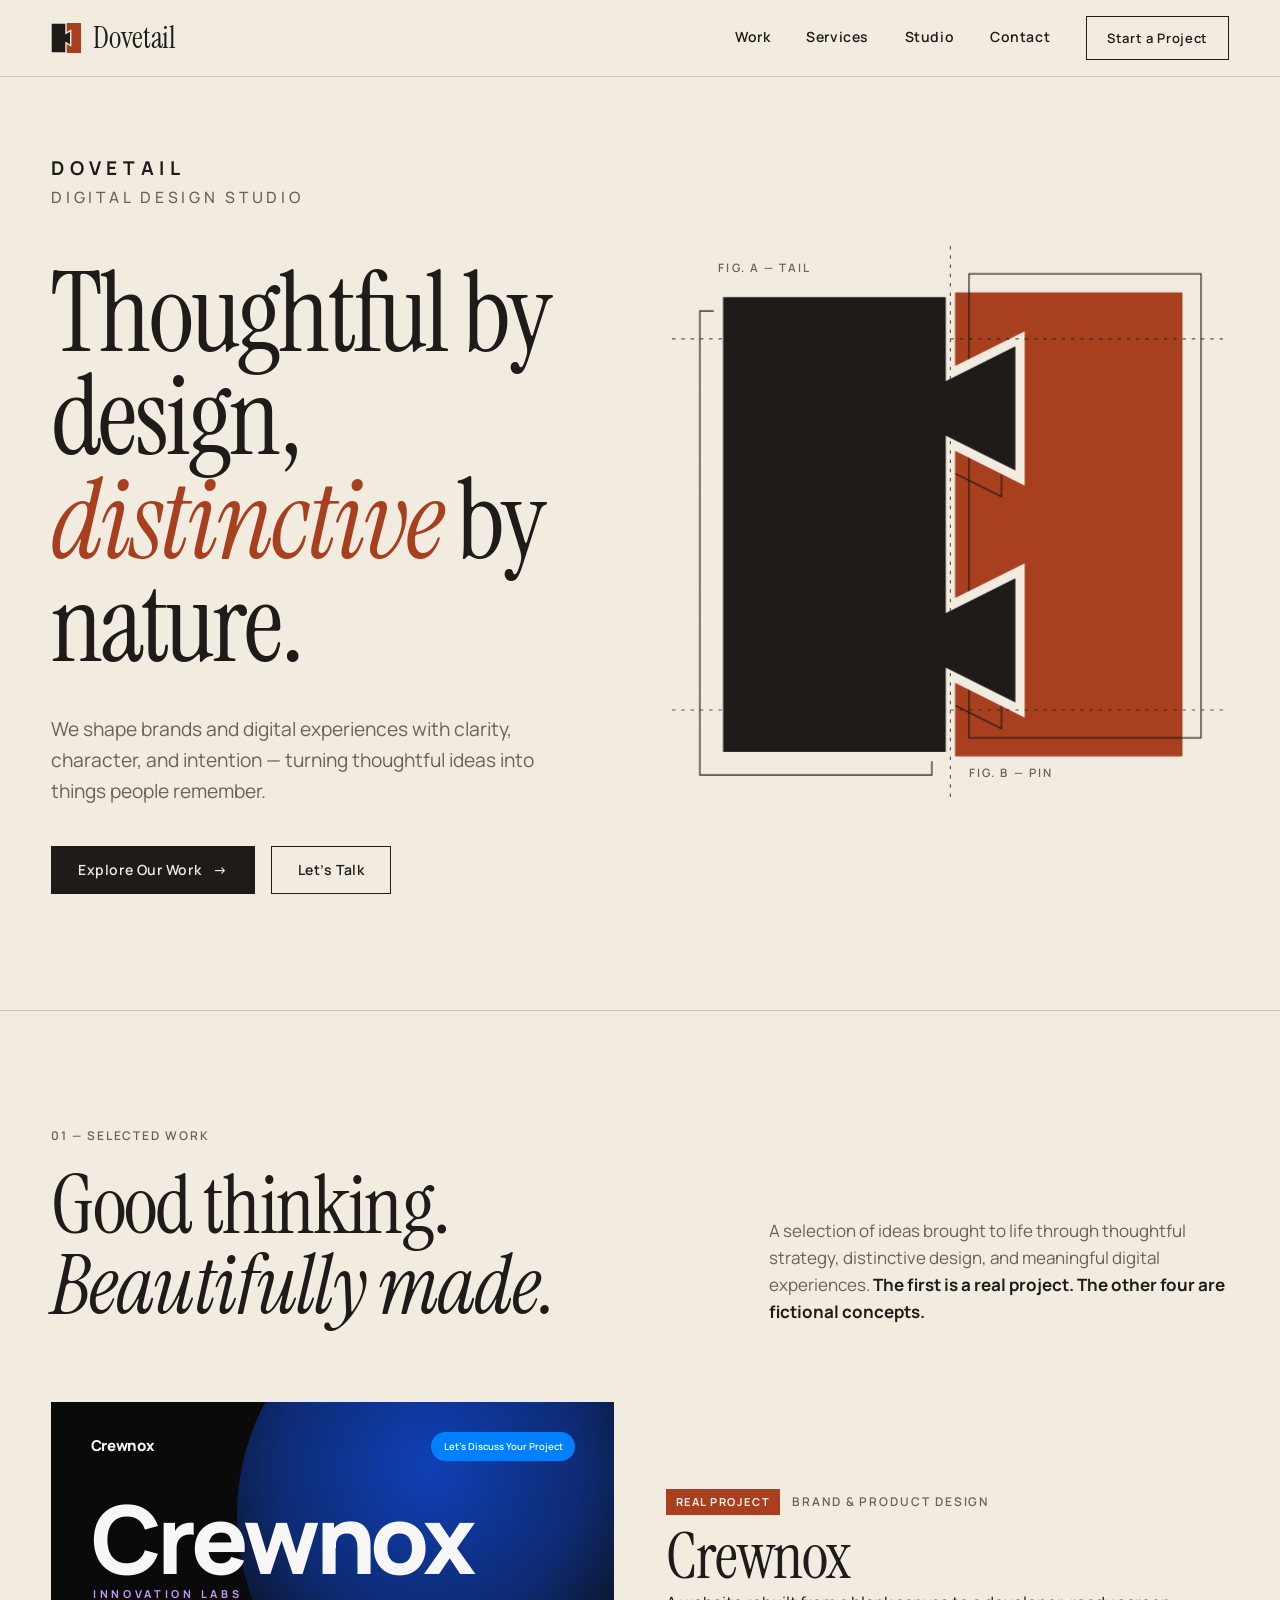
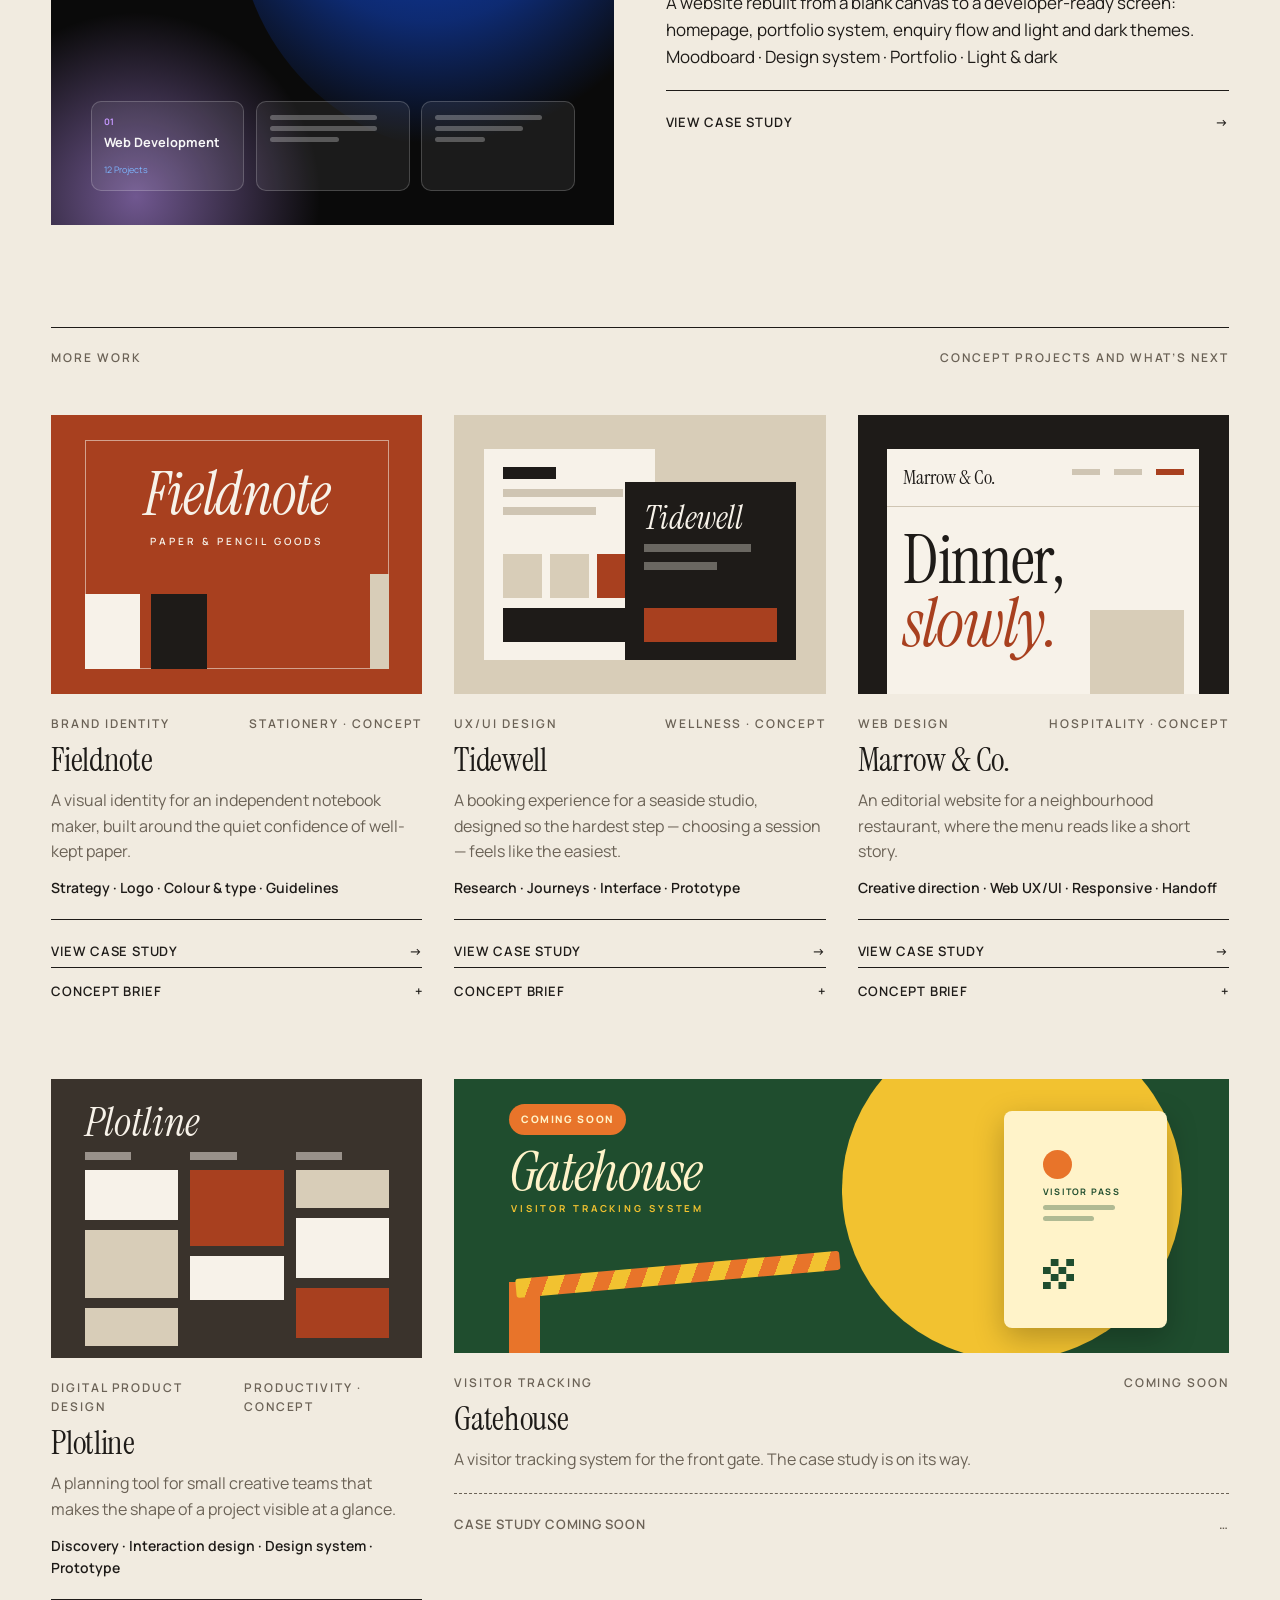
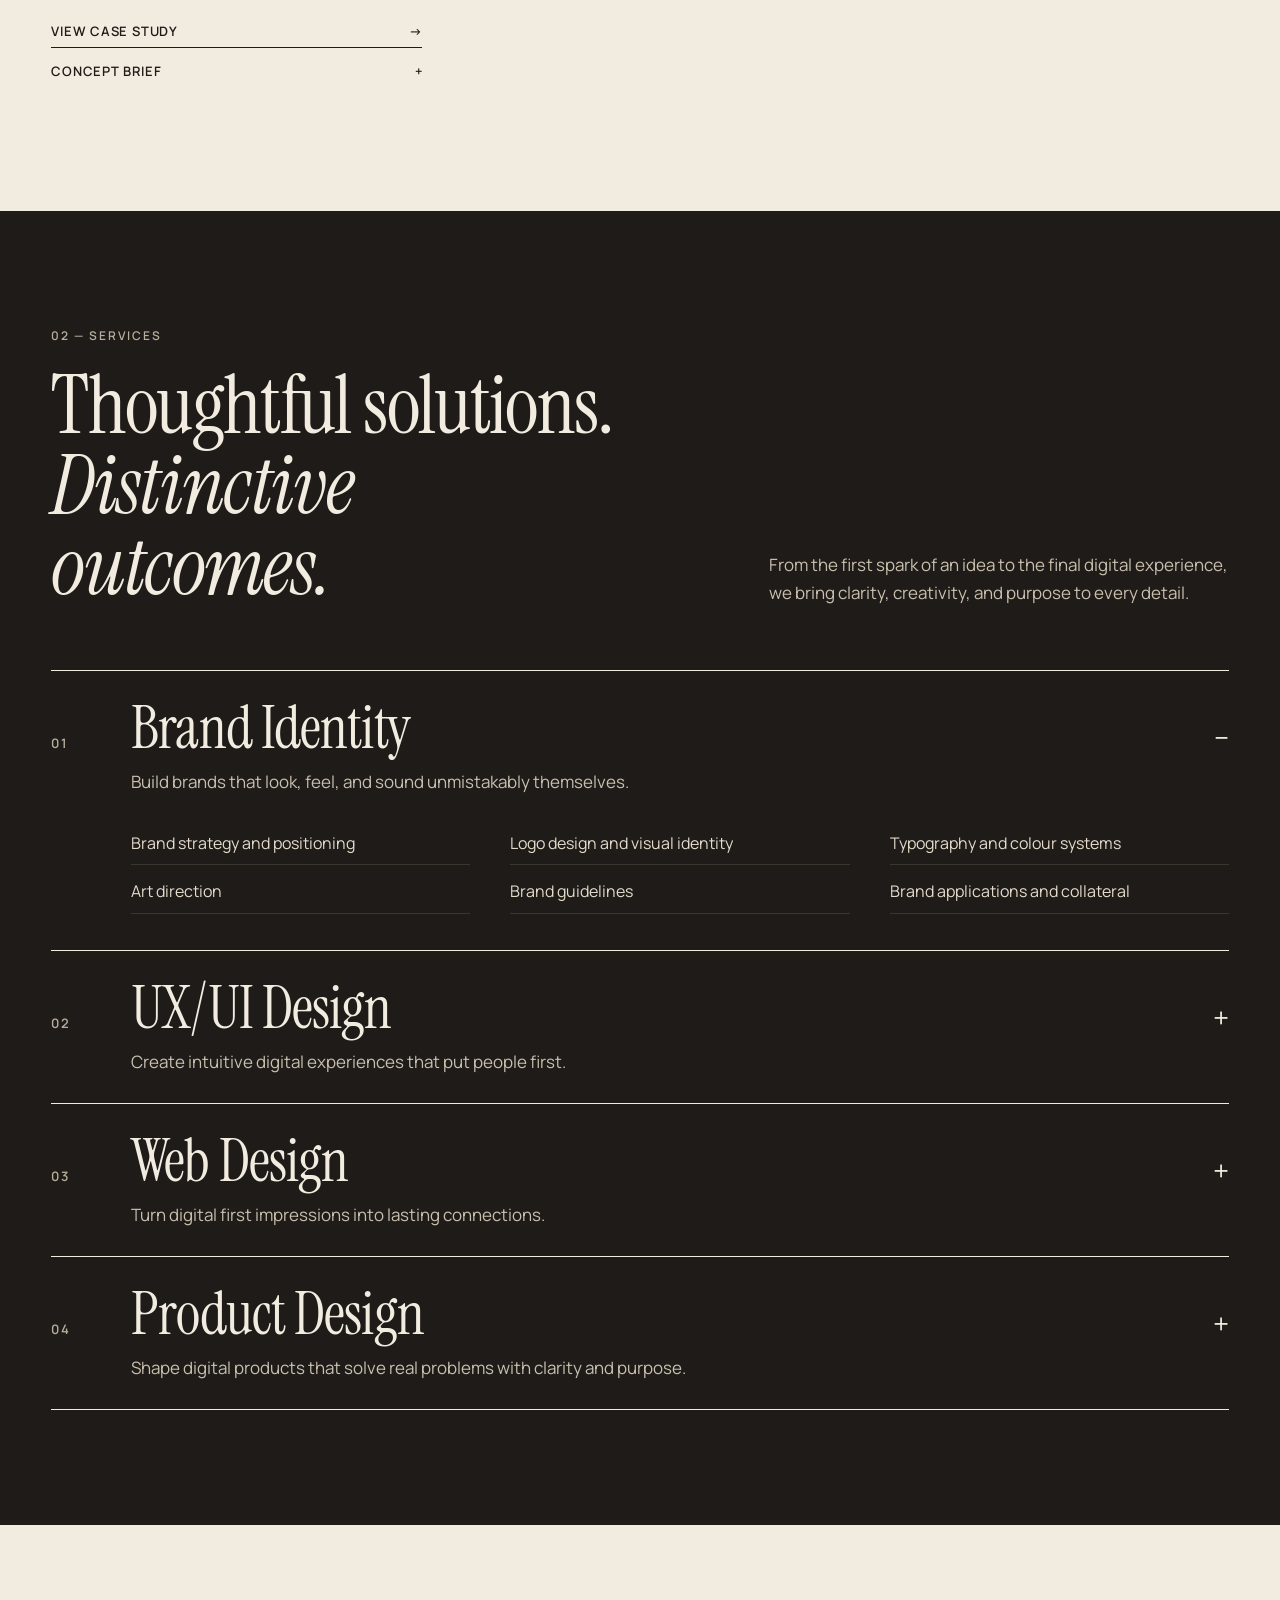
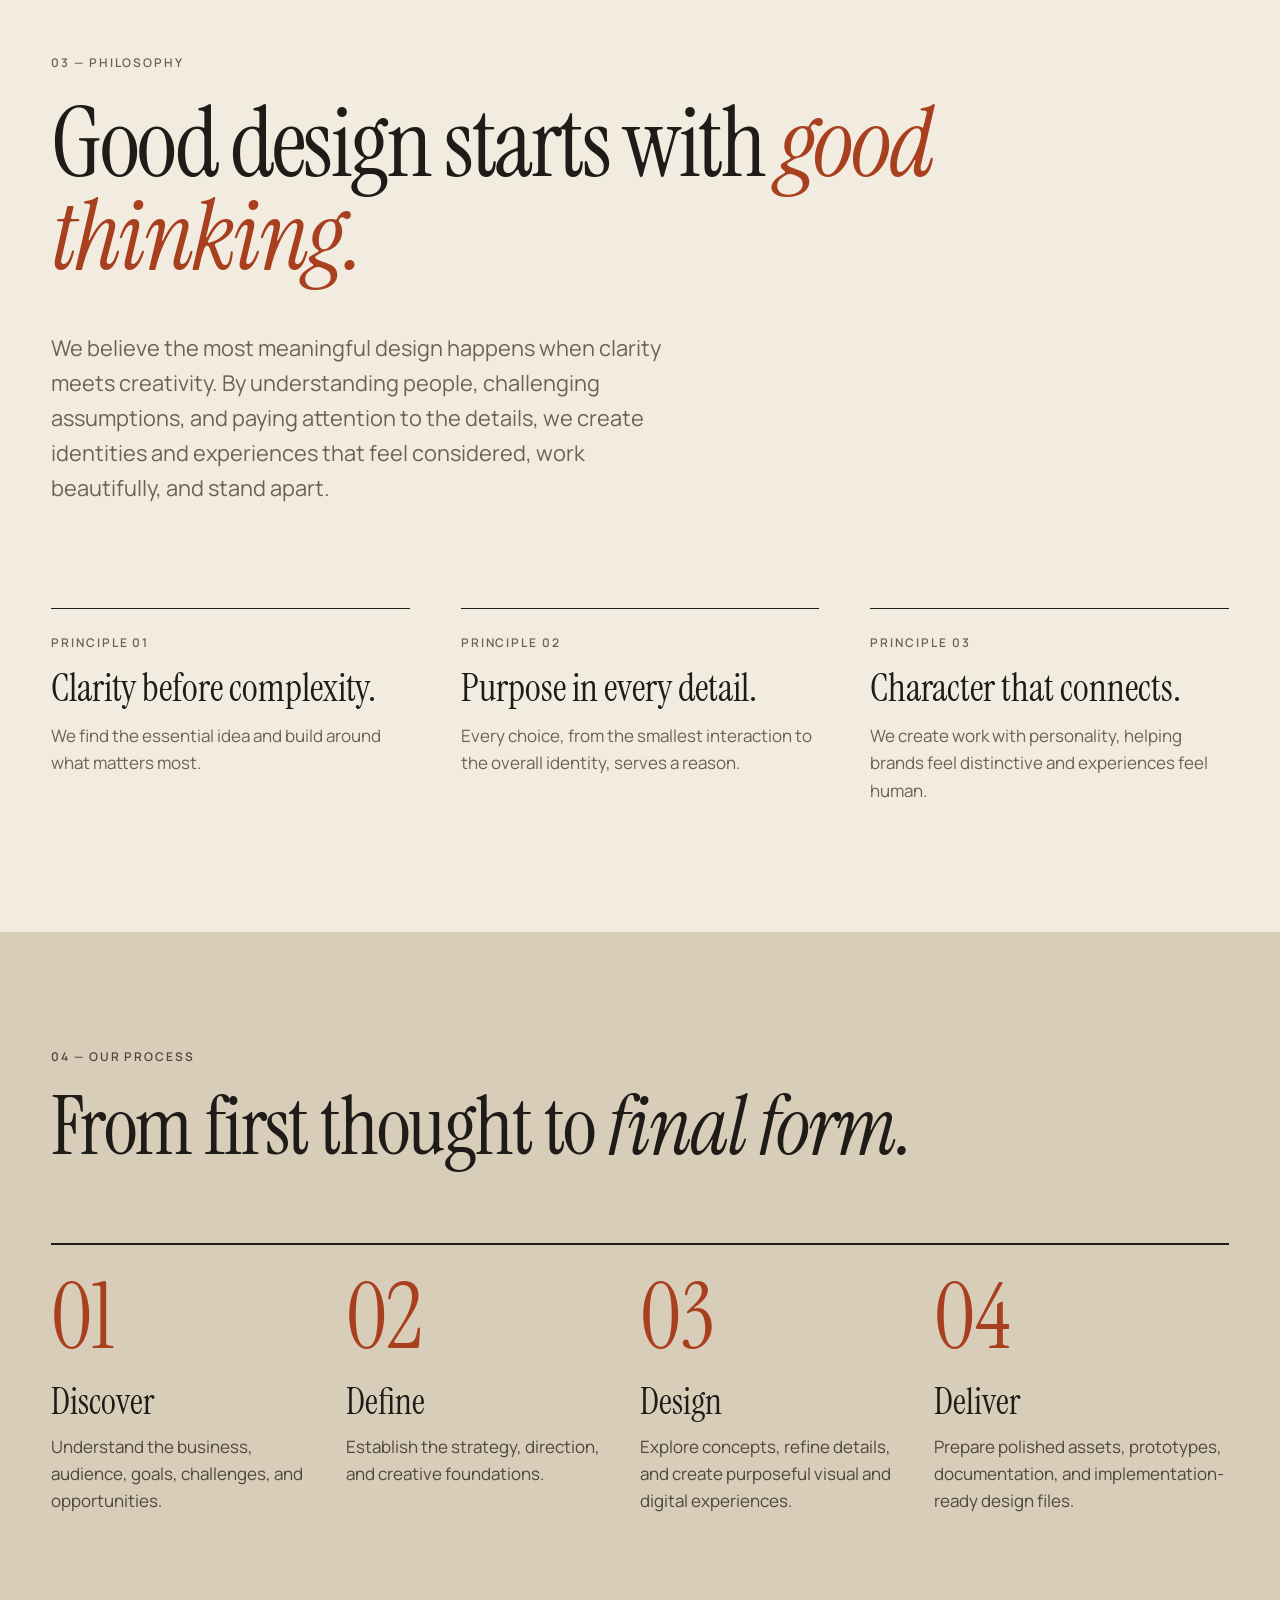
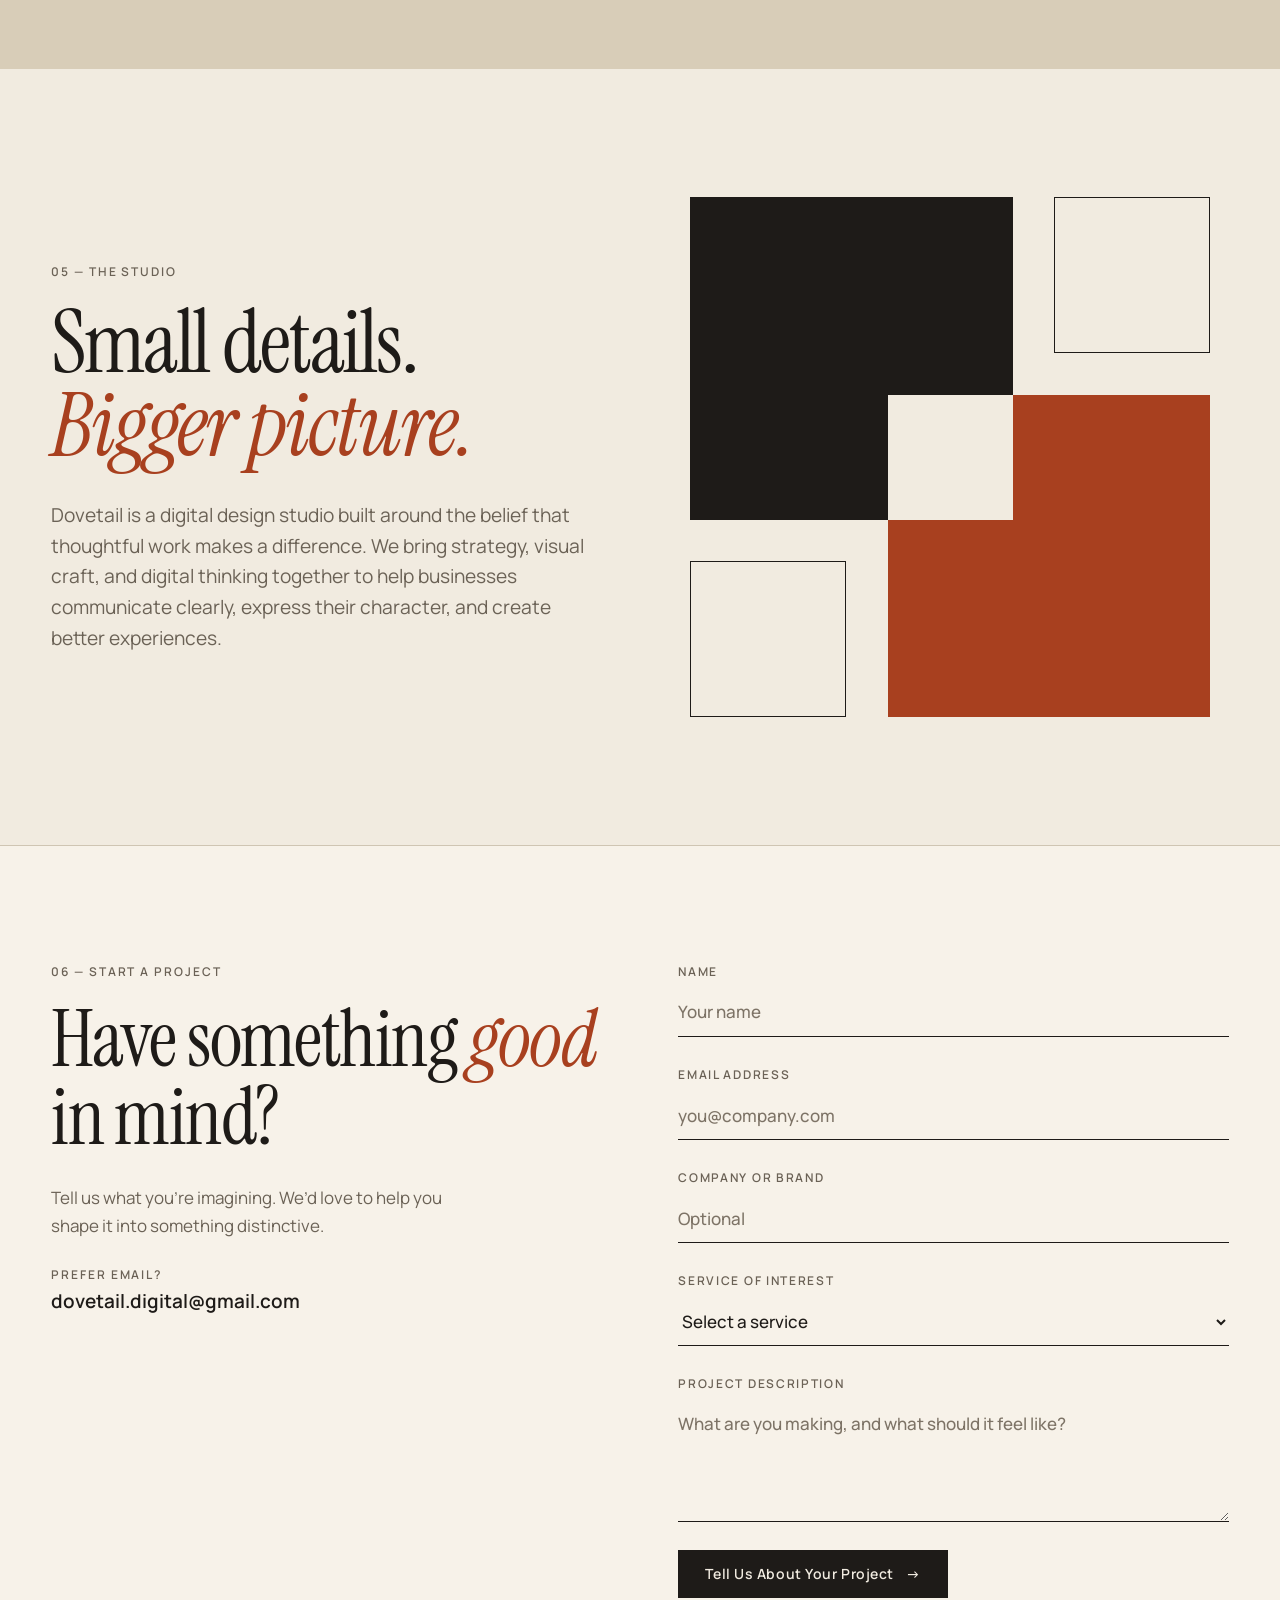
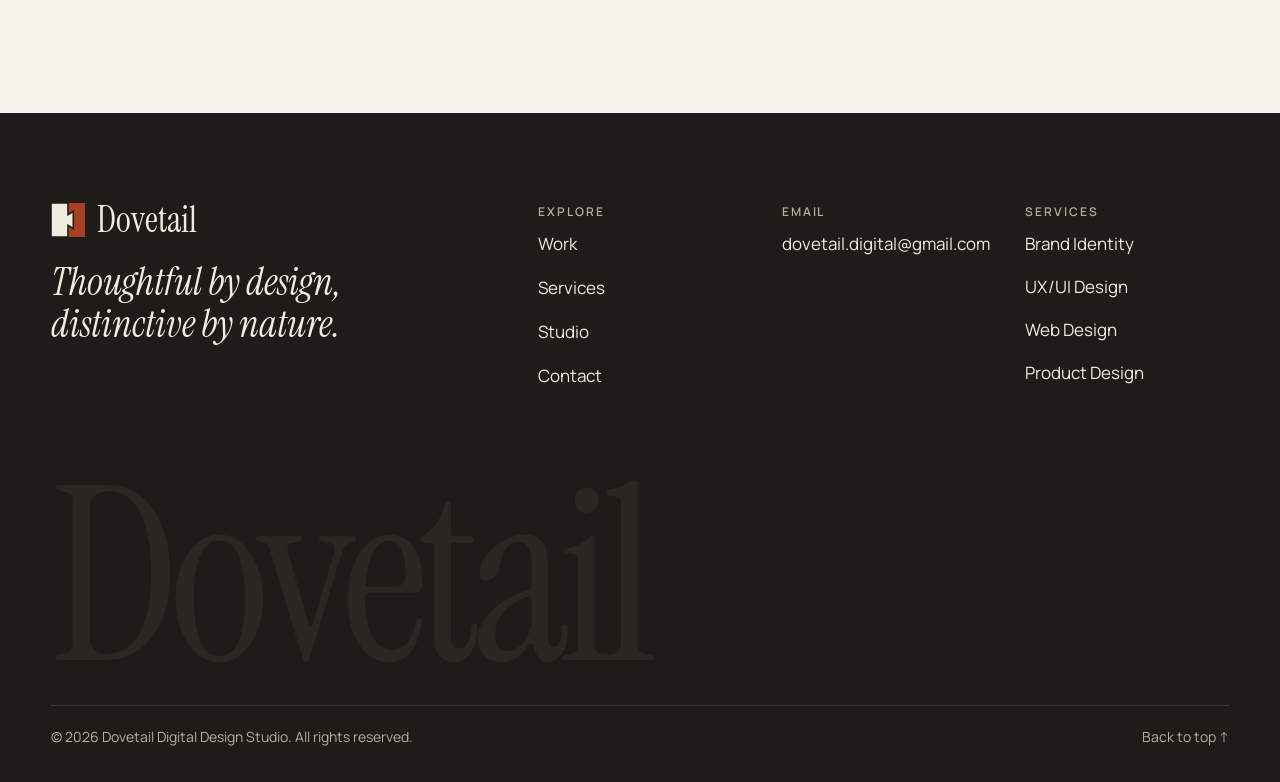
<file: index.html>
<!DOCTYPE html>
<html lang="en">
<head>
<meta charset="utf-8">
<meta name="viewport" content="width=device-width, initial-scale=1">
<title>Dovetail Digital Design Studio</title>
<meta name="description" content="Dovetail is a digital design studio shaping brands and digital experiences with clarity, character, and intention.">
<link rel="preconnect" href="https://fonts.googleapis.com">
<link rel="preconnect" href="https://fonts.gstatic.com" crossorigin>
<link href="https://fonts.googleapis.com/css2?family=Instrument+Serif:ital@0;1&family=Manrope:wght@400;500;600;700&display=swap" rel="stylesheet">
<link rel="stylesheet" href="styles.css">
</head>
<body>

<header class="site-header">
  <div class="wrap">
    <div class="nav-row">
      <a class="brand" href="#top" aria-label="Dovetail Digital Design Studio — home">
        <svg width="30" height="30" viewBox="0 0 32 32" aria-hidden="true"><rect x="16" y="0" width="16" height="32" fill="var(--accent)"/><path d="M0 0H16V11L21 8V24L16 21V32H0Z" fill="#1E1B18" stroke="var(--ground)" stroke-width="1.5"/></svg>
        <span class="serif">Dovetail</span>
      </a>
      <nav class="nav-links" aria-label="Primary">
        <a class="ul" href="#work">Work</a>
        <a class="ul" href="#services">Services</a>
        <a class="ul" href="#studio">Studio</a>
        <a class="ul" href="#contact">Contact</a>
        <a class="cta" href="#contact">Start a Project</a>
      </nav>
      <button class="burger" id="burger" aria-label="Menu" aria-expanded="false" aria-controls="mmenu"><i></i><i></i><i></i></button>
    </div>
    <nav class="mmenu" id="mmenu" aria-label="Mobile" hidden>
      <a href="#work">Work</a>
      <a href="#services">Services</a>
      <a href="#studio">Studio</a>
      <a href="#contact">Contact</a>
      <a href="#contact" class="accent">Start a Project →</a>
    </nav>
  </div>
</header>

<main id="top">

<!-- HERO -->
<section class="hero">
  <div class="wrap">
    <div class="hero-grid">
      <div>
        <p class="kicker hin">DOVETAIL<br><span>DIGITAL DESIGN STUDIO</span></p>
        <h1 class="serif hin" style="animation-delay:.12s">Thoughtful by design, <em>distinctive</em> by nature.</h1>
        <p class="lede hin" style="animation-delay:.24s">We shape brands and digital experiences with clarity, character, and intention — turning thoughtful ideas into things people remember.</p>
        <div class="hero-cta hin" style="animation-delay:.36s">
          <a class="btn" href="#work">Explore Our Work <span class="ar" aria-hidden="true">→</span></a>
          <a class="btn btn2" href="#contact">Let’s Talk</a>
        </div>
      </div>
      <div class="hero-art">
        <svg viewBox="-40 -40 480 480" role="img" aria-label="Two interlocking dovetail joint forms, one charcoal and one terracotta, drawn with fine construction lines">
          <g class="slide-b">
            <rect x="200" y="0" width="200" height="400" fill="var(--accent)"/>
            <rect x="216" y="-16" width="200" height="400" fill="none" stroke="#1E1B18" stroke-width="1"/>
          </g>
          <g class="slide-a">
            <path d="M-16 16H184V86L244 56V176L184 146V286L244 256V376L184 346V416H-16Z" fill="none" stroke="#1E1B18" stroke-width="1"/>
            <path d="M0 0H200V70L260 40V160L200 130V270L260 240V360L200 330V400H0Z" fill="#1E1B18" stroke="var(--ground)" stroke-width="8"/>
          </g>
          <g stroke="#1E1B18" stroke-width="1" stroke-dasharray="3 5" opacity=".7">
            <line x1="-40" y1="40" x2="440" y2="40"/>
            <line x1="-40" y1="360" x2="440" y2="360"/>
            <line x1="200" y1="-40" x2="200" y2="440"/>
          </g>
          <g style="font:600 10px 'Manrope',sans-serif;letter-spacing:.18em" fill="#6B6256">
            <text x="0" y="-18">FIG. A — TAIL</text>
            <text x="216" y="418">FIG. B — PIN</text>
          </g>
        </svg>
      </div>
    </div>
  </div>
</section>

<!-- WORK -->
<section id="work" class="sec">
  <div class="wrap">
    <div class="sec-head rv">
      <div>
        <p class="eyebrow">01 — Selected Work</p>
        <h2 class="serif">Good thinking.<br><em>Beautifully made.</em></h2>
      </div>
      <p class="side">A selection of ideas brought to life through thoughtful strategy, distinctive design, and meaningful digital experiences. <strong style="color:var(--ink)">The first is a real project. The other four are fictional concepts.</strong></p>
    </div>

    <article class="feat rv">
      <a class="art cov-crewnox" href="case-study-crewnox.html" tabindex="-1" aria-hidden="true">
        <div class="inner">
          <div class="cx-glow"></div><div class="cx-glow2"></div>
          <div class="cx-nav"><span class="cx-logo">Crewnox</span><span class="cx-pill">Let’s Discuss Your Project</span></div>
          <div class="cx-title">Crewnox</div>
          <div class="cx-sub">INNOVATION LABS</div>
          <div class="cx-cards">
            <div class="cx-card"><small>01</small><b>Web Development</b><em>12 Projects</em></div>
            <div class="cx-card"><i></i><i></i><i style="width:55%"></i></div>
            <div class="cx-card"><i></i><i style="width:70%"></i><i style="width:40%"></i></div>
          </div>
        </div>
      </a>
      <div>
        <p class="pmeta" style="justify-content:flex-start;gap:12px;margin-top:0"><span class="badge">Real project</span><span class="eyebrow" style="align-self:center">Brand &amp; Product Design</span></p>
        <h3 class="serif">Crewnox</h3>
        <p class="desc">A website rebuilt from a blank canvas to a developer-ready screen: homepage, portfolio system, enquiry flow and light and dark themes.</p>
        <p class="tags">Moodboard · Design system · Portfolio · Light &amp; dark</p>
        <a class="pview" href="case-study-crewnox.html"><span>View case study</span><span aria-hidden="true">→</span></a>
      </div>
    </article>

    <div class="more-head rv"><p class="eyebrow">More work</p><p class="eyebrow">Concept projects and what’s next</p></div>

    <div class="wk">
      <!-- 1 -->
      <article class="pc rv">
        <div class="art" style="background:var(--accent);aspect-ratio:4/5" aria-hidden="true">
          <div class="inner">
            <div class="abs" style="inset:9%;border:1px solid rgba(247,242,233,.55)"></div>
            <div class="abs" style="left:0;right:0;top:18%;text-align:center;color:#F7F2E9">
              <div class="serif" style="font-size:clamp(34px,4.6vw,64px);line-height:1;font-style:italic;letter-spacing:-.02em">Fieldnote</div>
              <div style="font:600 10px/1 'Manrope',sans-serif;letter-spacing:.3em;margin-top:12px">PAPER &amp; PENCIL GOODS</div>
            </div>
            <div class="abs" style="left:9%;bottom:9%;width:15%;aspect-ratio:3/4;background:#F7F2E9"></div>
            <div class="abs" style="left:27%;bottom:9%;width:15%;aspect-ratio:3/4;background:#1E1B18"></div>
            <div class="abs" style="right:9%;bottom:9%;width:5%;height:34%;background:#D8CDB8"></div>
          </div>
        </div>
        <div class="pmeta"><span class="eyebrow">Brand Identity</span><span class="eyebrow">Stationery · Concept</span></div>
        <h3 class="serif">Fieldnote</h3>
        <p class="desc">A visual identity for an independent notebook maker, built around the quiet confidence of well-kept paper.</p>
        <p class="tags">Strategy · Logo · Colour &amp; type · Guidelines</p>
        <a class="pview" href="case-study-fieldnote.html"><span>View case study</span><span aria-hidden="true">→</span></a>
        <div class="pbtn-wrap"><button class="pbtn" aria-expanded="false" aria-controls="b1" data-toggle="b1"><span>Concept brief</span><span aria-hidden="true" data-sign>+</span></button></div>
        <p class="brief" id="b1" hidden>The idea: a stationery brand should feel like the page it sells. A restrained wordmark, an italic voice for moments of warmth, and one earthy colour carried across covers, labels and packaging. This is an invented concept, not a real client engagement.</p>
      </article>

      <!-- 2 -->
      <article class="pc rv">
        <div class="art" style="background:#D8CDB8;aspect-ratio:5/4" aria-hidden="true">
          <div class="inner">
            <div class="abs flex-col" style="left:8%;top:12%;width:46%;height:76%;background:#F7F2E9;padding:5%">
              <div style="height:12px;width:40%;background:#1E1B18"></div>
              <div style="height:8px;width:90%;background:#CFC5B3"></div>
              <div style="height:8px;width:70%;background:#CFC5B3"></div>
              <div style="margin-top:auto;display:grid;grid-template-columns:repeat(3,1fr);gap:8px">
                <div style="height:44px;background:#D8CDB8"></div><div style="height:44px;background:#D8CDB8"></div><div style="height:44px;background:var(--accent)"></div>
              </div>
              <div style="height:34px;background:#1E1B18"></div>
            </div>
            <div class="abs flex-col" style="left:46%;top:24%;width:46%;height:64%;background:#1E1B18;padding:5%">
              <div class="serif" style="color:#F7F2E9;font-size:clamp(22px,2.6vw,38px);line-height:1;font-style:italic">Tidewell</div>
              <div style="height:8px;width:80%;background:rgba(247,242,233,.35)"></div>
              <div style="height:8px;width:55%;background:rgba(247,242,233,.35)"></div>
              <div style="margin-top:auto;height:34px;background:var(--accent)"></div>
            </div>
          </div>
        </div>
        <div class="pmeta"><span class="eyebrow">UX/UI Design</span><span class="eyebrow">Wellness · Concept</span></div>
        <h3 class="serif">Tidewell</h3>
        <p class="desc">A booking experience for a seaside studio, designed so the hardest step — choosing a session — feels like the easiest.</p>
        <p class="tags">Research · Journeys · Interface · Prototype</p>
        <a class="pview" href="case-study-tidewell.html"><span>View case study</span><span aria-hidden="true">→</span></a>
        <div class="pbtn-wrap"><button class="pbtn" aria-expanded="false" aria-controls="b2" data-toggle="b2"><span>Concept brief</span><span aria-hidden="true" data-sign>+</span></button></div>
        <p class="brief" id="b2" hidden>The idea: reduce booking to one decision per screen. Calm contrast, generous touch targets and plain language throughout. This is an invented concept, not a real client engagement.</p>
      </article>

      <!-- 3 -->
      <article class="pc rv">
        <div class="art" style="background:#1E1B18;aspect-ratio:5/4" aria-hidden="true">
          <div class="inner">
            <div class="abs" style="left:8%;right:8%;top:12%;bottom:0;background:#F7F2E9">
              <div style="display:flex;justify-content:space-between;padding:4% 5%;border-bottom:1px solid #CFC5B3">
                <div class="serif" style="font-size:clamp(14px,1.6vw,22px)">Marrow &amp; Co.</div>
                <div style="display:flex;gap:14px"><div style="width:28px;height:6px;margin-top:8px;background:#CFC5B3"></div><div style="width:28px;height:6px;margin-top:8px;background:#CFC5B3"></div><div style="width:28px;height:6px;margin-top:8px;background:var(--accent)"></div></div>
              </div>
              <div class="serif" style="padding:7% 5% 0;font-size:clamp(34px,5.2vw,76px);line-height:.95;letter-spacing:-.02em">Dinner,<br><em class="accent">slowly.</em></div>
              <div class="abs" style="right:5%;bottom:0;width:30%;height:34%;background:#D8CDB8"></div>
            </div>
          </div>
        </div>
        <div class="pmeta"><span class="eyebrow">Web Design</span><span class="eyebrow">Hospitality · Concept</span></div>
        <h3 class="serif">Marrow &amp; Co.</h3>
        <p class="desc">An editorial website for a neighbourhood restaurant, where the menu reads like a short story.</p>
        <p class="tags">Creative direction · Web UX/UI · Responsive · Handoff</p>
        <a class="pview" href="case-study-marrow-and-co.html"><span>View case study</span><span aria-hidden="true">→</span></a>
        <div class="pbtn-wrap"><button class="pbtn" aria-expanded="false" aria-controls="b3" data-toggle="b3"><span>Concept brief</span><span aria-hidden="true" data-sign>+</span></button></div>
        <p class="brief" id="b3" hidden>The idea: large type, slow pacing, and a reservation path that never leaves the first screen. Built to be handed to a developer with every state specified. This is an invented concept, not a real client engagement.</p>
      </article>

      <!-- 4 -->
      <article class="pc rv">
        <div class="art" style="background:#3A332C;aspect-ratio:4/5" aria-hidden="true">
          <div class="inner">
            <div class="serif abs" style="left:9%;top:8%;color:#F7F2E9;font-size:clamp(26px,3.2vw,44px);font-style:italic;line-height:1">Plotline</div>
            <div class="abs" style="left:9%;right:9%;top:26%;bottom:7%;display:grid;grid-template-columns:repeat(3,1fr);gap:12px;align-items:start">
              <div class="flex-col"><div style="height:8px;width:50%;background:rgba(247,242,233,.5)"></div><div style="height:50px;background:#F7F2E9"></div><div style="height:68px;background:#D8CDB8"></div><div style="height:38px;background:#D8CDB8"></div></div>
              <div class="flex-col"><div style="height:8px;width:50%;background:rgba(247,242,233,.5)"></div><div style="height:76px;background:var(--accent)"></div><div style="height:44px;background:#F7F2E9"></div></div>
              <div class="flex-col"><div style="height:8px;width:50%;background:rgba(247,242,233,.5)"></div><div style="height:38px;background:#D8CDB8"></div><div style="height:60px;background:#F7F2E9"></div><div style="height:50px;background:var(--accent)"></div></div>
            </div>
          </div>
        </div>
        <div class="pmeta"><span class="eyebrow">Digital Product Design</span><span class="eyebrow">Productivity · Concept</span></div>
        <h3 class="serif">Plotline</h3>
        <p class="desc">A planning tool for small creative teams that makes the shape of a project visible at a glance.</p>
        <p class="tags">Discovery · Interaction design · Design system · Prototype</p>
        <a class="pview" href="case-study-plotline.html"><span>View case study</span><span aria-hidden="true">→</span></a>
        <div class="pbtn-wrap"><button class="pbtn" aria-expanded="false" aria-controls="b4" data-toggle="b4"><span>Concept brief</span><span aria-hidden="true" data-sign>+</span></button></div>
        <p class="brief" id="b4" hidden>The idea: fewer views, each one doing a clear job. A compact component system keeps dense screens readable on desktop and phone alike. This is an invented concept, not a real client engagement.</p>
      </article>

      <!-- 5 coming soon -->
      <article class="pc rv wide soon">
        <div class="art cov-gate" aria-hidden="true">
          <div class="inner">
            <div class="gt-sun"></div>
            <div class="gt-post"></div>
            <div class="gt-arm"></div>
            <div class="gt-pass"><i class="gt-photo"></i><b>VISITOR PASS</b><i></i><i style="width:60%"></i><div class="gt-qr"></div></div>
            <div class="gt-name serif">Gatehouse</div>
            <div class="gt-sub">VISITOR TRACKING SYSTEM</div>
            <span class="gt-badge">Coming soon</span>
          </div>
        </div>
        <div class="pmeta"><span class="eyebrow">Visitor Tracking</span><span class="eyebrow">Coming soon</span></div>
        <h3 class="serif">Gatehouse</h3>
        <p class="desc">A visitor tracking system for the front gate. The case study is on its way.</p>
        <p class="soon-row"><span>Case study coming soon</span><span aria-hidden="true">…</span></p>
      </article>

    </div>
  </div>
</section>

<!-- SERVICES -->
<section id="services" class="sec">
  <div class="wrap">
    <div class="sec-head rv" style="margin-bottom:clamp(40px,5vw,72px)">
      <div>
        <p class="eyebrow">02 — Services</p>
        <h2 class="serif">Thoughtful solutions.<br><em>Distinctive outcomes.</em></h2>
      </div>
      <p class="side">From the first spark of an idea to the final digital experience, we bring clarity, creativity, and purpose to every detail.</p>
    </div>
    <div class="slist rv" id="services-list"></div>
  </div>
</section>

<!-- PHILOSOPHY -->
<section id="studio">
  <div class="wrap">
    <p class="eyebrow rv">03 — Philosophy</p>
    <h2 class="serif rv">Good design starts with <em class="accent">good thinking.</em></h2>
    <p class="lead rv">We believe the most meaningful design happens when clarity meets creativity. By understanding people, challenging assumptions, and paying attention to the details, we create identities and experiences that feel considered, work beautifully, and stand apart.</p>
    <div class="principles rv">
      <div><p class="eyebrow">Principle 01</p><h3 class="serif">Clarity before complexity.</h3><p class="t">We find the essential idea and build around what matters most.</p></div>
      <div><p class="eyebrow">Principle 02</p><h3 class="serif">Purpose in every detail.</h3><p class="t">Every choice, from the smallest interaction to the overall identity, serves a reason.</p></div>
      <div><p class="eyebrow">Principle 03</p><h3 class="serif">Character that connects.</h3><p class="t">We create work with personality, helping brands feel distinctive and experiences feel human.</p></div>
    </div>
  </div>
</section>

<!-- PROCESS -->
<section id="process" class="sec">
  <div class="wrap">
    <p class="eyebrow rv">04 — Our Process</p>
    <h2 class="serif rv" style="font-size:clamp(44px,6.4vw,92px);line-height:.98;letter-spacing:-.02em;margin-top:20px;max-width:900px">From first thought to <em>final form.</em></h2>
    <ol class="steps rv">
      <li><div class="serif n">01</div><h3 class="serif">Discover</h3><p>Understand the business, audience, goals, challenges, and opportunities.</p></li>
      <li><div class="serif n">02</div><h3 class="serif">Define</h3><p>Establish the strategy, direction, and creative foundations.</p></li>
      <li><div class="serif n">03</div><h3 class="serif">Design</h3><p>Explore concepts, refine details, and create purposeful visual and digital experiences.</p></li>
      <li><div class="serif n">04</div><h3 class="serif">Deliver</h3><p>Prepare polished assets, prototypes, documentation, and implementation-ready design files.</p></li>
    </ol>
  </div>
</section>

<!-- STUDIO INTRO -->
<section class="intro">
  <div class="wrap">
    <div class="intro-grid">
      <div class="rv">
        <p class="eyebrow">05 — The Studio</p>
        <h2 class="serif">Small details.<br><em class="accent">Bigger picture.</em></h2>
        <p class="t">Dovetail is a digital design studio built around the belief that thoughtful work makes a difference. We bring strategy, visual craft, and digital thinking together to help businesses communicate clearly, express their character, and create better experiences.</p>
      </div>
      <div class="mark rv" aria-hidden="true">
        <div class="abs" style="left:0;top:0;width:62%;height:62%;background:#1E1B18"></div>
        <div class="abs" style="right:0;bottom:0;width:62%;height:62%;background:var(--accent)"></div>
        <div class="abs" style="left:38%;top:38%;width:24%;height:24%;background:var(--ground)"></div>
        <div class="abs" style="left:0;bottom:0;width:30%;height:30%;border:1px solid #1E1B18"></div>
        <div class="abs" style="right:0;top:0;width:30%;height:30%;border:1px solid #1E1B18"></div>
      </div>
    </div>
  </div>
</section>

<!-- CONTACT -->
<section id="contact" class="sec">
  <div class="wrap">
    <div class="contact-grid">
      <div class="rv">
        <p class="eyebrow">06 — Start a Project</p>
        <h2 class="serif">Have something <em class="accent">good</em> in mind?</h2>
        <p style="max-width:440px;margin-top:28px;color:var(--muted)">Tell us what you’re imagining. We’d love to help you shape it into something distinctive.</p>
        <p style="margin-top:20px"><span class="eyebrow">Prefer email?</span><br><a class="ul" href="mailto:dovetail.digital@gmail.com" style="font-weight:600;font-size:19px">dovetail.digital@gmail.com</a></p>
      </div>
      <div>
        <div class="thanks" id="thanks" role="status" hidden>
          <p class="eyebrow accent">Almost there</p>
          <h3 class="serif" style="font-size:clamp(36px,4vw,56px);line-height:1;margin-top:14px">Thank you, <em id="t-name"></em>.</h3>
          <p style="margin-top:16px;color:var(--muted)">Your email app should have opened with your message ready to send. If it didn’t, write to us at <a class="ul" href="mailto:dovetail.digital@gmail.com">dovetail.digital@gmail.com</a>. We’ll reply to <span id="t-email"></span>.</p>
          <button class="btn btn2" id="reset" type="button" style="margin-top:28px">Send another</button>
        </div>
        <form id="form" aria-label="Project enquiry" novalidate>
          <div class="field">
            <label for="f-name">Name</label>
            <input id="f-name" name="name" type="text" autocomplete="name" placeholder="Your name">
            <span class="err" id="e-name" hidden>Please tell us your name.</span>
          </div>
          <div class="field">
            <label for="f-email">Email address</label>
            <input id="f-email" name="email" type="text" inputmode="email" autocomplete="email" placeholder="you@company.com">
            <span class="err" id="e-email" hidden>Please enter a valid email address.</span>
          </div>
          <div class="field">
            <label for="f-co">Company or brand</label>
            <input id="f-co" name="company" type="text" autocomplete="organization" placeholder="Optional">
          </div>
          <div class="field">
            <label for="f-svc">Service of interest</label>
            <select id="f-svc" name="service">
              <option value="">Select a service</option>
              <option>Brand Identity</option>
              <option>UX/UI Design</option>
              <option>Web Design</option>
              <option>Product Design</option>
              <option>Not sure yet</option>
            </select>
          </div>
          <div class="field">
            <label for="f-msg">Project description</label>
            <textarea id="f-msg" name="message" placeholder="What are you making, and what should it feel like?"></textarea>
            <span class="err" id="e-msg" hidden>A few words about the project will help us a lot.</span>
          </div>
          <div><button class="btn" type="submit">Tell Us About Your Project <span class="ar" aria-hidden="true">→</span></button></div>
        </form>
      </div>
    </div>
  </div>
</section>

</main>

<footer>
  <div class="wrap">
    <div class="fgrid">
      <div class="fbrand">
        <div style="display:flex;align-items:center;gap:12px">
          <svg width="34" height="34" viewBox="0 0 32 32" aria-hidden="true"><rect x="16" y="0" width="16" height="32" fill="var(--accent)"/><path d="M0 0H16V11L21 8V24L16 21V32H0Z" fill="var(--ground)" stroke="#1E1B18" stroke-width="1.5"/></svg>
          <span class="serif" style="font-size:36px;line-height:1">Dovetail</span>
        </div>
        <p class="serif" style="font-size:clamp(26px,3vw,38px);line-height:1.1;margin-top:24px;max-width:420px;font-style:italic">Thoughtful by design, distinctive by nature.</p>
      </div>
      <nav aria-label="Footer">
        <p class="eyebrow">Explore</p>
        <a class="flink ul" href="#work">Work</a><br>
        <a class="flink ul" href="#services">Services</a><br>
        <a class="flink ul" href="#studio">Studio</a><br>
        <a class="flink ul" href="#contact">Contact</a>
      </nav>
      <div>
        <p class="eyebrow">Email</p>
        <a class="flink ul" href="mailto:dovetail.digital@gmail.com">dovetail.digital@gmail.com</a>
      </div>
      <div>
        <p class="eyebrow">Services</p>
        <p style="padding:8px 0">Brand Identity</p>
        <p style="padding:8px 0">UX/UI Design</p>
        <p style="padding:8px 0">Web Design</p>
        <p style="padding:8px 0">Product Design</p>
      </div>
    </div>
    <div class="serif fbig" aria-hidden="true">Dovetail</div>
    <div class="fbase">
      <span>© 2026 Dovetail Digital Design Studio. All rights reserved.</span>
      <a class="ul" href="#top">Back to top ↑</a>
    </div>
  </div>
</footer>

<script src="script.js"></script>
</body>
</html>
</file>
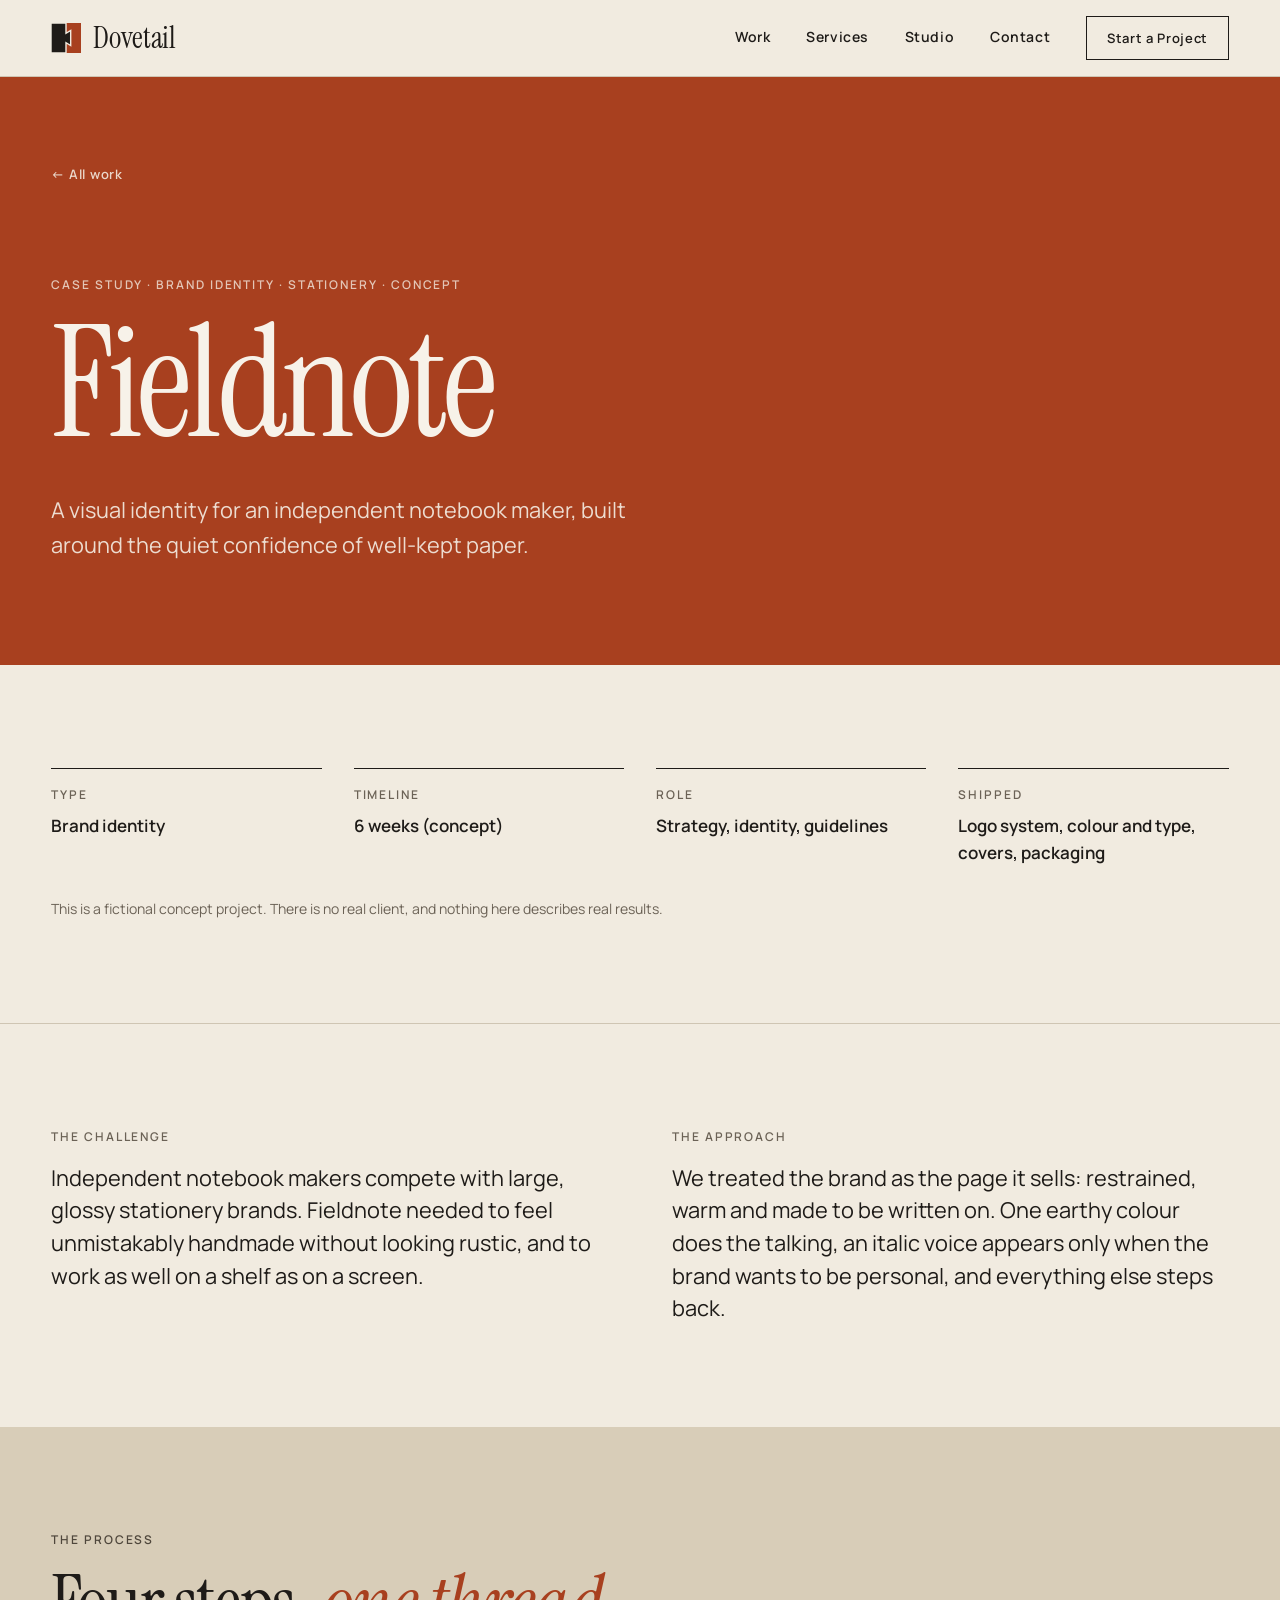
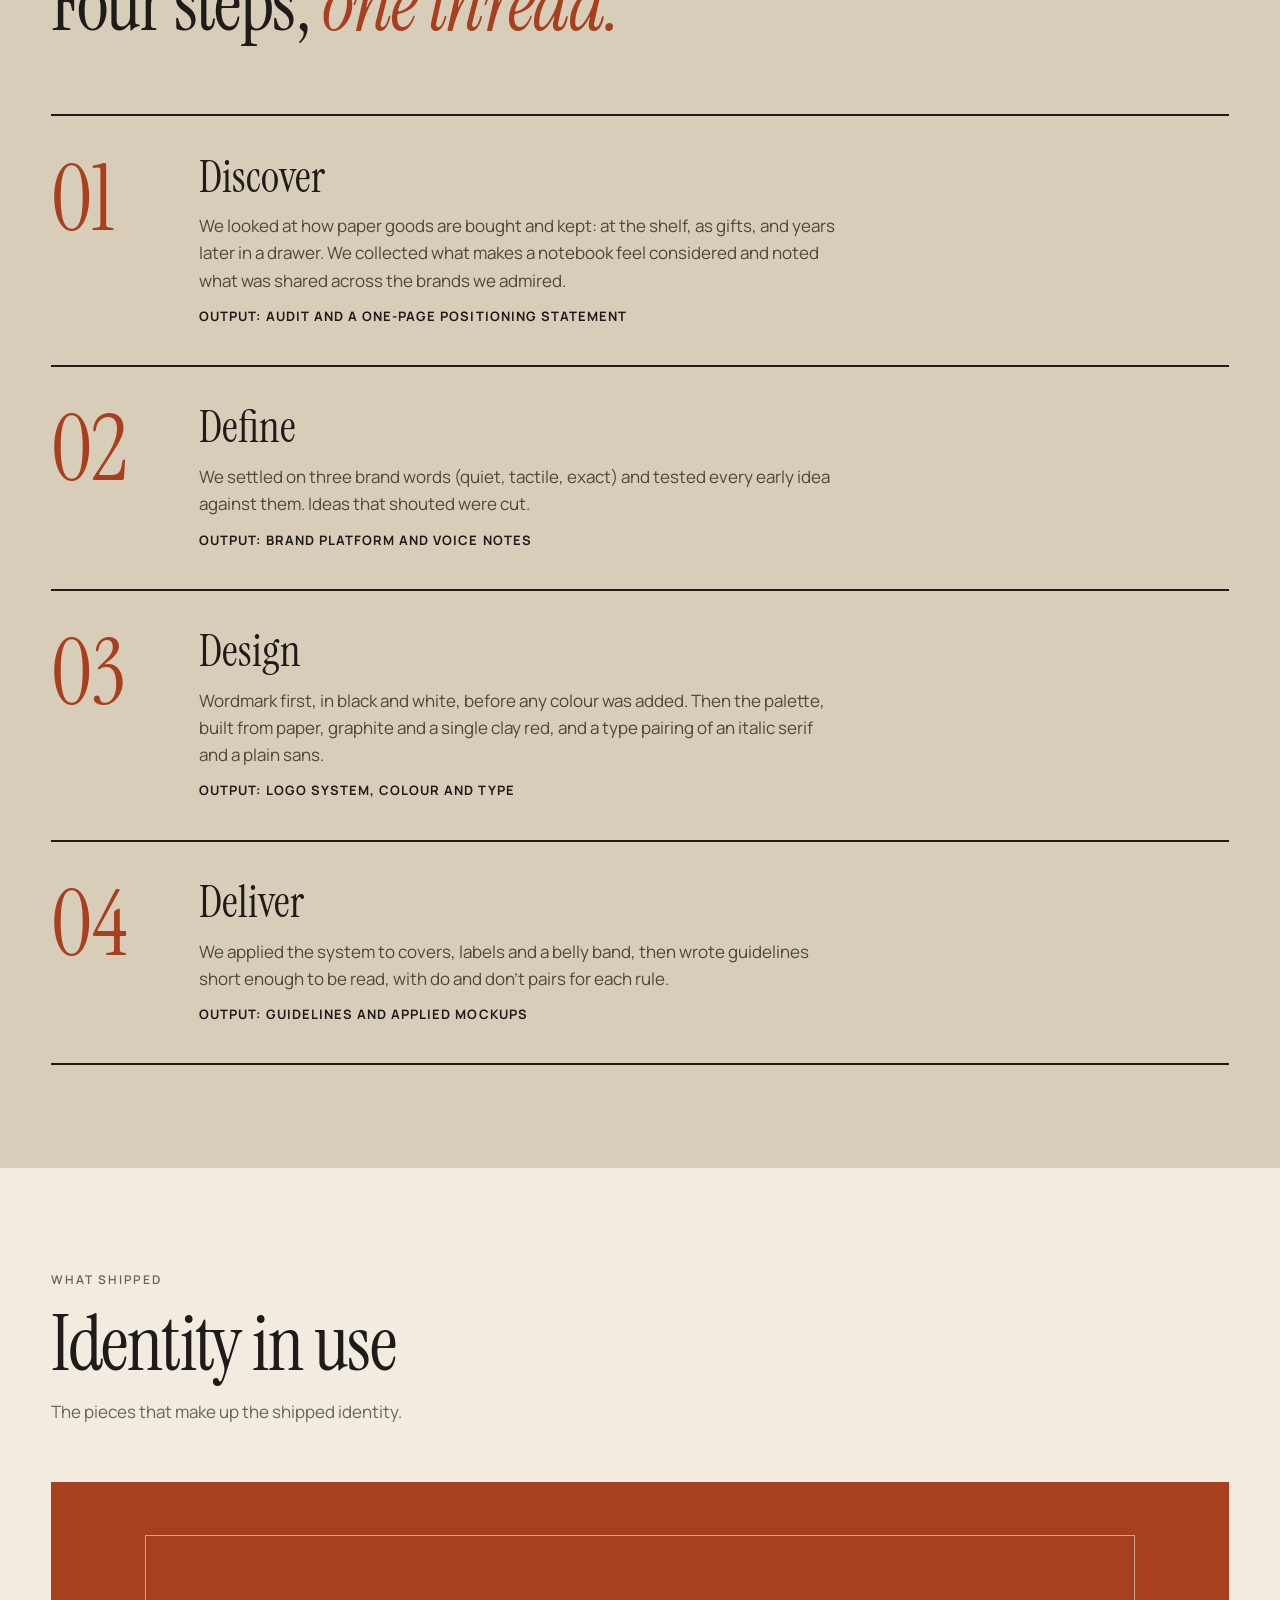
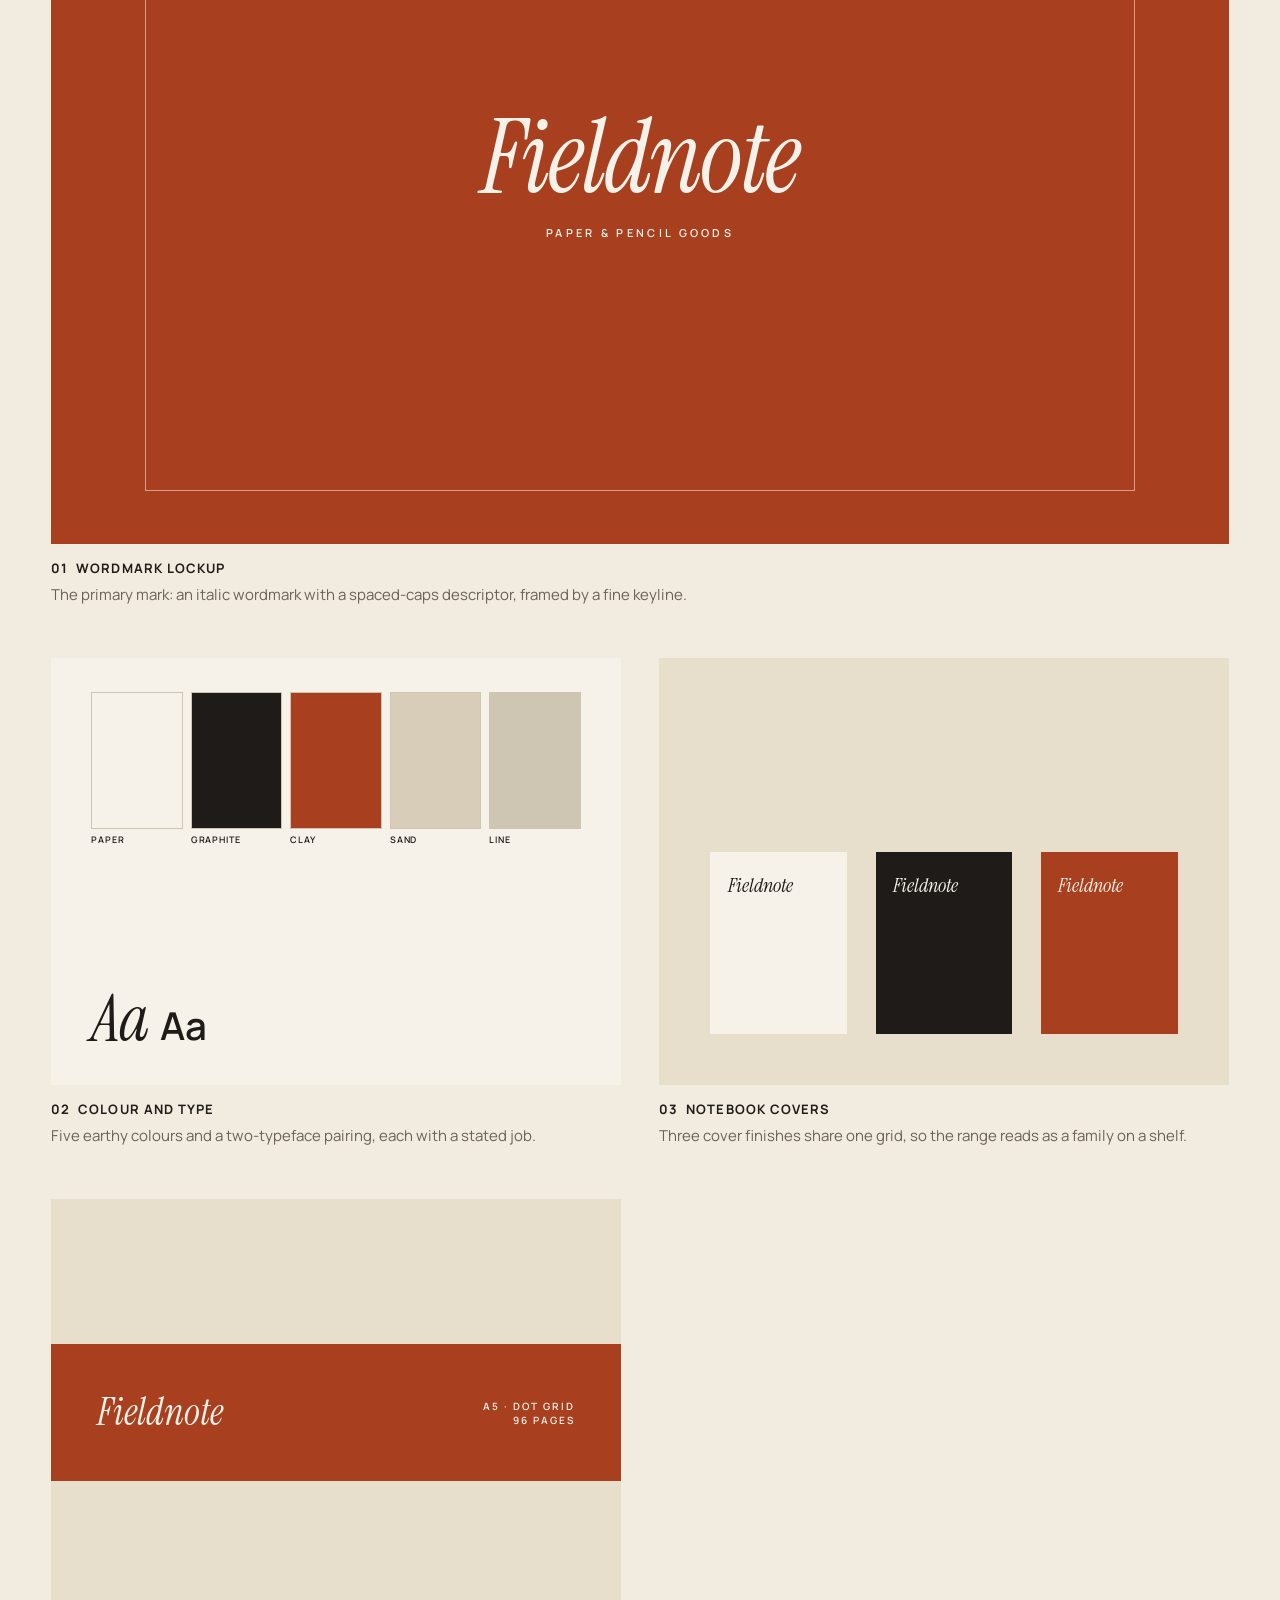
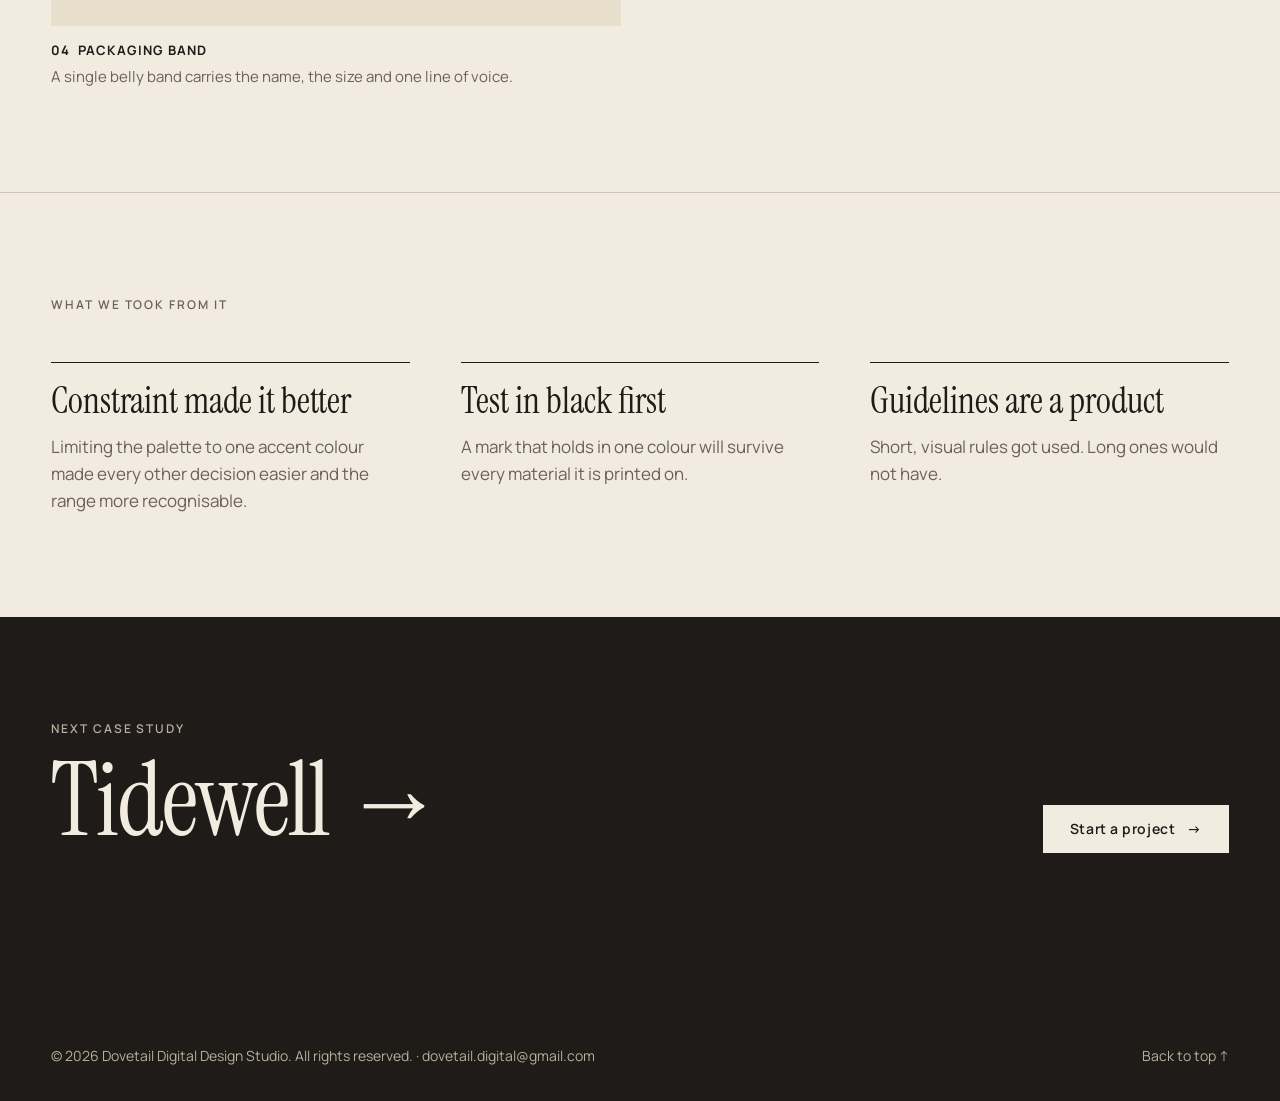
<file: case-study-fieldnote.html>
<!DOCTYPE html>
<html lang="en">
<head>
<meta charset="utf-8">
<meta name="viewport" content="width=device-width, initial-scale=1">
<title>Fieldnote — Case study · Dovetail</title>
<meta name="description" content="Case study: A visual identity for an independent notebook maker, built around the quiet confidence of well-kept paper.">
<link rel="preconnect" href="https://fonts.googleapis.com">
<link rel="preconnect" href="https://fonts.gstatic.com" crossorigin>
<link href="https://fonts.googleapis.com/css2?family=Instrument+Serif:ital@0;1&family=Manrope:wght@400;500;600;700&display=swap" rel="stylesheet">
<link rel="stylesheet" href="styles.css">
</head>
<body>

<header class="site-header">
  <div class="wrap">
    <div class="nav-row">
      <a class="brand" href="index.html" aria-label="Dovetail Digital Design Studio — home">
        <svg width="30" height="30" viewBox="0 0 32 32" aria-hidden="true"><rect x="16" y="0" width="16" height="32" fill="var(--accent)"/><path d="M0 0H16V11L21 8V24L16 21V32H0Z" fill="#1E1B18" stroke="var(--ground)" stroke-width="1.5"/></svg>
        <span class="serif">Dovetail</span>
      </a>
      <nav class="nav-links" aria-label="Primary">
        <a class="ul" href="index.html#work" aria-current="page">Work</a>
        <a class="ul" href="index.html#services">Services</a>
        <a class="ul" href="index.html#studio">Studio</a>
        <a class="ul" href="index.html#contact">Contact</a>
        <a class="cta" href="index.html#contact">Start a Project</a>
      </nav>
      <button class="burger" id="burger" aria-label="Menu" aria-expanded="false" aria-controls="mmenu"><i></i><i></i><i></i></button>
    </div>
    <nav class="mmenu" id="mmenu" aria-label="Mobile" hidden>
      <a href="index.html#work">Work</a>
      <a href="index.html#services">Services</a>
      <a href="index.html#studio">Studio</a>
      <a href="index.html#contact">Contact</a>
      <a href="index.html#contact" class="accent">Start a Project →</a>
    </nav>
  </div>
</header>

<main id="top">

<section class="cs-hero" style="background:var(--accent);color:#F7F2E9">
  <div class="wrap">
    <a class="back" href="index.html#work">← All work</a>
    <p class="eyebrow" style="color:inherit;opacity:.75">Case study · Brand Identity · Stationery · Concept</p>
    <h1 class="serif">Fieldnote</h1>
    <p class="lede">A visual identity for an independent notebook maker, built around the quiet confidence of well-kept paper.</p>
  </div>
</section>

<section class="cs-sec">
  <div class="wrap">
    <dl class="cs-meta"><div><dt class="eyebrow">Type</dt><dd>Brand identity</dd></div><div><dt class="eyebrow">Timeline</dt><dd>6 weeks (concept)</dd></div><div><dt class="eyebrow">Role</dt><dd>Strategy, identity, guidelines</dd></div><div><dt class="eyebrow">Shipped</dt><dd>Logo system, colour and type, covers, packaging</dd></div></dl>
    <p class="cs-note">This is a fictional concept project. There is no real client, and nothing here describes real results.</p>
  </div>
</section>

<section class="cs-sec cs-border">
  <div class="wrap cs-two">
    <div class="rv"><p class="eyebrow">The challenge</p><p class="cs-body">Independent notebook makers compete with large, glossy stationery brands. Fieldnote needed to feel unmistakably handmade without looking rustic, and to work as well on a shelf as on a screen.</p></div>
    <div class="rv"><p class="eyebrow">The approach</p><p class="cs-body">We treated the brand as the page it sells: restrained, warm and made to be written on. One earthy colour does the talking, an italic voice appears only when the brand wants to be personal, and everything else steps back.</p></div>
  </div>
</section>

<section class="cs-sec cs-sand">
  <div class="wrap">
    <p class="eyebrow">The process</p>
    <h2 class="serif cs-h2">Four steps, <em>one thread.</em></h2>
    <ol class="cs-steps"><li class="rv"><span class="n serif" aria-hidden="true">01</span><div><h3 class="serif">Discover</h3><p>We looked at how paper goods are bought and kept: at the shelf, as gifts, and years later in a drawer. We collected what makes a notebook feel considered and noted what was shared across the brands we admired.</p><p class="out">Output: audit and a one-page positioning statement</p></div></li><li class="rv"><span class="n serif" aria-hidden="true">02</span><div><h3 class="serif">Define</h3><p>We settled on three brand words (quiet, tactile, exact) and tested every early idea against them. Ideas that shouted were cut.</p><p class="out">Output: brand platform and voice notes</p></div></li><li class="rv"><span class="n serif" aria-hidden="true">03</span><div><h3 class="serif">Design</h3><p>Wordmark first, in black and white, before any colour was added. Then the palette, built from paper, graphite and a single clay red, and a type pairing of an italic serif and a plain sans.</p><p class="out">Output: logo system, colour and type</p></div></li><li class="rv"><span class="n serif" aria-hidden="true">04</span><div><h3 class="serif">Deliver</h3><p>We applied the system to covers, labels and a belly band, then wrote guidelines short enough to be read, with do and don't pairs for each rule.</p><p class="out">Output: guidelines and applied mockups</p></div></li></ol>
  </div>
</section>

<section class="cs-sec">
  <div class="wrap">
    <p class="eyebrow">What shipped</p>
    <h2 class="serif cs-h2">Identity in use</h2>
    <p class="cs-sub">The pieces that make up the shipped identity.</p>
    <div class="shots"><figure class="shot wide"><div class="shot-art" style="background:var(--accent);aspect-ratio:16/9" role="img" aria-label="Wordmark lockup: The primary mark: an italic wordmark with a spaced-caps descriptor, framed by a fine keyline."><div class="abs" style="inset:8%;border:1px solid rgba(247,242,233,.55)"></div>
  <div class="abs" style="left:0;right:0;top:34%;text-align:center;color:#F7F2E9"><div class="serif" style="font-size:clamp(48px,8vw,110px);line-height:1;font-style:italic;letter-spacing:-.02em">Fieldnote</div><div style="font:600 11px/1 Manrope,sans-serif;letter-spacing:.3em;margin-top:18px">PAPER &amp; PENCIL GOODS</div></div></div><figcaption><b>01 &nbsp;Wordmark lockup</b><span>The primary mark: an italic wordmark with a spaced-caps descriptor, framed by a fine keyline.</span></figcaption></figure><figure class="shot"><div class="shot-art" style="background:#F7F2E9;aspect-ratio:4/3" role="img" aria-label="Colour and type: Five earthy colours and a two-typeface pairing, each with a stated job."><div class="abs" style="left:7%;right:7%;top:8%;display:grid;grid-template-columns:repeat(5,1fr);gap:8px">
   <div><div style="aspect-ratio:1/1.5;border:1px solid #CFC5B3;background:#F7F2E9"></div><p class="sw">Paper</p></div>
   <div><div style="aspect-ratio:1/1.5;border:1px solid #CFC5B3;background:#1E1B18"></div><p class="sw">Graphite</p></div>
   <div><div style="aspect-ratio:1/1.5;border:1px solid #CFC5B3;background:#A8401F"></div><p class="sw">Clay</p></div>
   <div><div style="aspect-ratio:1/1.5;border:1px solid #CFC5B3;background:#D8CDB8"></div><p class="sw">Sand</p></div>
   <div><div style="aspect-ratio:1/1.5;border:1px solid #CFC5B3;background:#CFC5B3"></div><p class="sw">Line</p></div></div>
  <div class="abs serif" style="left:7%;bottom:8%;font-size:clamp(40px,5vw,72px);line-height:1;font-style:italic">Aa <span style="font:600 clamp(26px,3vw,42px)/1 Manrope,sans-serif;font-style:normal">Aa</span></div></div><figcaption><b>02 &nbsp;Colour and type</b><span>Five earthy colours and a two-typeface pairing, each with a stated job.</span></figcaption></figure><figure class="shot"><div class="shot-art" style="background:#E7DECB;aspect-ratio:4/3" role="img" aria-label="Notebook covers: Three cover finishes share one grid, so the range reads as a family on a shelf."><div class="abs" style="left:9%;bottom:12%;width:24%;aspect-ratio:3/4;background:#F7F2E9;padding:3%"><div class="serif" style="font-size:clamp(12px,1.6vw,22px);font-style:italic">Fieldnote</div></div>
  <div class="abs" style="left:38%;bottom:12%;width:24%;aspect-ratio:3/4;background:#1E1B18;padding:3%"><div class="serif" style="font-size:clamp(12px,1.6vw,22px);font-style:italic;color:#F7F2E9">Fieldnote</div></div>
  <div class="abs" style="left:67%;bottom:12%;width:24%;aspect-ratio:3/4;background:#A8401F;padding:3%"><div class="serif" style="font-size:clamp(12px,1.6vw,22px);font-style:italic;color:#F7F2E9">Fieldnote</div></div></div><figcaption><b>03 &nbsp;Notebook covers</b><span>Three cover finishes share one grid, so the range reads as a family on a shelf.</span></figcaption></figure><figure class="shot"><div class="shot-art" style="background:#E7DECB;aspect-ratio:4/3" role="img" aria-label="Packaging band: A single belly band carries the name, the size and one line of voice."><div class="abs" style="left:0;right:0;top:34%;height:32%;background:#A8401F;display:flex;align-items:center;justify-content:space-between;padding:0 8%"><div class="serif" style="font-size:clamp(22px,3vw,44px);font-style:italic;color:#F7F2E9">Fieldnote</div><div style="font:600 10px/1.4 Manrope,sans-serif;letter-spacing:.2em;color:#F7F2E9;text-align:right">A5 · DOT GRID<br>96 PAGES</div></div></div><figcaption><b>04 &nbsp;Packaging band</b><span>A single belly band carries the name, the size and one line of voice.</span></figcaption></figure></div>
  </div>
</section>

<section class="cs-sec cs-border">
  <div class="wrap">
    <p class="eyebrow">What we took from it</p>
    <div class="cs-reflect"><div class="rv"><h3 class="serif">Constraint made it better</h3><p>Limiting the palette to one accent colour made every other decision easier and the range more recognisable.</p></div><div class="rv"><h3 class="serif">Test in black first</h3><p>A mark that holds in one colour will survive every material it is printed on.</p></div><div class="rv"><h3 class="serif">Guidelines are a product</h3><p>Short, visual rules got used. Long ones would not have.</p></div></div>
  </div>
</section>

<section class="cs-next">
  <div class="wrap">
    <div>
      <p class="eyebrow">Next case study</p>
      <a class="serif nxt" href="case-study-tidewell.html">Tidewell <span aria-hidden="true">→</span></a>
    </div>
    <a class="btn" href="index.html#contact"><span>Start a project</span><span class="ar" aria-hidden="true">→</span></a>
  </div>
</section>

</main>

<footer>
  <div class="wrap">
    <div class="fbase" style="border-top:0;margin-top:0;padding-top:0">
      <span>© 2026 Dovetail Digital Design Studio. All rights reserved. · <a class="ul" href="mailto:dovetail.digital@gmail.com">dovetail.digital@gmail.com</a></span>
      <a class="ul" href="#top">Back to top ↑</a>
    </div>
  </div>
</footer>

<script src="script.js"></script>
</body>
</html>
</file>
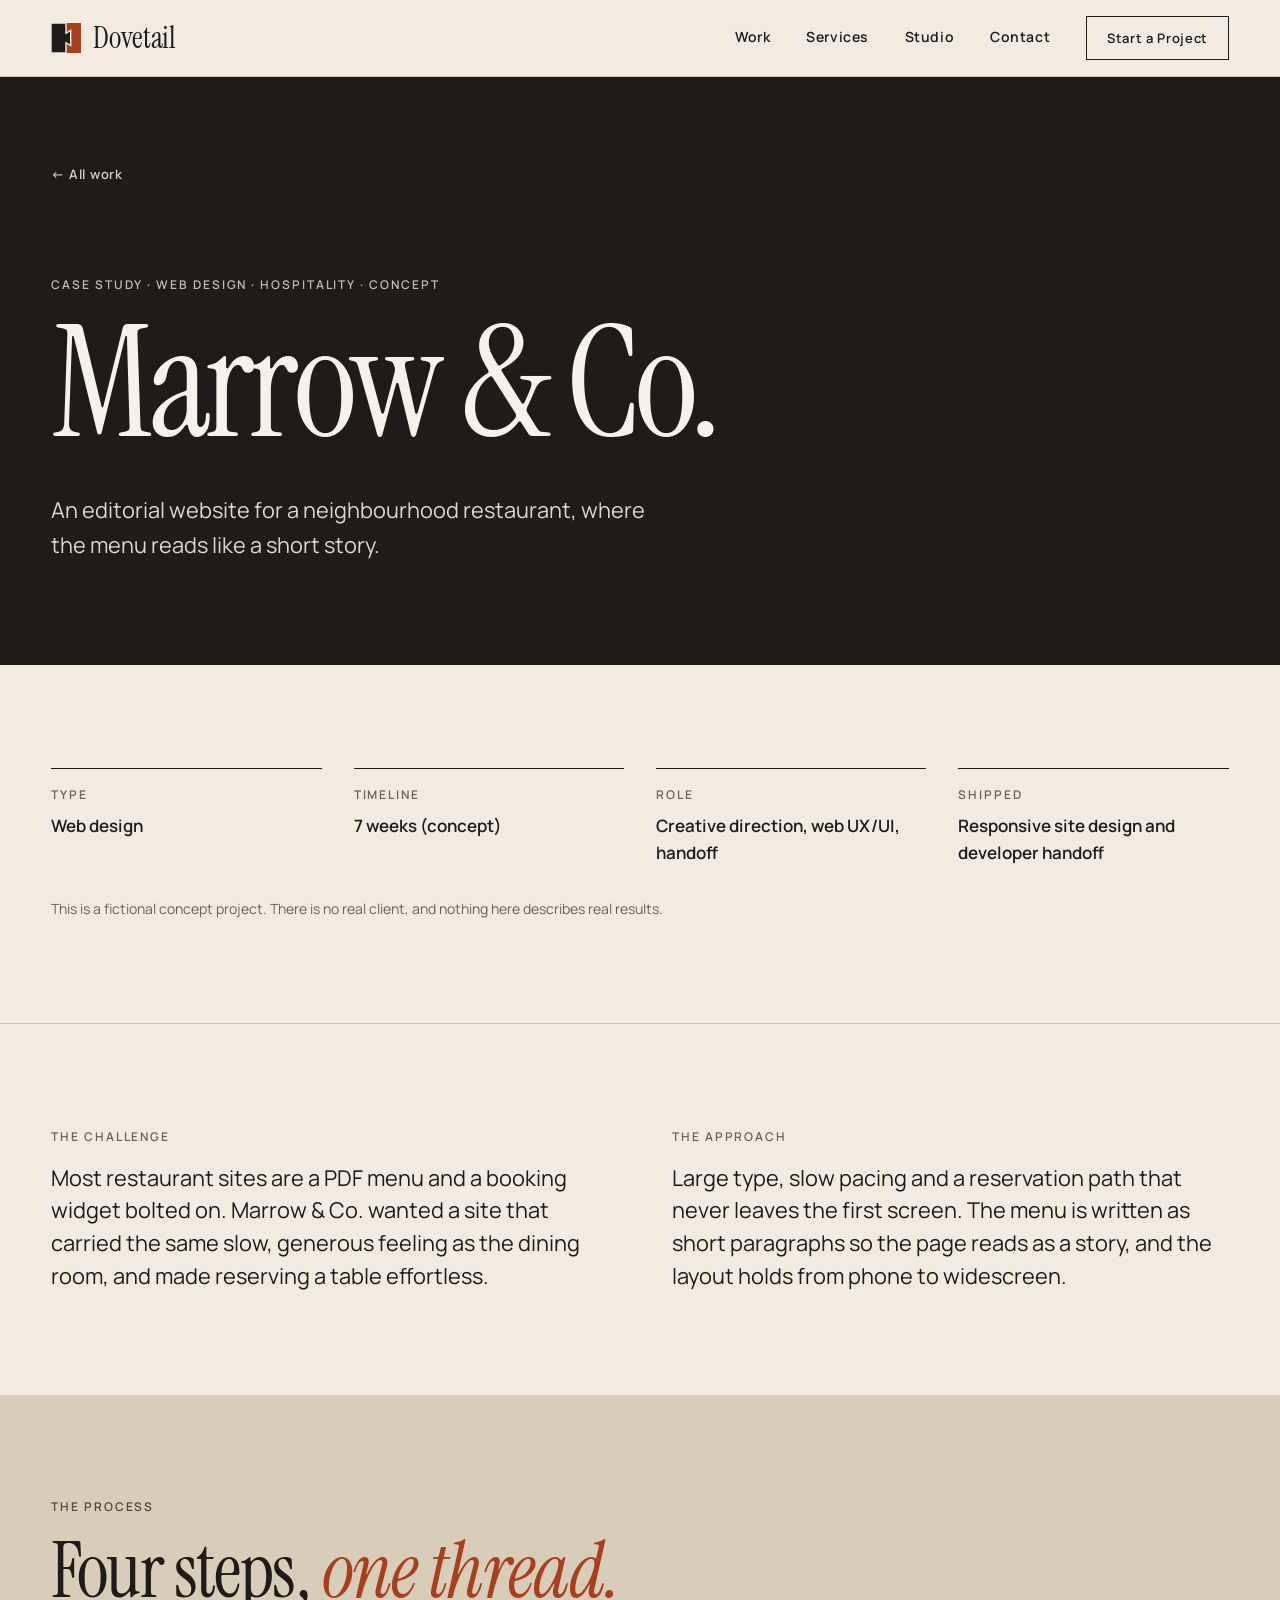
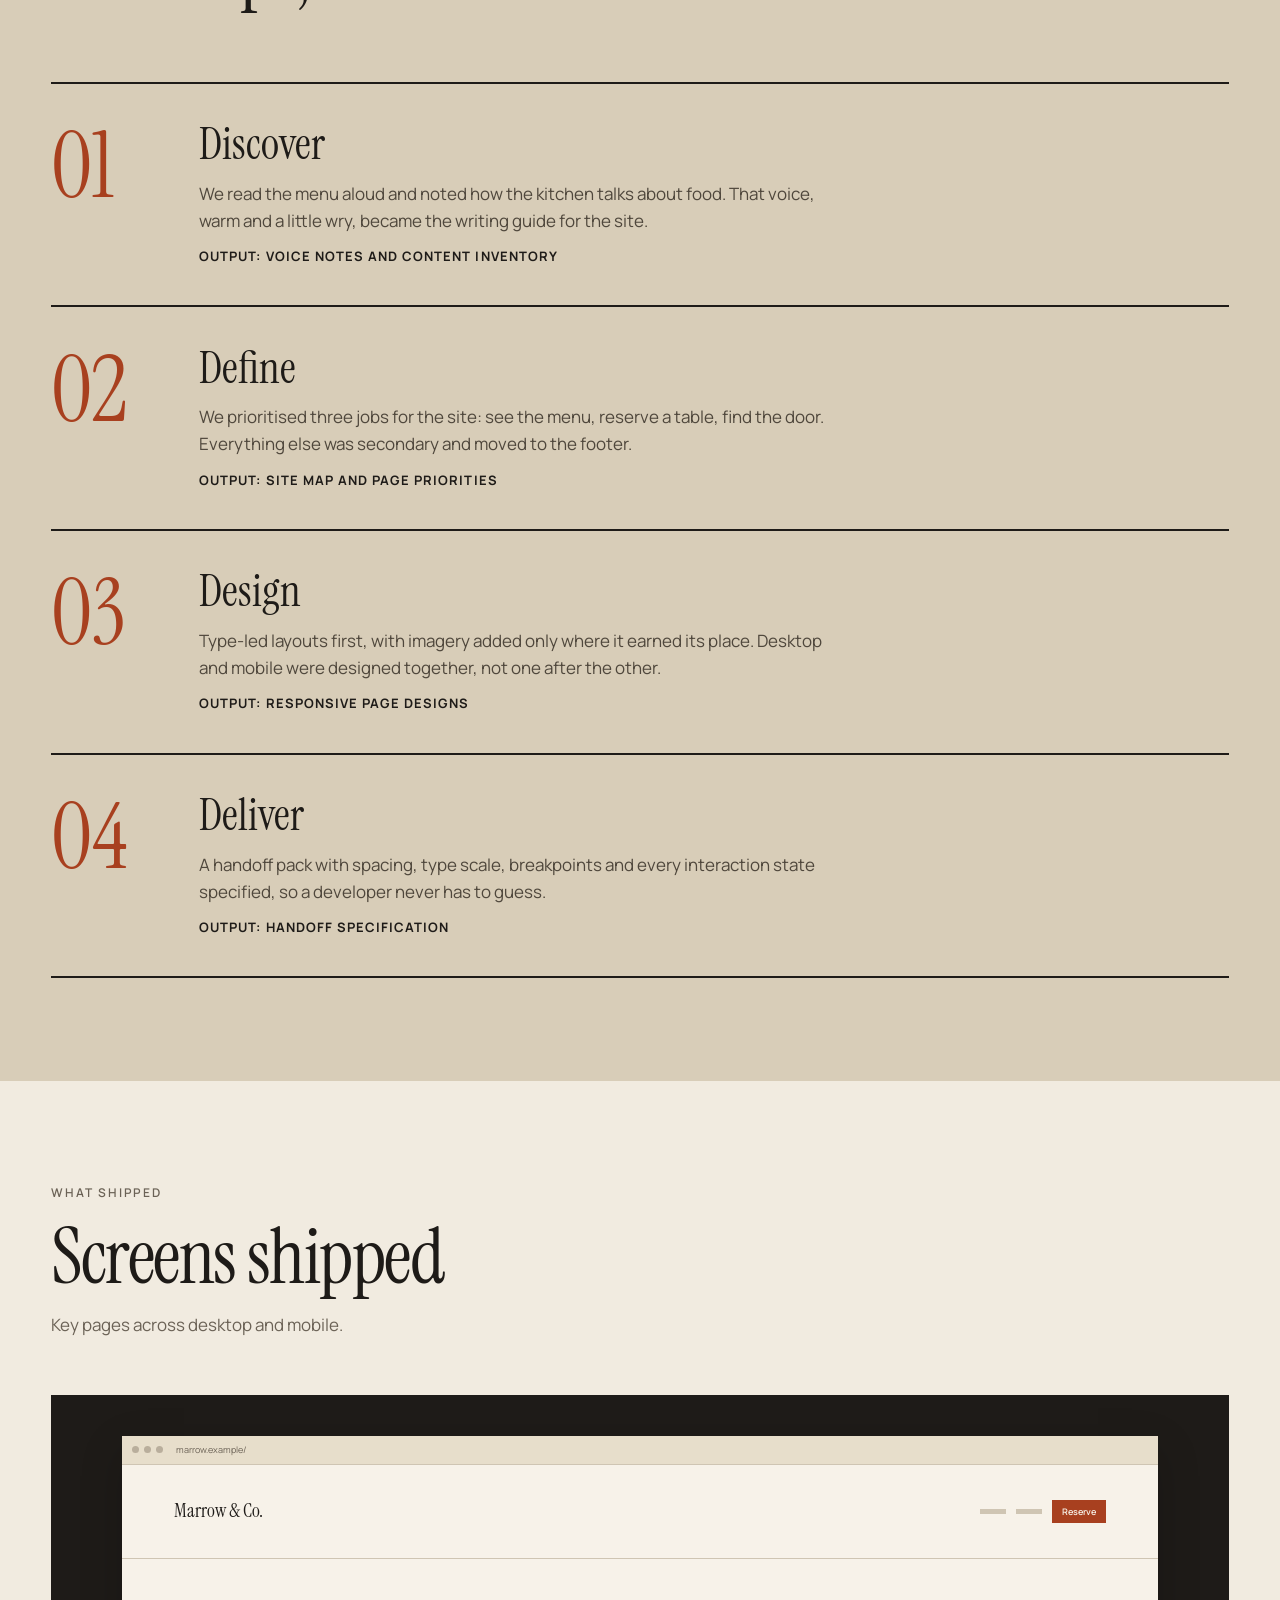
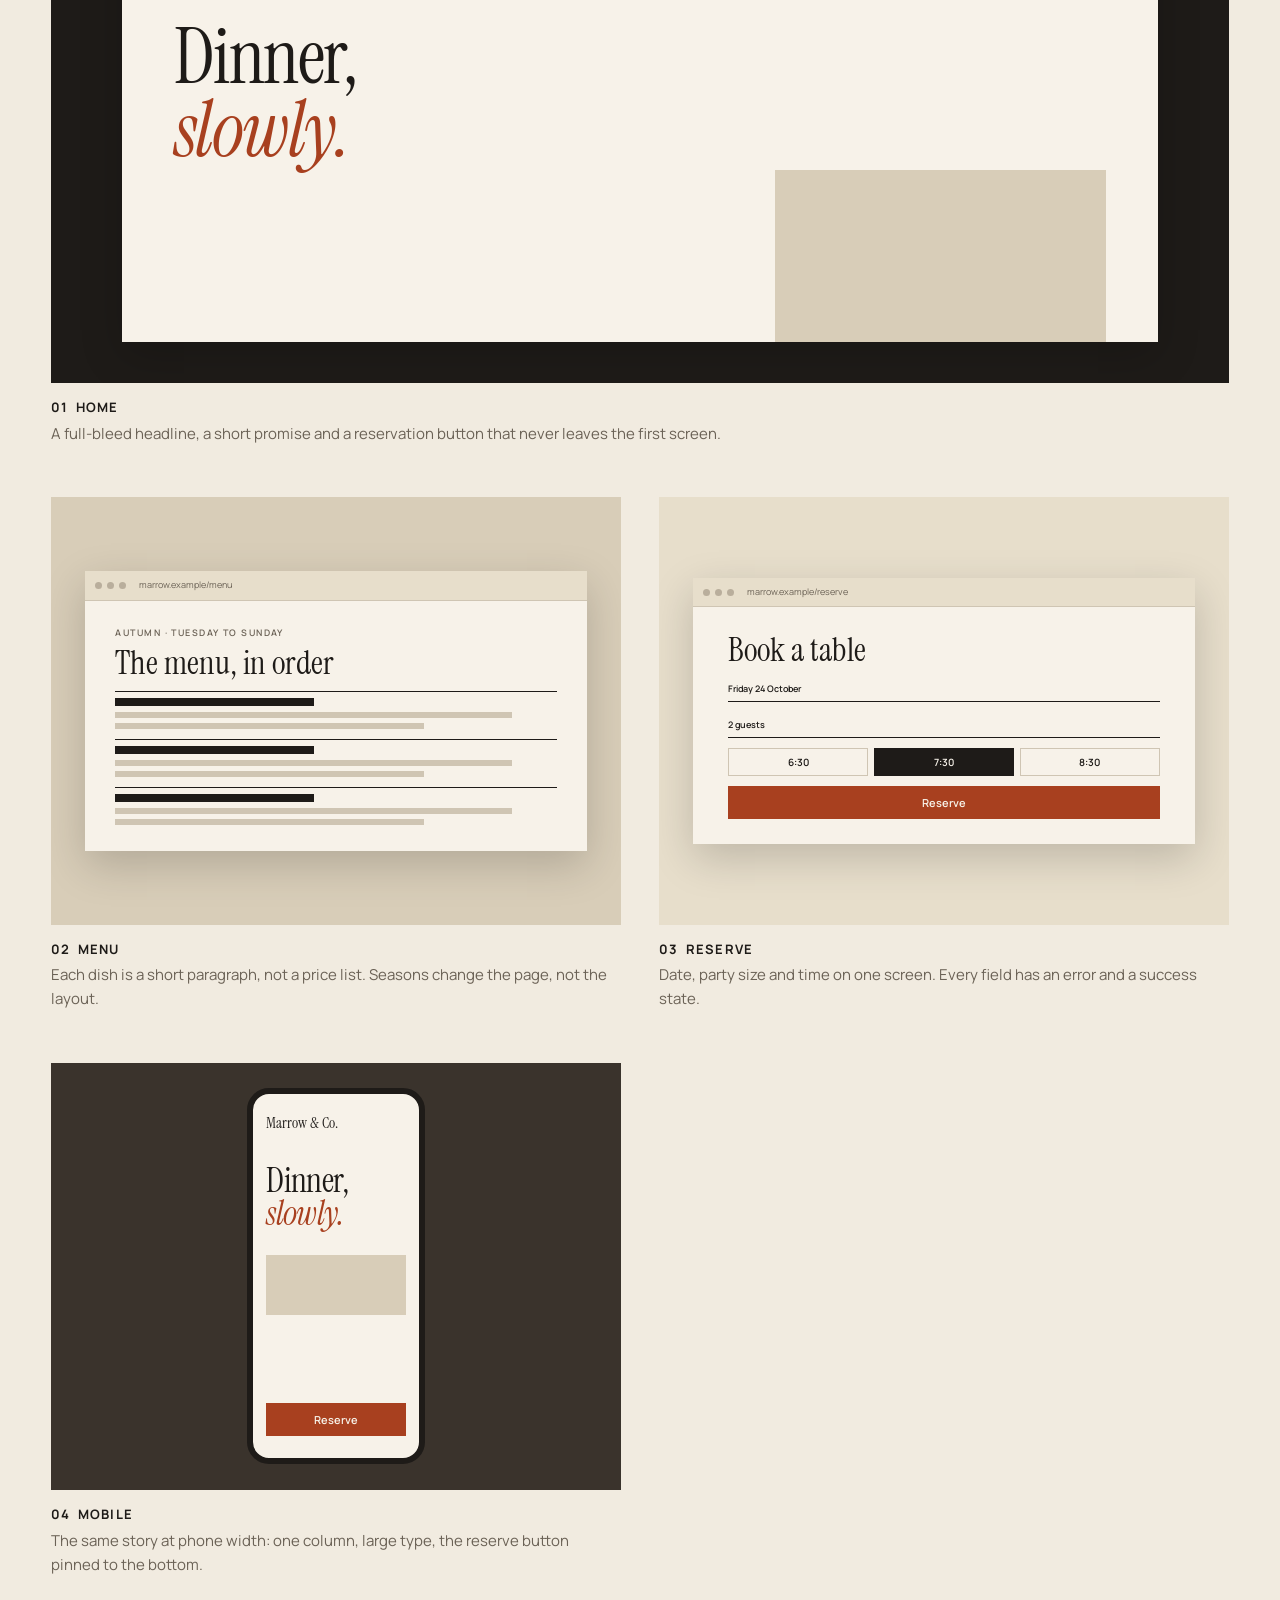
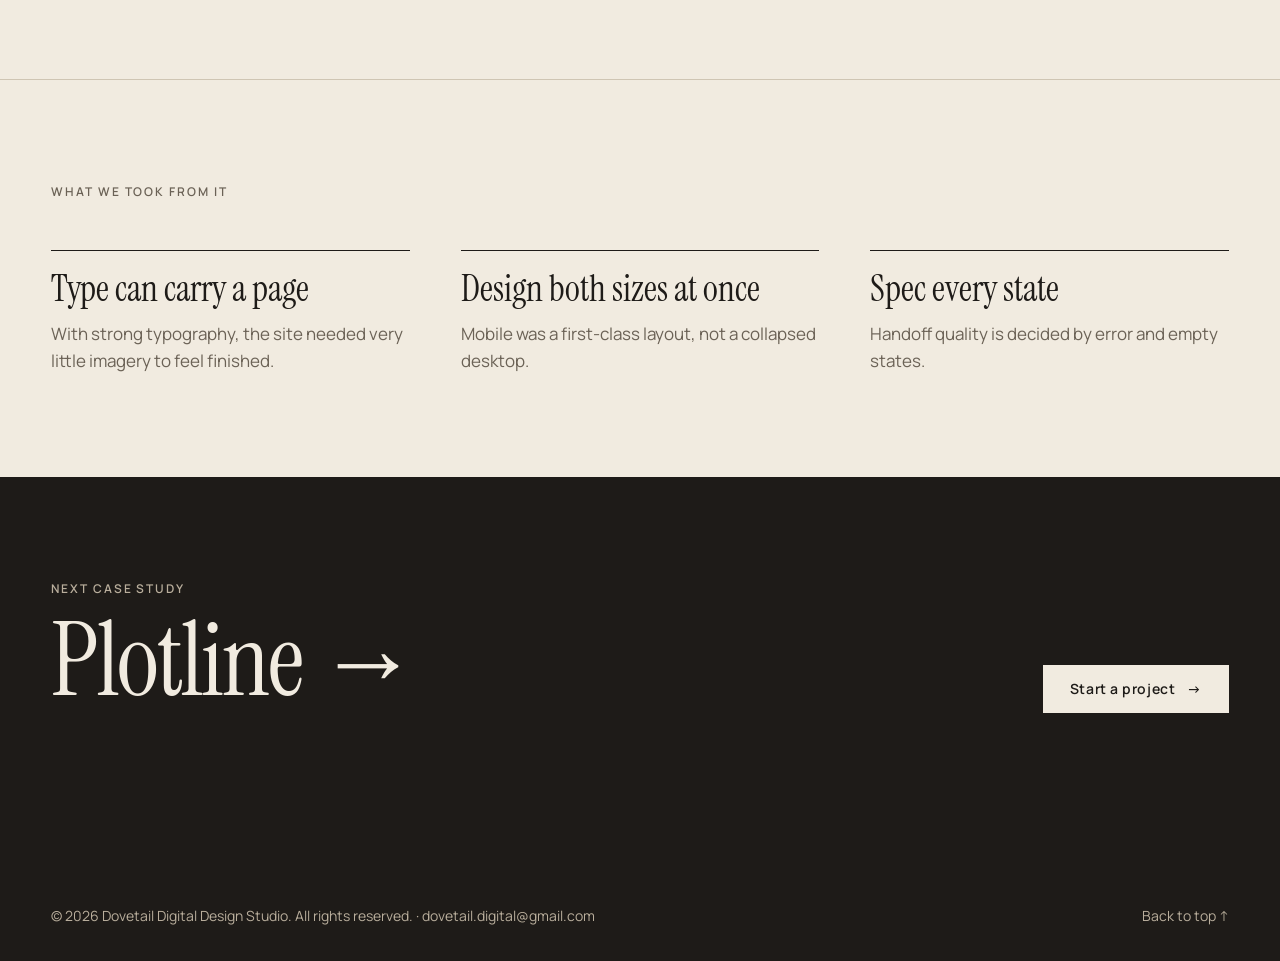
<file: case-study-marrow-and-co.html>
<!DOCTYPE html>
<html lang="en">
<head>
<meta charset="utf-8">
<meta name="viewport" content="width=device-width, initial-scale=1">
<title>Marrow &amp; Co. — Case study · Dovetail</title>
<meta name="description" content="Case study: An editorial website for a neighbourhood restaurant, where the menu reads like a short story.">
<link rel="preconnect" href="https://fonts.googleapis.com">
<link rel="preconnect" href="https://fonts.gstatic.com" crossorigin>
<link href="https://fonts.googleapis.com/css2?family=Instrument+Serif:ital@0;1&family=Manrope:wght@400;500;600;700&display=swap" rel="stylesheet">
<link rel="stylesheet" href="styles.css">
</head>
<body>

<header class="site-header">
  <div class="wrap">
    <div class="nav-row">
      <a class="brand" href="index.html" aria-label="Dovetail Digital Design Studio — home">
        <svg width="30" height="30" viewBox="0 0 32 32" aria-hidden="true"><rect x="16" y="0" width="16" height="32" fill="var(--accent)"/><path d="M0 0H16V11L21 8V24L16 21V32H0Z" fill="#1E1B18" stroke="var(--ground)" stroke-width="1.5"/></svg>
        <span class="serif">Dovetail</span>
      </a>
      <nav class="nav-links" aria-label="Primary">
        <a class="ul" href="index.html#work" aria-current="page">Work</a>
        <a class="ul" href="index.html#services">Services</a>
        <a class="ul" href="index.html#studio">Studio</a>
        <a class="ul" href="index.html#contact">Contact</a>
        <a class="cta" href="index.html#contact">Start a Project</a>
      </nav>
      <button class="burger" id="burger" aria-label="Menu" aria-expanded="false" aria-controls="mmenu"><i></i><i></i><i></i></button>
    </div>
    <nav class="mmenu" id="mmenu" aria-label="Mobile" hidden>
      <a href="index.html#work">Work</a>
      <a href="index.html#services">Services</a>
      <a href="index.html#studio">Studio</a>
      <a href="index.html#contact">Contact</a>
      <a href="index.html#contact" class="accent">Start a Project →</a>
    </nav>
  </div>
</header>

<main id="top">

<section class="cs-hero" style="background:#1E1B18;color:#F7F2E9">
  <div class="wrap">
    <a class="back" href="index.html#work">← All work</a>
    <p class="eyebrow" style="color:inherit;opacity:.75">Case study · Web Design · Hospitality · Concept</p>
    <h1 class="serif">Marrow &amp; Co.</h1>
    <p class="lede">An editorial website for a neighbourhood restaurant, where the menu reads like a short story.</p>
  </div>
</section>

<section class="cs-sec">
  <div class="wrap">
    <dl class="cs-meta"><div><dt class="eyebrow">Type</dt><dd>Web design</dd></div><div><dt class="eyebrow">Timeline</dt><dd>7 weeks (concept)</dd></div><div><dt class="eyebrow">Role</dt><dd>Creative direction, web UX/UI, handoff</dd></div><div><dt class="eyebrow">Shipped</dt><dd>Responsive site design and developer handoff</dd></div></dl>
    <p class="cs-note">This is a fictional concept project. There is no real client, and nothing here describes real results.</p>
  </div>
</section>

<section class="cs-sec cs-border">
  <div class="wrap cs-two">
    <div class="rv"><p class="eyebrow">The challenge</p><p class="cs-body">Most restaurant sites are a PDF menu and a booking widget bolted on. Marrow & Co. wanted a site that carried the same slow, generous feeling as the dining room, and made reserving a table effortless.</p></div>
    <div class="rv"><p class="eyebrow">The approach</p><p class="cs-body">Large type, slow pacing and a reservation path that never leaves the first screen. The menu is written as short paragraphs so the page reads as a story, and the layout holds from phone to widescreen.</p></div>
  </div>
</section>

<section class="cs-sec cs-sand">
  <div class="wrap">
    <p class="eyebrow">The process</p>
    <h2 class="serif cs-h2">Four steps, <em>one thread.</em></h2>
    <ol class="cs-steps"><li class="rv"><span class="n serif" aria-hidden="true">01</span><div><h3 class="serif">Discover</h3><p>We read the menu aloud and noted how the kitchen talks about food. That voice, warm and a little wry, became the writing guide for the site.</p><p class="out">Output: voice notes and content inventory</p></div></li><li class="rv"><span class="n serif" aria-hidden="true">02</span><div><h3 class="serif">Define</h3><p>We prioritised three jobs for the site: see the menu, reserve a table, find the door. Everything else was secondary and moved to the footer.</p><p class="out">Output: site map and page priorities</p></div></li><li class="rv"><span class="n serif" aria-hidden="true">03</span><div><h3 class="serif">Design</h3><p>Type-led layouts first, with imagery added only where it earned its place. Desktop and mobile were designed together, not one after the other.</p><p class="out">Output: responsive page designs</p></div></li><li class="rv"><span class="n serif" aria-hidden="true">04</span><div><h3 class="serif">Deliver</h3><p>A handoff pack with spacing, type scale, breakpoints and every interaction state specified, so a developer never has to guess.</p><p class="out">Output: handoff specification</p></div></li></ol>
  </div>
</section>

<section class="cs-sec">
  <div class="wrap">
    <p class="eyebrow">What shipped</p>
    <h2 class="serif cs-h2">Screens shipped</h2>
    <p class="cs-sub">Key pages across desktop and mobile.</p>
    <div class="shots"><figure class="shot wide"><div class="shot-art" style="background:#1E1B18;aspect-ratio:2/1" role="img" aria-label="Home: A full-bleed headline, a short promise and a reservation button that never leaves the first screen."><div class="browser"><div class="bchrome"><i></i><i></i><i></i><span>marrow.example/</span></div><div class="bbody"><div style="display:flex;justify-content:space-between;padding:3% 5%;border-bottom:1px solid #CFC5B3"><div class="serif" style="font-size:clamp(12px,1.5vw,20px)">Marrow &amp; Co.</div><div style="display:flex;gap:10px;align-items:center"><div style="height:5px;width:26px;background:#CFC5B3;"></div><div style="height:5px;width:26px;background:#CFC5B3;"></div><div style="padding:5px 10px;background:#A8401F;color:#F7F2E9;font:600 9px Manrope,sans-serif">Reserve</div></div></div>
  <div class="serif" style="padding:6% 5% 0;font-size:clamp(36px,6vw,84px);line-height:.95;letter-spacing:-.02em">Dinner,<br><em class="accent">slowly.</em></div><div class="abs" style="right:5%;bottom:0;width:32%;height:36%;background:#D8CDB8"></div></div></div></div><figcaption><b>01 &nbsp;Home</b><span>A full-bleed headline, a short promise and a reservation button that never leaves the first screen.</span></figcaption></figure><figure class="shot"><div class="shot-art" style="background:#D8CDB8;aspect-ratio:4/3" role="img" aria-label="Menu: Each dish is a short paragraph, not a price list. Seasons change the page, not the layout."><div class="browser"><div class="bchrome"><i></i><i></i><i></i><span>marrow.example/menu</span></div><div class="bbody"><div style="padding:5% 6%"><div class="eyebrow" style="font-size:9px">Autumn · Tuesday to Sunday</div><div class="serif" style="font-size:clamp(20px,2.6vw,36px);margin:6px 0 12px;line-height:1">The menu, in order</div>
  <div style="display:grid;gap:10px"><div style="border-top:1px solid #1E1B18;padding-top:6px"><div style="height:8px;width:45%;background:#1E1B18;"></div><div style="height:6px"></div><div style="height:6px;width:90%;background:#CFC5B3;"></div><div style="height:6px;width:70%;background:#CFC5B3;margin-top:5px"></div></div><div style="border-top:1px solid #1E1B18;padding-top:6px"><div style="height:8px;width:45%;background:#1E1B18;"></div><div style="height:6px"></div><div style="height:6px;width:90%;background:#CFC5B3;"></div><div style="height:6px;width:70%;background:#CFC5B3;margin-top:5px"></div></div><div style="border-top:1px solid #1E1B18;padding-top:6px"><div style="height:8px;width:45%;background:#1E1B18;"></div><div style="height:6px"></div><div style="height:6px;width:90%;background:#CFC5B3;"></div><div style="height:6px;width:70%;background:#CFC5B3;margin-top:5px"></div></div></div></div></div></div></div><figcaption><b>02 &nbsp;Menu</b><span>Each dish is a short paragraph, not a price list. Seasons change the page, not the layout.</span></figcaption></figure><figure class="shot"><div class="shot-art" style="background:#E7DECB;aspect-ratio:4/3" role="img" aria-label="Reserve: Date, party size and time on one screen. Every field has an error and a success state."><div class="browser"><div class="bchrome"><i></i><i></i><i></i><span>marrow.example/reserve</span></div><div class="bbody"><div style="padding:5% 7%;display:grid;gap:10px"><div class="serif" style="font-size:clamp(20px,2.6vw,36px);line-height:1">Book a table</div>
  <div style="border-bottom:1px solid #1E1B18;padding:6px 0;font:600 9px Manrope,sans-serif">Friday 24 October</div><div style="border-bottom:1px solid #1E1B18;padding:6px 0;font:600 9px Manrope,sans-serif">2 guests</div>
  <div style="display:flex;gap:6px"><div class="chip" style="flex:1">6:30</div><div class="chip on" style="flex:1">7:30</div><div class="chip" style="flex:1">8:30</div></div><div class="mbtn" style="background:#A8401F">Reserve</div></div></div></div></div><figcaption><b>03 &nbsp;Reserve</b><span>Date, party size and time on one screen. Every field has an error and a success state.</span></figcaption></figure><figure class="shot"><div class="shot-art" style="background:#3A332C;aspect-ratio:4/3" role="img" aria-label="Mobile: The same story at phone width: one column, large type, the reserve button pinned to the bottom."><div class="phone" style="background:#F7F2E9"><div style="padding:10% 8%;height:100%;position:relative"><div class="serif" style="font-size:15px">Marrow &amp; Co.</div><div class="serif" style="font-size:34px;line-height:.95;margin-top:22%;letter-spacing:-.02em">Dinner,<br><em class="accent">slowly.</em></div><div style="height:60px;background:#D8CDB8;margin-top:18%"></div><div class="mbtn" style="position:absolute;left:8%;right:8%;bottom:6%;background:#A8401F">Reserve</div></div></div></div><figcaption><b>04 &nbsp;Mobile</b><span>The same story at phone width: one column, large type, the reserve button pinned to the bottom.</span></figcaption></figure></div>
  </div>
</section>

<section class="cs-sec cs-border">
  <div class="wrap">
    <p class="eyebrow">What we took from it</p>
    <div class="cs-reflect"><div class="rv"><h3 class="serif">Type can carry a page</h3><p>With strong typography, the site needed very little imagery to feel finished.</p></div><div class="rv"><h3 class="serif">Design both sizes at once</h3><p>Mobile was a first-class layout, not a collapsed desktop.</p></div><div class="rv"><h3 class="serif">Spec every state</h3><p>Handoff quality is decided by error and empty states.</p></div></div>
  </div>
</section>

<section class="cs-next">
  <div class="wrap">
    <div>
      <p class="eyebrow">Next case study</p>
      <a class="serif nxt" href="case-study-plotline.html">Plotline <span aria-hidden="true">→</span></a>
    </div>
    <a class="btn" href="index.html#contact"><span>Start a project</span><span class="ar" aria-hidden="true">→</span></a>
  </div>
</section>

</main>

<footer>
  <div class="wrap">
    <div class="fbase" style="border-top:0;margin-top:0;padding-top:0">
      <span>© 2026 Dovetail Digital Design Studio. All rights reserved. · <a class="ul" href="mailto:dovetail.digital@gmail.com">dovetail.digital@gmail.com</a></span>
      <a class="ul" href="#top">Back to top ↑</a>
    </div>
  </div>
</footer>

<script src="script.js"></script>
</body>
</html>
</file>
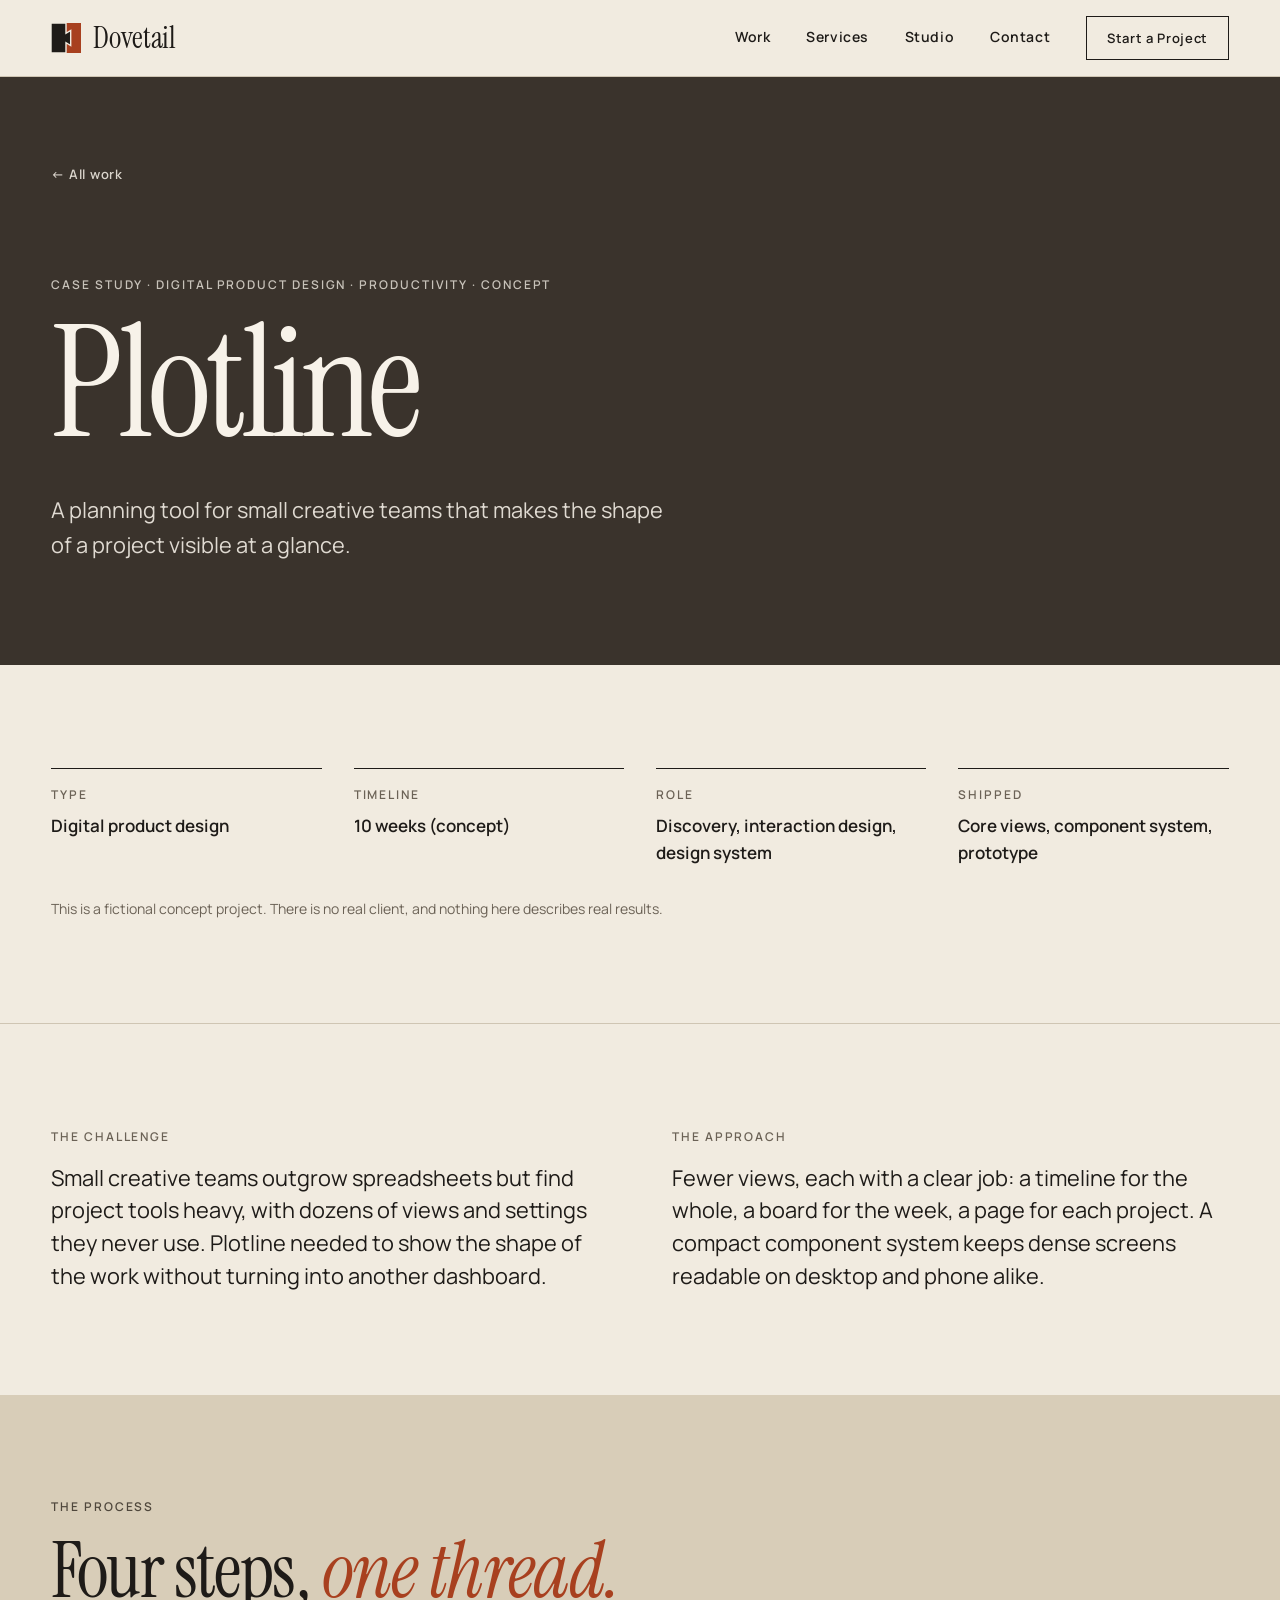
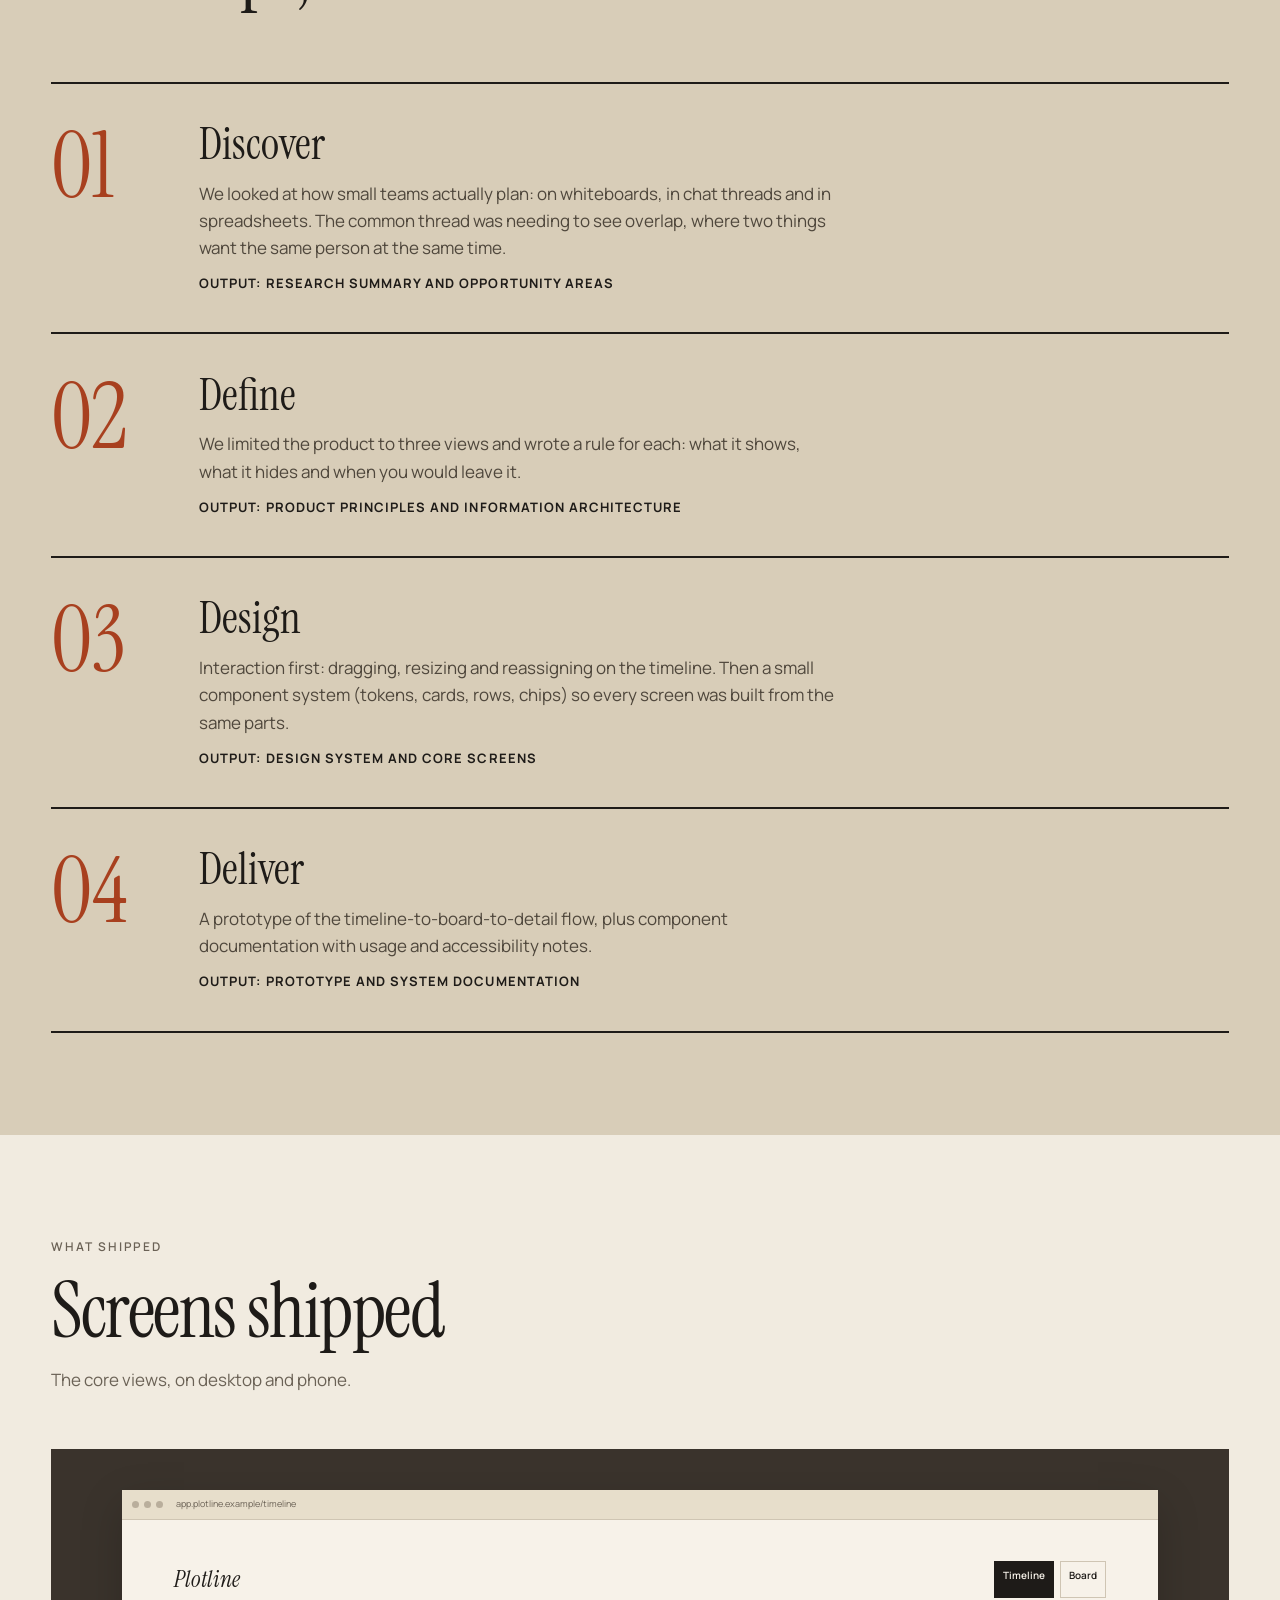
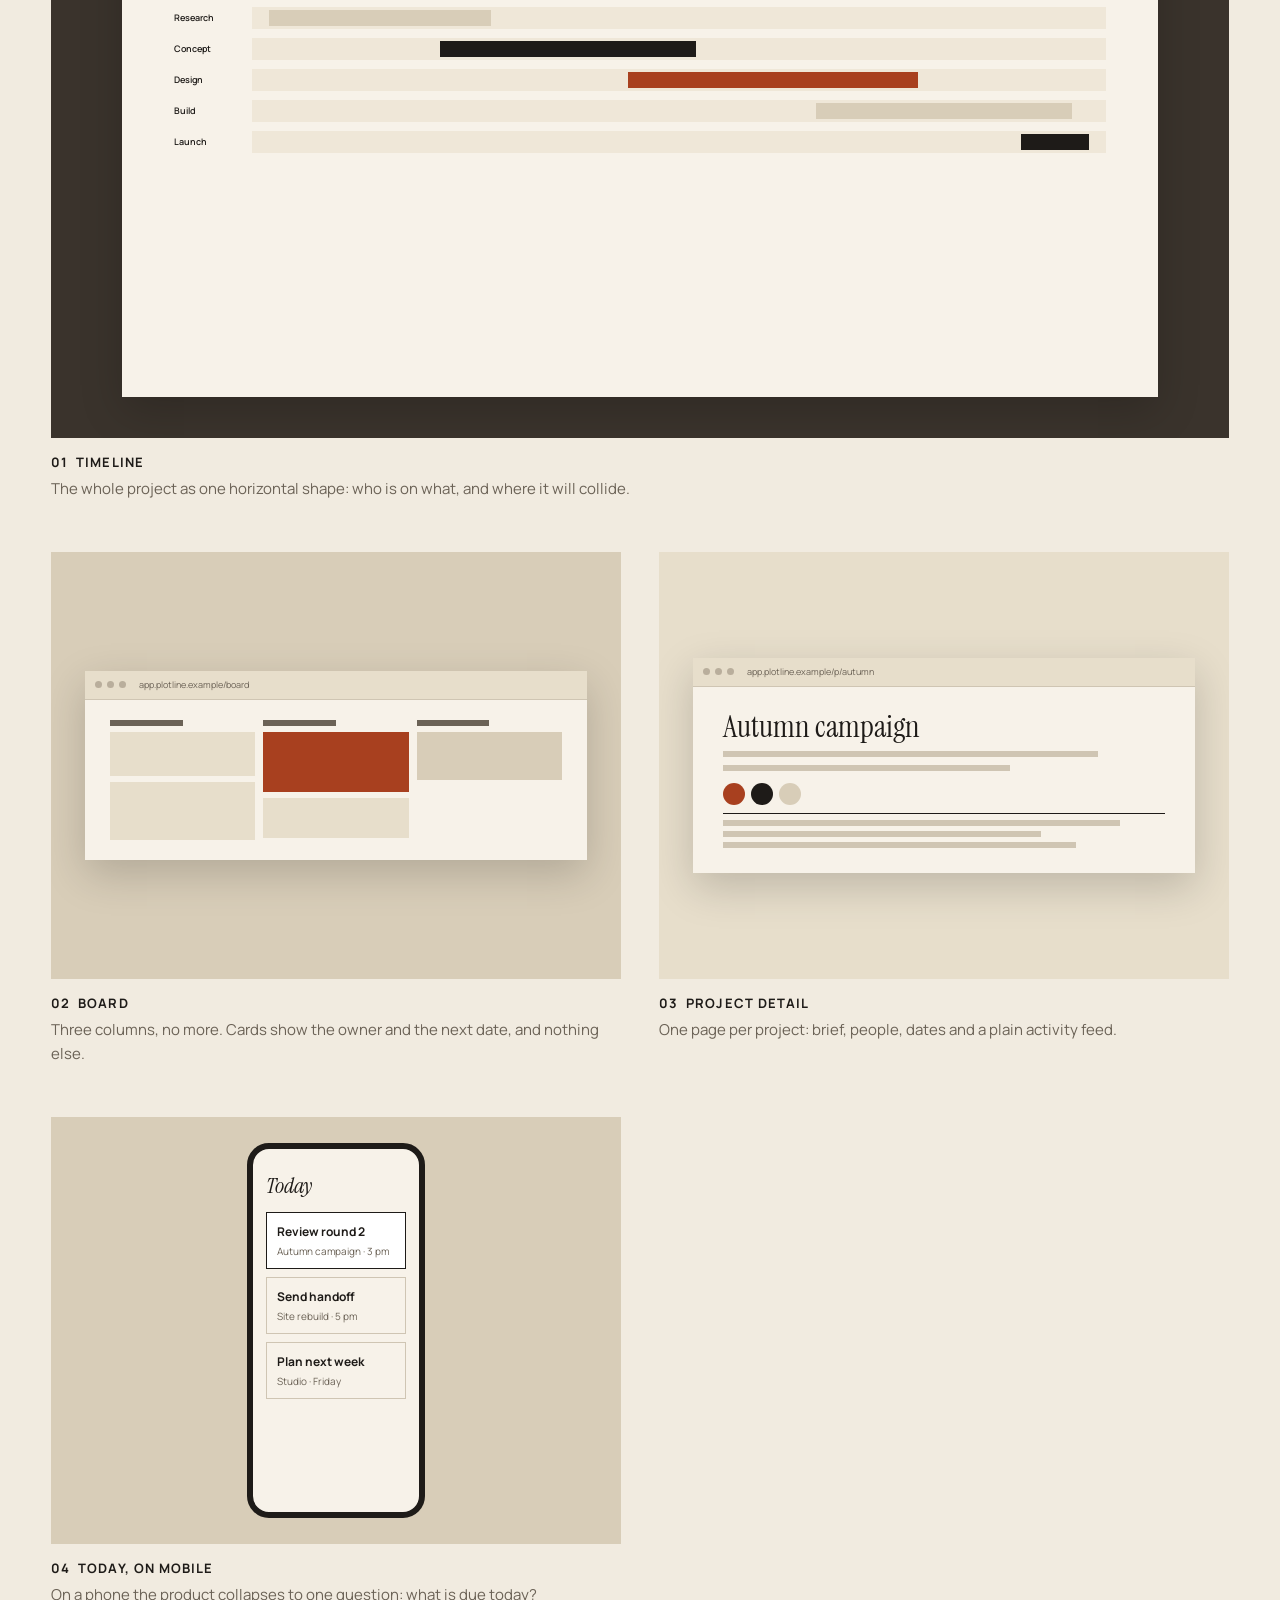
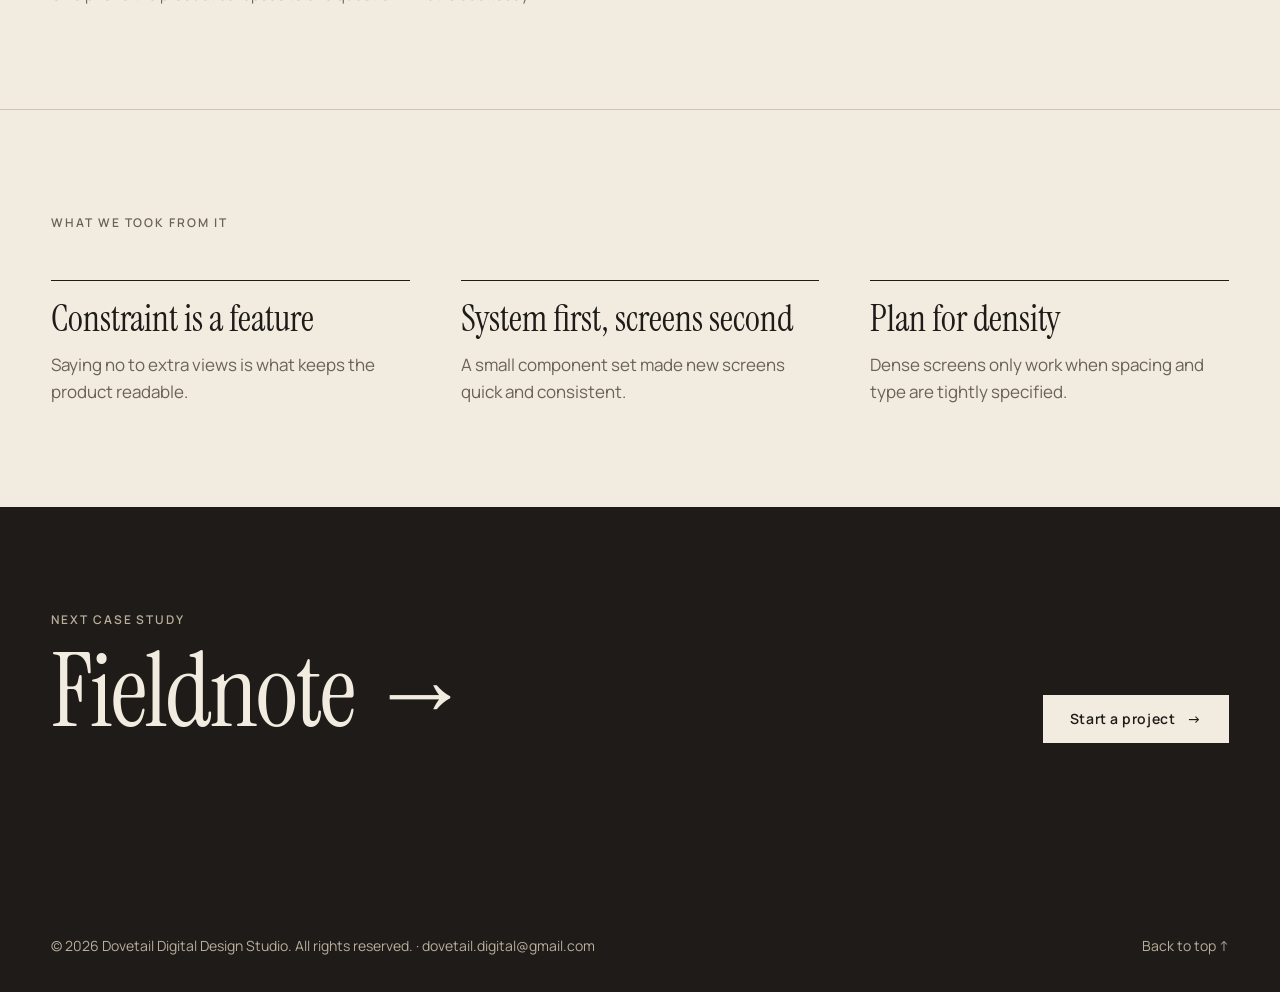
<file: case-study-plotline.html>
<!DOCTYPE html>
<html lang="en">
<head>
<meta charset="utf-8">
<meta name="viewport" content="width=device-width, initial-scale=1">
<title>Plotline — Case study · Dovetail</title>
<meta name="description" content="Case study: A planning tool for small creative teams that makes the shape of a project visible at a glance.">
<link rel="preconnect" href="https://fonts.googleapis.com">
<link rel="preconnect" href="https://fonts.gstatic.com" crossorigin>
<link href="https://fonts.googleapis.com/css2?family=Instrument+Serif:ital@0;1&family=Manrope:wght@400;500;600;700&display=swap" rel="stylesheet">
<link rel="stylesheet" href="styles.css">
</head>
<body>

<header class="site-header">
  <div class="wrap">
    <div class="nav-row">
      <a class="brand" href="index.html" aria-label="Dovetail Digital Design Studio — home">
        <svg width="30" height="30" viewBox="0 0 32 32" aria-hidden="true"><rect x="16" y="0" width="16" height="32" fill="var(--accent)"/><path d="M0 0H16V11L21 8V24L16 21V32H0Z" fill="#1E1B18" stroke="var(--ground)" stroke-width="1.5"/></svg>
        <span class="serif">Dovetail</span>
      </a>
      <nav class="nav-links" aria-label="Primary">
        <a class="ul" href="index.html#work" aria-current="page">Work</a>
        <a class="ul" href="index.html#services">Services</a>
        <a class="ul" href="index.html#studio">Studio</a>
        <a class="ul" href="index.html#contact">Contact</a>
        <a class="cta" href="index.html#contact">Start a Project</a>
      </nav>
      <button class="burger" id="burger" aria-label="Menu" aria-expanded="false" aria-controls="mmenu"><i></i><i></i><i></i></button>
    </div>
    <nav class="mmenu" id="mmenu" aria-label="Mobile" hidden>
      <a href="index.html#work">Work</a>
      <a href="index.html#services">Services</a>
      <a href="index.html#studio">Studio</a>
      <a href="index.html#contact">Contact</a>
      <a href="index.html#contact" class="accent">Start a Project →</a>
    </nav>
  </div>
</header>

<main id="top">

<section class="cs-hero" style="background:#3A332C;color:#F7F2E9">
  <div class="wrap">
    <a class="back" href="index.html#work">← All work</a>
    <p class="eyebrow" style="color:inherit;opacity:.75">Case study · Digital Product Design · Productivity · Concept</p>
    <h1 class="serif">Plotline</h1>
    <p class="lede">A planning tool for small creative teams that makes the shape of a project visible at a glance.</p>
  </div>
</section>

<section class="cs-sec">
  <div class="wrap">
    <dl class="cs-meta"><div><dt class="eyebrow">Type</dt><dd>Digital product design</dd></div><div><dt class="eyebrow">Timeline</dt><dd>10 weeks (concept)</dd></div><div><dt class="eyebrow">Role</dt><dd>Discovery, interaction design, design system</dd></div><div><dt class="eyebrow">Shipped</dt><dd>Core views, component system, prototype</dd></div></dl>
    <p class="cs-note">This is a fictional concept project. There is no real client, and nothing here describes real results.</p>
  </div>
</section>

<section class="cs-sec cs-border">
  <div class="wrap cs-two">
    <div class="rv"><p class="eyebrow">The challenge</p><p class="cs-body">Small creative teams outgrow spreadsheets but find project tools heavy, with dozens of views and settings they never use. Plotline needed to show the shape of the work without turning into another dashboard.</p></div>
    <div class="rv"><p class="eyebrow">The approach</p><p class="cs-body">Fewer views, each with a clear job: a timeline for the whole, a board for the week, a page for each project. A compact component system keeps dense screens readable on desktop and phone alike.</p></div>
  </div>
</section>

<section class="cs-sec cs-sand">
  <div class="wrap">
    <p class="eyebrow">The process</p>
    <h2 class="serif cs-h2">Four steps, <em>one thread.</em></h2>
    <ol class="cs-steps"><li class="rv"><span class="n serif" aria-hidden="true">01</span><div><h3 class="serif">Discover</h3><p>We looked at how small teams actually plan: on whiteboards, in chat threads and in spreadsheets. The common thread was needing to see overlap, where two things want the same person at the same time.</p><p class="out">Output: research summary and opportunity areas</p></div></li><li class="rv"><span class="n serif" aria-hidden="true">02</span><div><h3 class="serif">Define</h3><p>We limited the product to three views and wrote a rule for each: what it shows, what it hides and when you would leave it.</p><p class="out">Output: product principles and information architecture</p></div></li><li class="rv"><span class="n serif" aria-hidden="true">03</span><div><h3 class="serif">Design</h3><p>Interaction first: dragging, resizing and reassigning on the timeline. Then a small component system (tokens, cards, rows, chips) so every screen was built from the same parts.</p><p class="out">Output: design system and core screens</p></div></li><li class="rv"><span class="n serif" aria-hidden="true">04</span><div><h3 class="serif">Deliver</h3><p>A prototype of the timeline-to-board-to-detail flow, plus component documentation with usage and accessibility notes.</p><p class="out">Output: prototype and system documentation</p></div></li></ol>
  </div>
</section>

<section class="cs-sec">
  <div class="wrap">
    <p class="eyebrow">What shipped</p>
    <h2 class="serif cs-h2">Screens shipped</h2>
    <p class="cs-sub">The core views, on desktop and phone.</p>
    <div class="shots"><figure class="shot wide"><div class="shot-art" style="background:#3A332C;aspect-ratio:2/1" role="img" aria-label="Timeline: The whole project as one horizontal shape: who is on what, and where it will collide."><div class="browser"><div class="bchrome"><i></i><i></i><i></i><span>app.plotline.example/timeline</span></div><div class="bbody"><div style="padding:4% 5%;display:grid;gap:9px"><div style="display:flex;justify-content:space-between"><div class="serif" style="font-size:clamp(14px,1.8vw,24px);font-style:italic">Plotline</div><div style="display:flex;gap:6px"><div class="chip on">Timeline</div><div class="chip">Board</div></div></div>
  <div style="display:grid;grid-template-columns:70px 1fr;gap:8px;align-items:center"><div style="font:600 9px Manrope,sans-serif">Research</div><div style="height:22px;background:#EFE7D8;position:relative"><div style="position:absolute;left:2%;width:26%;top:3px;bottom:3px;background:#D8CDB8"></div></div></div><div style="display:grid;grid-template-columns:70px 1fr;gap:8px;align-items:center"><div style="font:600 9px Manrope,sans-serif">Concept</div><div style="height:22px;background:#EFE7D8;position:relative"><div style="position:absolute;left:22%;width:30%;top:3px;bottom:3px;background:#1E1B18"></div></div></div><div style="display:grid;grid-template-columns:70px 1fr;gap:8px;align-items:center"><div style="font:600 9px Manrope,sans-serif">Design</div><div style="height:22px;background:#EFE7D8;position:relative"><div style="position:absolute;left:44%;width:34%;top:3px;bottom:3px;background:#A8401F"></div></div></div><div style="display:grid;grid-template-columns:70px 1fr;gap:8px;align-items:center"><div style="font:600 9px Manrope,sans-serif">Build</div><div style="height:22px;background:#EFE7D8;position:relative"><div style="position:absolute;left:66%;width:30%;top:3px;bottom:3px;background:#D8CDB8"></div></div></div><div style="display:grid;grid-template-columns:70px 1fr;gap:8px;align-items:center"><div style="font:600 9px Manrope,sans-serif">Launch</div><div style="height:22px;background:#EFE7D8;position:relative"><div style="position:absolute;left:90%;width:8%;top:3px;bottom:3px;background:#1E1B18"></div></div></div></div></div></div></div><figcaption><b>01 &nbsp;Timeline</b><span>The whole project as one horizontal shape: who is on what, and where it will collide.</span></figcaption></figure><figure class="shot"><div class="shot-art" style="background:#D8CDB8;aspect-ratio:4/3" role="img" aria-label="Board: Three columns, no more. Cards show the owner and the next date, and nothing else."><div class="browser"><div class="bchrome"><i></i><i></i><i></i><span>app.plotline.example/board</span></div><div class="bbody"><div style="padding:4% 5%;display:grid;grid-template-columns:repeat(3,1fr);gap:8px"><div style="display:grid;gap:6px;align-content:start"><div style="height:6px;width:50%;background:#6B6256;"></div><div style="background:#E7DECB;height:44px"></div><div style="background:#E7DECB;height:58px"></div></div><div style="display:grid;gap:6px;align-content:start"><div style="height:6px;width:50%;background:#6B6256;"></div><div style="background:#A8401F;height:60px"></div><div style="background:#E7DECB;height:40px"></div></div><div style="display:grid;gap:6px;align-content:start"><div style="height:6px;width:50%;background:#6B6256;"></div><div style="background:#D8CDB8;height:48px"></div></div></div></div></div></div><figcaption><b>02 &nbsp;Board</b><span>Three columns, no more. Cards show the owner and the next date, and nothing else.</span></figcaption></figure><figure class="shot"><div class="shot-art" style="background:#E7DECB;aspect-ratio:4/3" role="img" aria-label="Project detail: One page per project: brief, people, dates and a plain activity feed."><div class="browser"><div class="bchrome"><i></i><i></i><i></i><span>app.plotline.example/p/autumn</span></div><div class="bbody"><div style="padding:5% 6%;display:grid;gap:8px"><div class="serif" style="font-size:clamp(18px,2.4vw,32px);line-height:1">Autumn campaign</div><div style="height:6px;width:85%;background:#CFC5B3;"></div><div style="height:6px;width:65%;background:#CFC5B3;"></div><div style="display:flex;gap:6px;margin-top:4px"><div style="width:22px;height:22px;border-radius:50%;background:#A8401F"></div><div style="width:22px;height:22px;border-radius:50%;background:#1E1B18"></div><div style="width:22px;height:22px;border-radius:50%;background:#D8CDB8"></div></div><div style="border-top:1px solid #1E1B18;padding-top:6px;display:grid;gap:5px"><div style="height:6px;width:90%;background:#CFC5B3;"></div><div style="height:6px;width:72%;background:#CFC5B3;"></div><div style="height:6px;width:80%;background:#CFC5B3;"></div></div></div></div></div></div><figcaption><b>03 &nbsp;Project detail</b><span>One page per project: brief, people, dates and a plain activity feed.</span></figcaption></figure><figure class="shot"><div class="shot-art" style="background:#D8CDB8;aspect-ratio:4/3" role="img" aria-label="Today, on mobile: On a phone the product collapses to one question: what is due today?"><div class="phone" style="background:#F7F2E9"><div style="padding:12% 8%;display:grid;gap:8px;align-content:start;height:100%"><div class="serif" style="font-size:22px;font-style:italic">Today</div><div class="opt on"><b>Review round 2</b><span>Autumn campaign · 3 pm</span></div><div class="opt"><b>Send handoff</b><span>Site rebuild · 5 pm</span></div><div class="opt"><b>Plan next week</b><span>Studio · Friday</span></div></div></div></div><figcaption><b>04 &nbsp;Today, on mobile</b><span>On a phone the product collapses to one question: what is due today?</span></figcaption></figure></div>
  </div>
</section>

<section class="cs-sec cs-border">
  <div class="wrap">
    <p class="eyebrow">What we took from it</p>
    <div class="cs-reflect"><div class="rv"><h3 class="serif">Constraint is a feature</h3><p>Saying no to extra views is what keeps the product readable.</p></div><div class="rv"><h3 class="serif">System first, screens second</h3><p>A small component set made new screens quick and consistent.</p></div><div class="rv"><h3 class="serif">Plan for density</h3><p>Dense screens only work when spacing and type are tightly specified.</p></div></div>
  </div>
</section>

<section class="cs-next">
  <div class="wrap">
    <div>
      <p class="eyebrow">Next case study</p>
      <a class="serif nxt" href="case-study-fieldnote.html">Fieldnote <span aria-hidden="true">→</span></a>
    </div>
    <a class="btn" href="index.html#contact"><span>Start a project</span><span class="ar" aria-hidden="true">→</span></a>
  </div>
</section>

</main>

<footer>
  <div class="wrap">
    <div class="fbase" style="border-top:0;margin-top:0;padding-top:0">
      <span>© 2026 Dovetail Digital Design Studio. All rights reserved. · <a class="ul" href="mailto:dovetail.digital@gmail.com">dovetail.digital@gmail.com</a></span>
      <a class="ul" href="#top">Back to top ↑</a>
    </div>
  </div>
</footer>

<script src="script.js"></script>
</body>
</html>
</file>
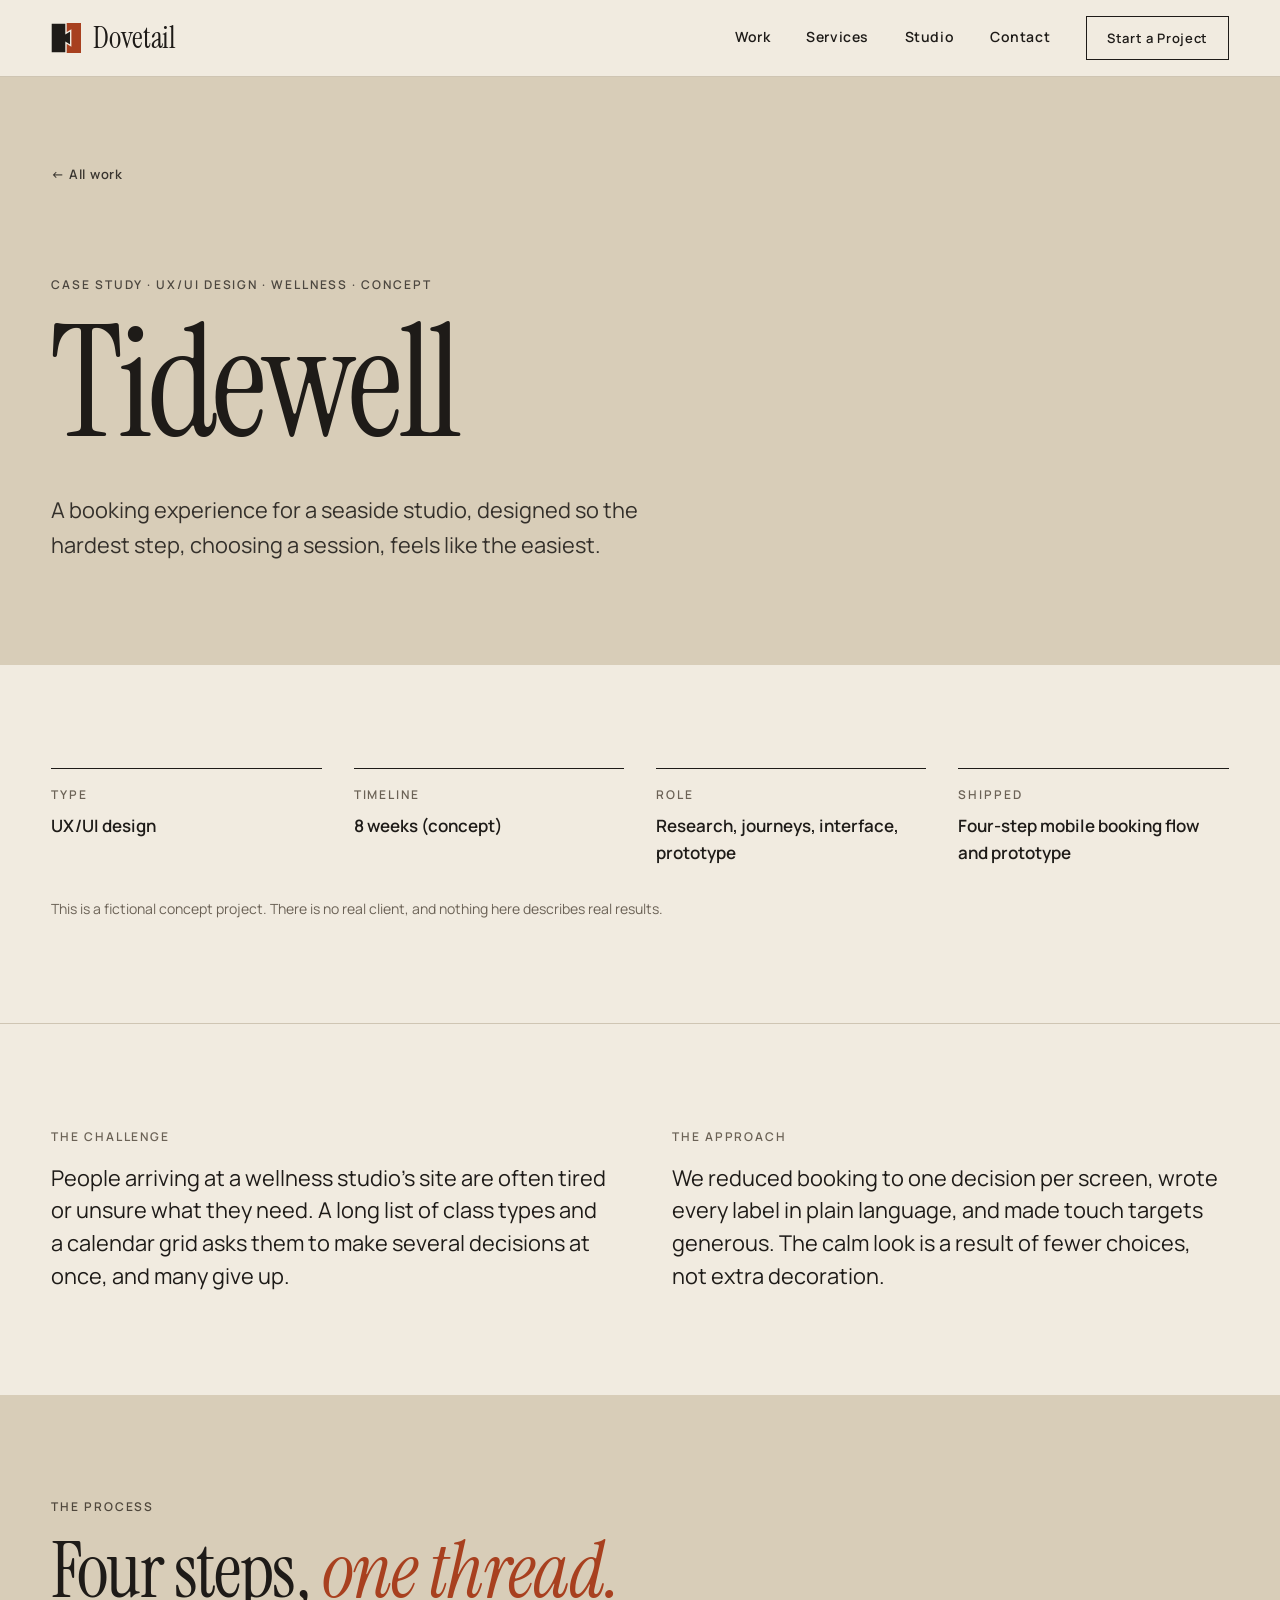
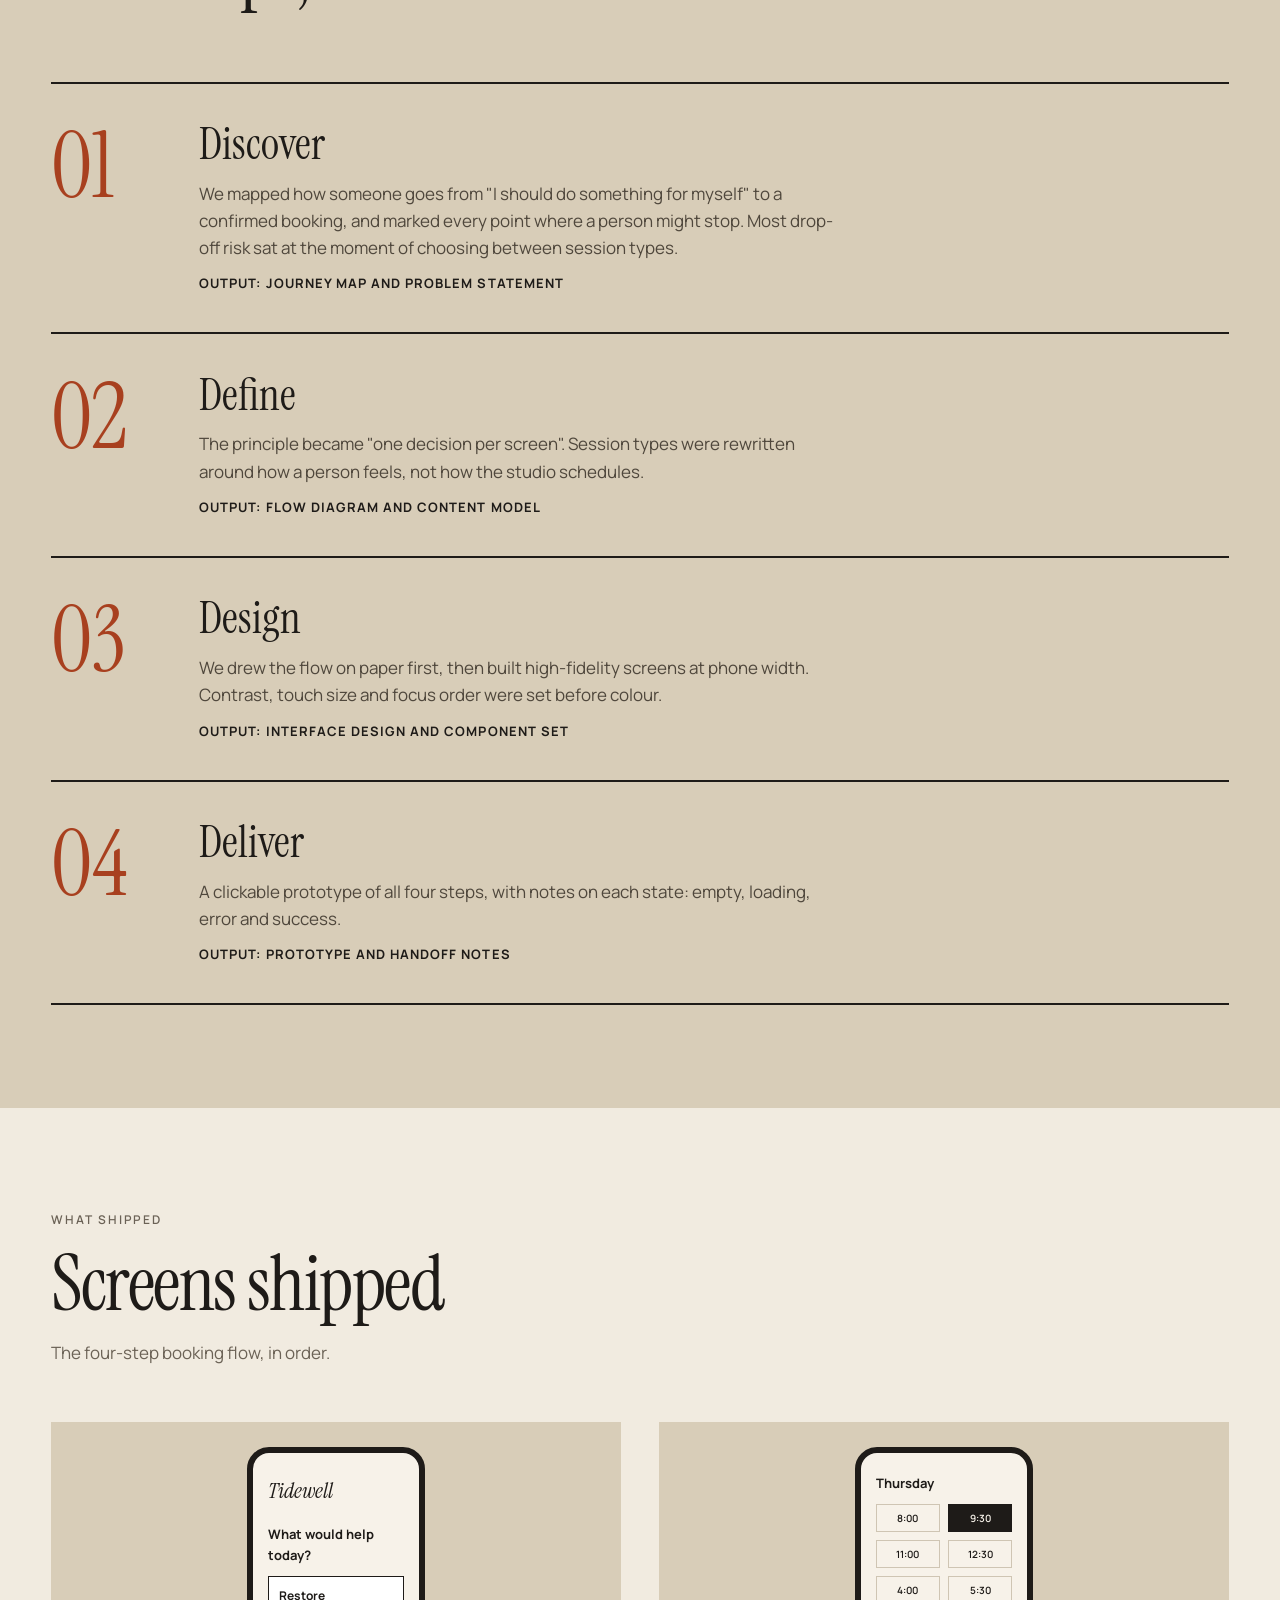
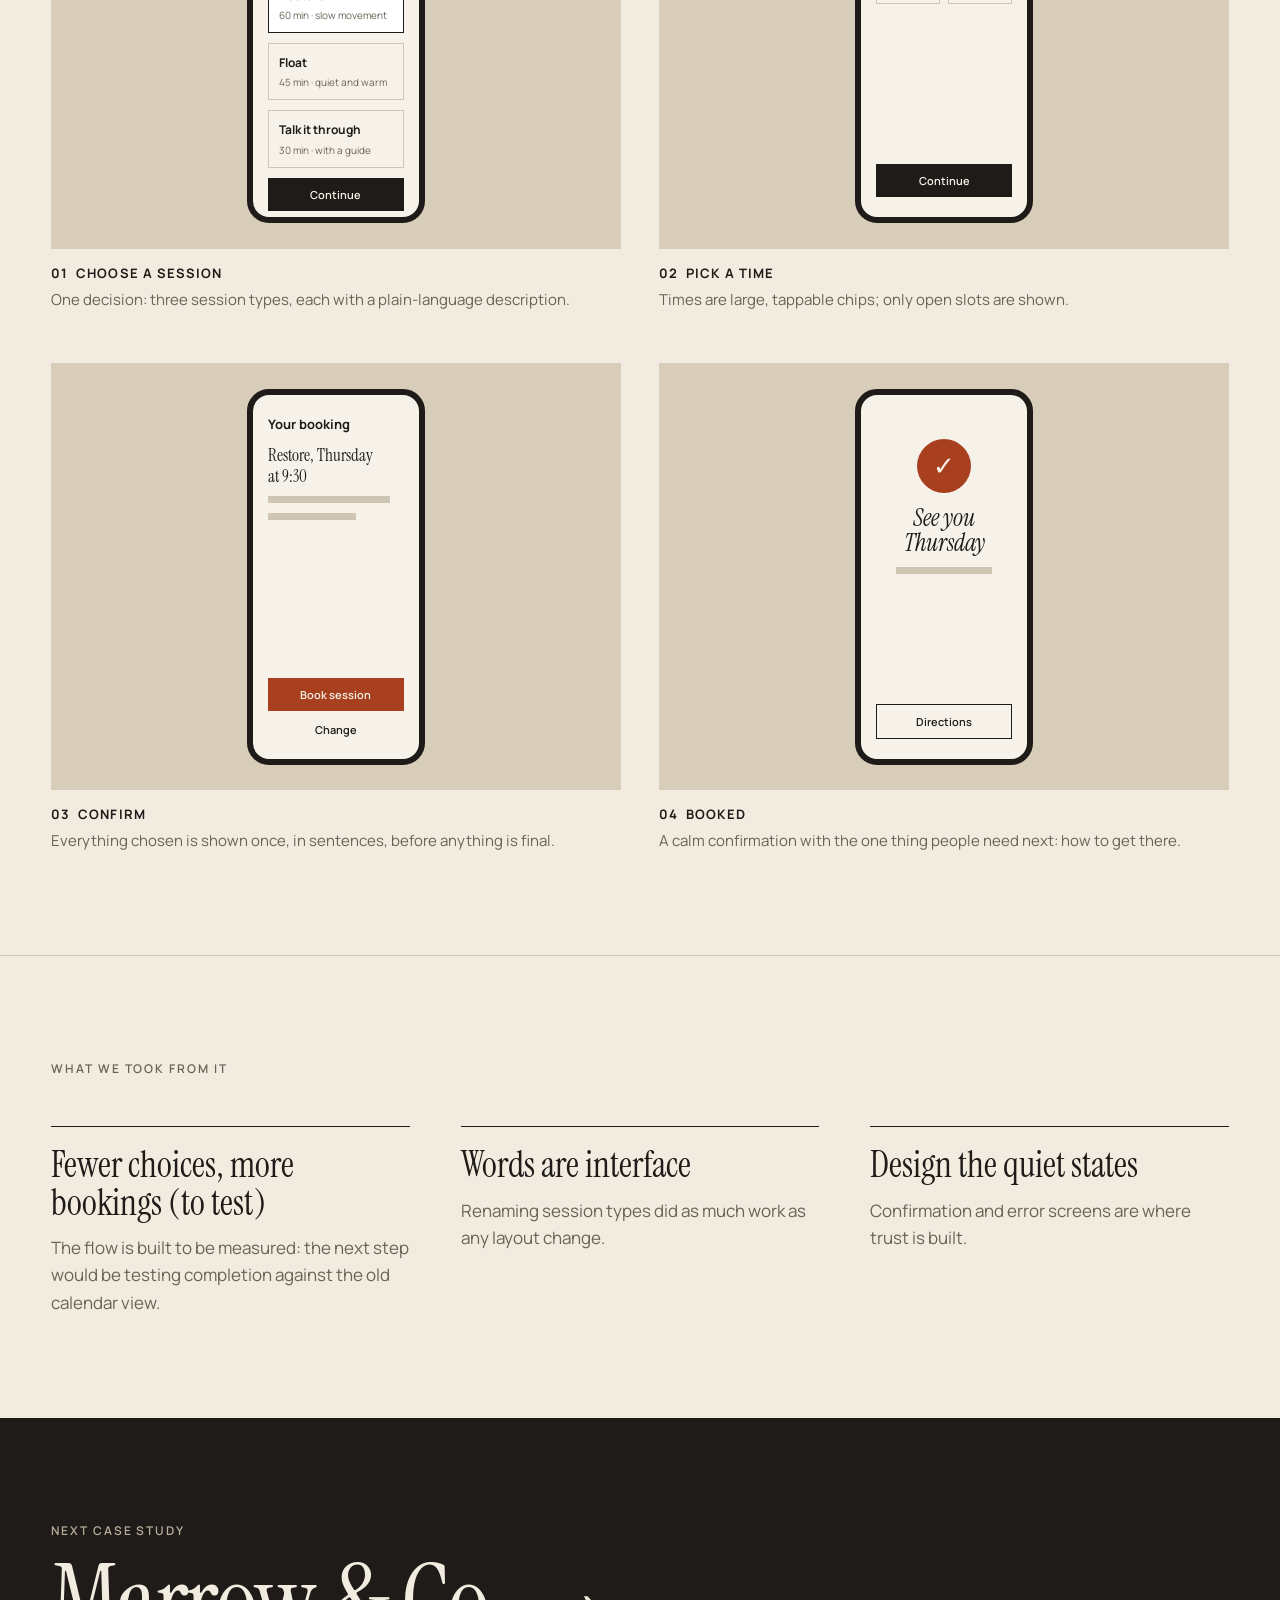
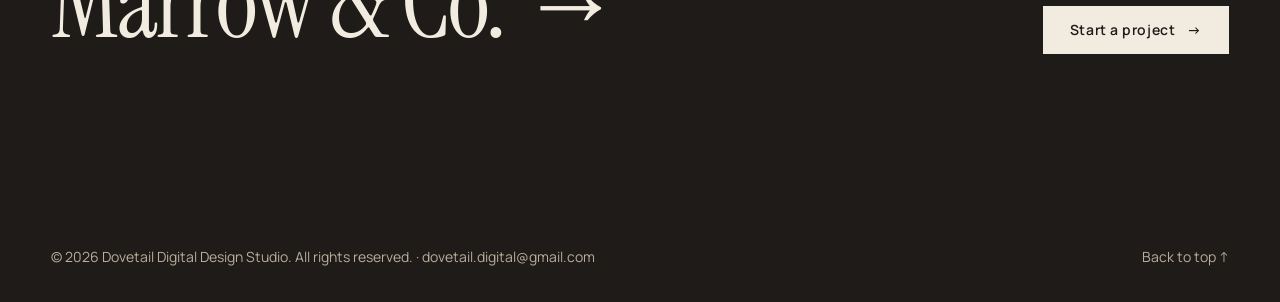
<file: case-study-tidewell.html>
<!DOCTYPE html>
<html lang="en">
<head>
<meta charset="utf-8">
<meta name="viewport" content="width=device-width, initial-scale=1">
<title>Tidewell — Case study · Dovetail</title>
<meta name="description" content="Case study: A booking experience for a seaside studio, designed so the hardest step, choosing a session, feels like the easiest.">
<link rel="preconnect" href="https://fonts.googleapis.com">
<link rel="preconnect" href="https://fonts.gstatic.com" crossorigin>
<link href="https://fonts.googleapis.com/css2?family=Instrument+Serif:ital@0;1&family=Manrope:wght@400;500;600;700&display=swap" rel="stylesheet">
<link rel="stylesheet" href="styles.css">
</head>
<body>

<header class="site-header">
  <div class="wrap">
    <div class="nav-row">
      <a class="brand" href="index.html" aria-label="Dovetail Digital Design Studio — home">
        <svg width="30" height="30" viewBox="0 0 32 32" aria-hidden="true"><rect x="16" y="0" width="16" height="32" fill="var(--accent)"/><path d="M0 0H16V11L21 8V24L16 21V32H0Z" fill="#1E1B18" stroke="var(--ground)" stroke-width="1.5"/></svg>
        <span class="serif">Dovetail</span>
      </a>
      <nav class="nav-links" aria-label="Primary">
        <a class="ul" href="index.html#work" aria-current="page">Work</a>
        <a class="ul" href="index.html#services">Services</a>
        <a class="ul" href="index.html#studio">Studio</a>
        <a class="ul" href="index.html#contact">Contact</a>
        <a class="cta" href="index.html#contact">Start a Project</a>
      </nav>
      <button class="burger" id="burger" aria-label="Menu" aria-expanded="false" aria-controls="mmenu"><i></i><i></i><i></i></button>
    </div>
    <nav class="mmenu" id="mmenu" aria-label="Mobile" hidden>
      <a href="index.html#work">Work</a>
      <a href="index.html#services">Services</a>
      <a href="index.html#studio">Studio</a>
      <a href="index.html#contact">Contact</a>
      <a href="index.html#contact" class="accent">Start a Project →</a>
    </nav>
  </div>
</header>

<main id="top">

<section class="cs-hero" style="background:#D8CDB8;color:#1E1B18">
  <div class="wrap">
    <a class="back" href="index.html#work">← All work</a>
    <p class="eyebrow" style="color:inherit;opacity:.75">Case study · UX/UI Design · Wellness · Concept</p>
    <h1 class="serif">Tidewell</h1>
    <p class="lede">A booking experience for a seaside studio, designed so the hardest step, choosing a session, feels like the easiest.</p>
  </div>
</section>

<section class="cs-sec">
  <div class="wrap">
    <dl class="cs-meta"><div><dt class="eyebrow">Type</dt><dd>UX/UI design</dd></div><div><dt class="eyebrow">Timeline</dt><dd>8 weeks (concept)</dd></div><div><dt class="eyebrow">Role</dt><dd>Research, journeys, interface, prototype</dd></div><div><dt class="eyebrow">Shipped</dt><dd>Four-step mobile booking flow and prototype</dd></div></dl>
    <p class="cs-note">This is a fictional concept project. There is no real client, and nothing here describes real results.</p>
  </div>
</section>

<section class="cs-sec cs-border">
  <div class="wrap cs-two">
    <div class="rv"><p class="eyebrow">The challenge</p><p class="cs-body">People arriving at a wellness studio's site are often tired or unsure what they need. A long list of class types and a calendar grid asks them to make several decisions at once, and many give up.</p></div>
    <div class="rv"><p class="eyebrow">The approach</p><p class="cs-body">We reduced booking to one decision per screen, wrote every label in plain language, and made touch targets generous. The calm look is a result of fewer choices, not extra decoration.</p></div>
  </div>
</section>

<section class="cs-sec cs-sand">
  <div class="wrap">
    <p class="eyebrow">The process</p>
    <h2 class="serif cs-h2">Four steps, <em>one thread.</em></h2>
    <ol class="cs-steps"><li class="rv"><span class="n serif" aria-hidden="true">01</span><div><h3 class="serif">Discover</h3><p>We mapped how someone goes from "I should do something for myself" to a confirmed booking, and marked every point where a person might stop. Most drop-off risk sat at the moment of choosing between session types.</p><p class="out">Output: journey map and problem statement</p></div></li><li class="rv"><span class="n serif" aria-hidden="true">02</span><div><h3 class="serif">Define</h3><p>The principle became "one decision per screen". Session types were rewritten around how a person feels, not how the studio schedules.</p><p class="out">Output: flow diagram and content model</p></div></li><li class="rv"><span class="n serif" aria-hidden="true">03</span><div><h3 class="serif">Design</h3><p>We drew the flow on paper first, then built high-fidelity screens at phone width. Contrast, touch size and focus order were set before colour.</p><p class="out">Output: interface design and component set</p></div></li><li class="rv"><span class="n serif" aria-hidden="true">04</span><div><h3 class="serif">Deliver</h3><p>A clickable prototype of all four steps, with notes on each state: empty, loading, error and success.</p><p class="out">Output: prototype and handoff notes</p></div></li></ol>
  </div>
</section>

<section class="cs-sec">
  <div class="wrap">
    <p class="eyebrow">What shipped</p>
    <h2 class="serif cs-h2">Screens shipped</h2>
    <p class="cs-sub">The four-step booking flow, in order.</p>
    <div class="shots"><figure class="shot"><div class="shot-art" style="background:#D8CDB8;aspect-ratio:4/3" role="img" aria-label="Choose a session: One decision: three session types, each with a plain-language description."><div class="phone" style="background:#F7F2E9"><div style="padding:12% 9%;display:flex;flex-direction:column;gap:10px;height:100%"><div class="serif" style="font-size:22px;font-style:italic">Tidewell</div><div style="font-weight:700;font-size:13px;margin-top:6px">What would help today?</div>
  <div class="opt on"><b>Restore</b><span>60 min · slow movement</span></div><div class="opt"><b>Float</b><span>45 min · quiet and warm</span></div><div class="opt"><b>Talk it through</b><span>30 min · with a guide</span></div>
  <div class="mbtn" style="margin-top:auto">Continue</div></div></div></div><figcaption><b>01 &nbsp;Choose a session</b><span>One decision: three session types, each with a plain-language description.</span></figcaption></figure><figure class="shot"><div class="shot-art" style="background:#D8CDB8;aspect-ratio:4/3" role="img" aria-label="Pick a time: Times are large, tappable chips; only open slots are shown."><div class="phone" style="background:#F7F2E9"><div style="padding:12% 9%;display:flex;flex-direction:column;gap:10px;height:100%"><div style="font-weight:700;font-size:13px">Thursday</div>
  <div style="display:grid;grid-template-columns:1fr 1fr;gap:8px"><div class="chip">8:00</div><div class="chip on">9:30</div><div class="chip">11:00</div><div class="chip">12:30</div><div class="chip">4:00</div><div class="chip">5:30</div></div>
  <div class="mbtn" style="margin-top:auto">Continue</div></div></div></div><figcaption><b>02 &nbsp;Pick a time</b><span>Times are large, tappable chips; only open slots are shown.</span></figcaption></figure><figure class="shot"><div class="shot-art" style="background:#D8CDB8;aspect-ratio:4/3" role="img" aria-label="Confirm: Everything chosen is shown once, in sentences, before anything is final."><div class="phone" style="background:#F7F2E9"><div style="padding:12% 9%;display:flex;flex-direction:column;gap:10px;height:100%"><div style="font-weight:700;font-size:13px">Your booking</div>
  <div style="font:400 17px/1.2 'Instrument Serif',serif">Restore, Thursday<br>at 9:30</div><div style="height:7px;width:90%;background:#CFC5B3;"></div><div style="height:7px;width:65%;background:#CFC5B3;"></div><div class="mbtn" style="margin-top:auto;background:var(--accent)">Book session</div><div style="text-align:center;font-size:11px;font-weight:600">Change</div></div></div></div><figcaption><b>03 &nbsp;Confirm</b><span>Everything chosen is shown once, in sentences, before anything is final.</span></figcaption></figure><figure class="shot"><div class="shot-art" style="background:#D8CDB8;aspect-ratio:4/3" role="img" aria-label="Booked: A calm confirmation with the one thing people need next: how to get there."><div class="phone" style="background:#F7F2E9"><div style="padding:12% 9%;display:flex;flex-direction:column;align-items:center;gap:12px;height:100%;text-align:center"><div style="width:54px;height:54px;border-radius:50%;background:var(--accent);margin-top:18%;display:flex;align-items:center;justify-content:center;color:#F7F2E9;font-size:26px">✓</div>
  <div class="serif" style="font-size:24px;line-height:1.05;font-style:italic">See you<br>Thursday</div><div style="height:7px;width:70%;background:#CFC5B3;"></div><div class="mbtn" style="margin-top:auto;width:100%;background:transparent;color:#1E1B18;border:1px solid #1E1B18">Directions</div></div></div></div><figcaption><b>04 &nbsp;Booked</b><span>A calm confirmation with the one thing people need next: how to get there.</span></figcaption></figure></div>
  </div>
</section>

<section class="cs-sec cs-border">
  <div class="wrap">
    <p class="eyebrow">What we took from it</p>
    <div class="cs-reflect"><div class="rv"><h3 class="serif">Fewer choices, more bookings (to test)</h3><p>The flow is built to be measured: the next step would be testing completion against the old calendar view.</p></div><div class="rv"><h3 class="serif">Words are interface</h3><p>Renaming session types did as much work as any layout change.</p></div><div class="rv"><h3 class="serif">Design the quiet states</h3><p>Confirmation and error screens are where trust is built.</p></div></div>
  </div>
</section>

<section class="cs-next">
  <div class="wrap">
    <div>
      <p class="eyebrow">Next case study</p>
      <a class="serif nxt" href="case-study-marrow-and-co.html">Marrow &amp; Co. <span aria-hidden="true">→</span></a>
    </div>
    <a class="btn" href="index.html#contact"><span>Start a project</span><span class="ar" aria-hidden="true">→</span></a>
  </div>
</section>

</main>

<footer>
  <div class="wrap">
    <div class="fbase" style="border-top:0;margin-top:0;padding-top:0">
      <span>© 2026 Dovetail Digital Design Studio. All rights reserved. · <a class="ul" href="mailto:dovetail.digital@gmail.com">dovetail.digital@gmail.com</a></span>
      <a class="ul" href="#top">Back to top ↑</a>
    </div>
  </div>
</footer>

<script src="script.js"></script>
</body>
</html>
</file>
<file: styles.css>
:root{--ground:#F1EBE0;--paper:#F7F2E9;--ink:#1E1B18;--muted:#6B6256;--line:#CFC5B3;--sand:#D8CDB8;--accent:#A8401F;}
html{scroll-behavior:smooth}
body{margin:0;background:var(--ground);color:var(--ink);font-family:'Manrope',system-ui,sans-serif;font-size:17px;line-height:1.6;-webkit-font-smoothing:antialiased}
*{box-sizing:border-box}
h1,h2,h3,p,ul,ol{margin:0;padding:0}
ul,ol{list-style:none}
.serif{font-family:'Instrument Serif','Times New Roman',serif;font-weight:400}
.wrap{max-width:1280px;margin:0 auto;padding:0 clamp(20px,4vw,56px)}
.eyebrow{font-size:12px;letter-spacing:.16em;text-transform:uppercase;font-weight:600;color:var(--muted)}
a{color:inherit;text-decoration:none}
.ul{background:linear-gradient(currentColor,currentColor) 0 100%/0 1px no-repeat;transition:background-size .35s ease;padding-bottom:2px}
.ul:hover,.ul:focus-visible{background-size:100% 1px}
.btn{display:inline-flex;align-items:center;gap:12px;min-height:48px;padding:0 26px;font:600 14px/1 'Manrope',sans-serif;letter-spacing:.04em;border:1px solid var(--ink);background:var(--ink);color:var(--ground);cursor:pointer;transition:background .25s,color .25s,border-color .25s}
.btn .ar{display:inline-block;transition:transform .25s}
.btn:hover,.btn:focus-visible{background:var(--accent);border-color:var(--accent)}
.btn:hover .ar,.btn:focus-visible .ar{transform:translateX(5px)}
.btn2{background:transparent;color:var(--ink)}
.btn2:hover,.btn2:focus-visible{background:var(--ink);border-color:var(--ink);color:var(--ground)}
.cta{display:inline-flex;align-items:center;min-height:44px;padding:0 20px;border:1px solid var(--ink);font:600 13px/1 'Manrope',sans-serif;letter-spacing:.05em;transition:background .25s,color .25s}
.cta:hover,.cta:focus-visible{background:var(--ink);color:var(--ground)}
a:focus-visible,button:focus-visible,input:focus-visible,select:focus-visible,textarea:focus-visible{outline:2px solid var(--accent);outline-offset:3px}

/* header */
.site-header{position:sticky;top:0;z-index:20;background:var(--ground);border-bottom:1px solid var(--line)}
.nav-row{display:flex;align-items:center;justify-content:space-between;min-height:76px;gap:24px}
.brand{display:flex;align-items:center;gap:12px}
.brand span{font-size:30px;line-height:1;letter-spacing:-.01em}
.nav-links{display:flex;align-items:center;gap:36px;font-size:14px;font-weight:600;letter-spacing:.04em}
.burger{display:none;width:44px;height:44px;background:none;border:1px solid var(--ink);cursor:pointer;align-items:center;justify-content:center;flex-direction:column;gap:6px;padding:0}
.burger i{display:block;width:20px;height:1.5px;background:var(--ink);transition:transform .3s,opacity .3s}
.burger.on i:nth-child(1){transform:translateY(7.5px) rotate(45deg)}
.burger.on i:nth-child(2){opacity:0}
.burger.on i:nth-child(3){transform:translateY(-7.5px) rotate(-45deg)}
.mmenu{display:none}
@media (max-width:860px){
 .nav-links{display:none}
 .burger{display:flex}
 .mmenu:not([hidden]){display:flex;flex-direction:column;border-top:1px solid var(--line);padding-bottom:24px;animation:drop .35s ease both}
 .mmenu a{padding:18px 0;border-bottom:1px solid var(--line);font:400 32px/1.1 'Instrument Serif',serif;min-height:44px}
}
@keyframes drop{from{opacity:0;transform:translateY(-8px)}to{opacity:1;transform:none}}

/* hero */
.hero{padding:clamp(40px,6vw,88px) 0 clamp(64px,9vw,128px);overflow:hidden}
.hero-grid{display:grid;grid-template-columns:repeat(auto-fit,minmax(min(440px,100%),1fr));gap:clamp(40px,5vw,72px);align-items:center}
.kicker{font-weight:700;font-size:clamp(15px,1.6vw,19px);letter-spacing:.3em;line-height:1.5}
.kicker span{font-weight:500;color:var(--muted);letter-spacing:.24em;font-size:.82em}
.hero h1{font-size:clamp(52px,8.6vw,132px);line-height:.94;letter-spacing:-.025em;margin-top:clamp(28px,4vw,56px)}
.hero h1 em,.accent{color:var(--accent)}
.hero .lede{max-width:520px;margin-top:clamp(24px,3vw,40px);font-size:clamp(17px,1.5vw,20px);color:var(--muted)}
.hero-cta{display:flex;flex-wrap:wrap;gap:16px;margin-top:40px}
.hero-art{position:relative;max-width:560px;width:100%;justify-self:center}
.hero-art svg{width:100%;height:auto;display:block;overflow:visible}

/* section heads */
.sec{padding:clamp(64px,9vw,128px) 0}
.sec-head{display:grid;grid-template-columns:repeat(auto-fit,minmax(min(380px,100%),1fr));gap:32px;align-items:end;margin-bottom:clamp(48px,6vw,88px)}
.sec-head h2,.big h2{font-size:clamp(44px,6.4vw,92px);line-height:.98;letter-spacing:-.02em;margin-top:20px}
.sec-head .side{max-width:460px;color:var(--muted);justify-self:end}

/* work */
#work{border-top:1px solid var(--line)}
.wk{display:grid;grid-template-columns:repeat(3,minmax(0,1fr));gap:clamp(40px,5vw,64px) clamp(20px,2.5vw,40px);align-items:start}
.wk .off{margin-top:clamp(0px,9vw,140px)}
@media (max-width:1000px){.wk{grid-template-columns:repeat(2,minmax(0,1fr))}}
@media (max-width:640px){.wk{grid-template-columns:minmax(0,1fr)}}
.art{position:relative;overflow:hidden;transition:transform .6s cubic-bezier(.2,.7,.2,1)}
.art .inner{position:absolute;inset:0;transition:transform .8s cubic-bezier(.2,.7,.2,1)}
.pc:hover .art,.pc:focus-within .art{transform:scale(.985)}
.pc:hover .art .inner{transform:scale(1.04)}
.pmeta{display:flex;justify-content:space-between;gap:16px;margin:20px 0 10px}
.pc h3{font-size:clamp(34px,3.4vw,48px);line-height:1;letter-spacing:-.01em}
.pc .desc{margin-top:12px;color:var(--muted)}
.pc .tags{margin-top:12px;font-size:14px;font-weight:600}
.pbtn{background:none;border:0;border-top:1px solid var(--ink);padding:14px 0 0;width:100%;display:flex;justify-content:space-between;font:600 13px/1.4 'Manrope',sans-serif;letter-spacing:.06em;text-transform:uppercase;color:var(--ink);cursor:pointer;min-height:48px;text-align:left}
.pbtn:hover{color:var(--accent)}
.brief{margin-top:12px;padding-bottom:8px;font-size:15px;color:var(--muted)}
.pbtn-wrap{margin-top:20px}
.abs{position:absolute}
.flex-col{display:flex;flex-direction:column;gap:10px}

/* services */
#services{background:var(--ink);color:var(--ground)}
#services .eyebrow{color:#B9AE9C}
#services .side{color:#C9BFAE}
.slist{border-bottom:1px solid var(--ground)}
.srow{width:100%;background:none;border:0;border-top:1px solid var(--ground);padding:28px 0;display:grid;grid-template-columns:64px minmax(0,1fr) 40px;gap:16px;align-items:baseline;text-align:left;cursor:pointer;color:var(--ground);font:inherit;min-height:48px}
.srow:hover .sname{color:var(--accent);transform:translateX(8px)}
.sname{display:block;font-size:clamp(34px,4.6vw,64px);line-height:1;letter-spacing:-.015em;transition:transform .35s ease,color .25s}
.snum{font-size:13px;font-weight:600;letter-spacing:.14em;color:#B9AE9C}
.sline{display:block;margin-top:10px;color:#C9BFAE;max-width:560px}
.ssign{font-size:28px;line-height:1;text-align:right}
.sitems{display:grid;grid-template-columns:repeat(auto-fit,minmax(min(260px,100%),1fr));gap:6px 40px;padding:0 0 36px 80px;color:#E4DBCB;font-size:16px}
.sitems[hidden]{display:none}
.sitems li{padding:8px 0;border-bottom:1px solid #3d362f}
@media (max-width:560px){.sitems{padding-left:0}.srow{grid-template-columns:40px minmax(0,1fr) 28px}}

/* philosophy */
#studio{padding:clamp(72px,10vw,150px) 0}
#studio h2{font-size:clamp(46px,7.6vw,116px);line-height:.96;letter-spacing:-.025em;max-width:1100px;margin-top:24px}
#studio .lead{max-width:620px;margin-top:clamp(28px,4vw,48px);font-size:clamp(18px,1.7vw,22px);color:var(--muted)}
.principles{display:grid;grid-template-columns:repeat(auto-fit,minmax(min(280px,100%),1fr));gap:clamp(32px,4vw,56px);margin-top:clamp(56px,8vw,112px)}
.principles>div{border-top:1px solid var(--ink);padding-top:24px}
.principles h3{font-size:clamp(30px,3vw,42px);line-height:1.05;margin-top:16px}
.principles p.t{margin-top:14px;color:var(--muted)}

/* process */
#process{background:var(--sand)}
#process .eyebrow{color:#4F473C}
#process h2{max-width:900px}
.steps{margin-top:clamp(48px,6vw,88px);display:grid;grid-template-columns:repeat(auto-fit,minmax(min(240px,100%),1fr))}
.steps li{padding:28px 28px 40px 0;border-top:2px solid var(--ink)}
.steps li:last-child{padding-right:0}
.steps .n{font-size:clamp(64px,7vw,104px);line-height:1;color:var(--accent)}
.steps h3{font-size:36px;line-height:1.05;margin-top:20px}
.steps p{margin-top:12px;color:#4F473C}

/* studio intro */
.intro{padding:clamp(72px,10vw,150px) 0}
.intro-grid{display:grid;grid-template-columns:repeat(auto-fit,minmax(min(380px,100%),1fr));gap:clamp(32px,5vw,80px);align-items:center}
.intro h2{font-size:clamp(46px,6.8vw,100px);line-height:.96;letter-spacing:-.025em;margin-top:20px}
.intro p.t{max-width:540px;margin-top:32px;font-size:clamp(17px,1.5vw,20px);color:var(--muted)}
.mark{position:relative;aspect-ratio:1/1;max-width:520px;width:100%;justify-self:center}

/* contact */
#contact{background:var(--paper);border-top:1px solid var(--line)}
.contact-grid{display:grid;grid-template-columns:repeat(auto-fit,minmax(min(380px,100%),1fr));gap:clamp(40px,6vw,96px);align-items:start}
#contact h2{font-size:clamp(44px,6.2vw,92px);line-height:.98;letter-spacing:-.02em;margin-top:20px}
.field{display:flex;flex-direction:column;gap:8px}
.field label{font-size:12px;letter-spacing:.14em;text-transform:uppercase;font-weight:600;color:var(--muted)}
.field input,.field select,.field textarea{font:500 17px/1.4 'Manrope',sans-serif;color:var(--ink);background:transparent;border:0;border-bottom:1px solid var(--ink);padding:10px 0;min-height:48px;border-radius:0;width:100%}
.field textarea{resize:vertical;min-height:120px}
.field input::placeholder,.field textarea::placeholder{color:#7d7366}
.err{color:#9A2F12;font-size:14px;font-weight:600}
.err[hidden]{display:none}
form{display:grid;gap:28px}
.thanks{border:1px solid var(--ink);padding:clamp(28px,4vw,48px);background:var(--ground)}
.thanks[hidden],form[hidden]{display:none}

/* footer */
footer{background:var(--ink);color:var(--ground);padding:clamp(56px,7vw,96px) 0 32px;overflow:hidden}
.fgrid{display:grid;grid-template-columns:repeat(auto-fit,minmax(min(200px,100%),1fr));gap:40px}
.fbrand{grid-column:span 2;min-width:min(320px,100%)}
.flink{display:inline-block;padding:8px 0;min-height:44px}
footer .eyebrow{color:#B9AE9C}
.fbig{font-size:clamp(72px,19vw,290px);line-height:.85;letter-spacing:-.04em;margin-top:clamp(40px,6vw,80px);color:#2B2621;white-space:nowrap}
.fbase{display:flex;flex-wrap:wrap;justify-content:space-between;gap:12px;border-top:1px solid #3d362f;padding-top:20px;margin-top:24px;font-size:14px;color:#B9AE9C}

/* motion */
@media (prefers-reduced-motion:no-preference){
 .hin{animation:hin 1s cubic-bezier(.2,.7,.2,1) both}
 @keyframes hin{from{opacity:0;transform:translateY(24px)}to{opacity:1;transform:none}}
 .slide-a{animation:sa 1.3s cubic-bezier(.2,.7,.2,1) .3s both}
 .slide-b{animation:sb 1.3s cubic-bezier(.2,.7,.2,1) .3s both}
 @keyframes sa{from{transform:translateX(-36px)}to{transform:none}}
 @keyframes sb{from{transform:translateX(36px)}to{transform:none}}
 @supports (animation-timeline:view()){
  .rv{animation:rv linear both;animation-timeline:view();animation-range:entry 0% cover 30%}
  @keyframes rv{from{opacity:0;transform:translateY(32px)}to{opacity:1;transform:none}}
 }
}

/* view case study link on cards */
.pview{display:flex;justify-content:space-between;align-items:center;margin-top:20px;min-height:48px;padding-top:14px;border-top:1px solid var(--ink);font:600 13px/1.4 'Manrope',sans-serif;letter-spacing:.06em;text-transform:uppercase;color:var(--ink)}
.pview span{display:inline-block;transition:transform .25s}
.pview:hover,.pview:focus-visible{color:var(--accent)}
.pview:hover span,.pview:focus-visible span{transform:translateX(6px)}
.pview+.pbtn-wrap{margin-top:0}

/* case study pages */
.cs-hero{padding:clamp(40px,6vw,80px) 0 clamp(56px,8vw,112px)}
.cs-hero .back{display:inline-block;font-size:13px;font-weight:600;letter-spacing:.06em;margin-bottom:clamp(40px,6vw,88px);min-height:44px;padding-top:10px;opacity:.85}
.cs-hero .back:hover{opacity:1;text-decoration:underline}
.cs-hero h1{font-size:clamp(64px,12vw,180px);line-height:.92;letter-spacing:-.03em;margin-top:20px}
.cs-hero .lede{max-width:620px;margin-top:clamp(24px,3vw,40px);font-size:clamp(18px,1.7vw,22px);opacity:.88}
.cs-sec{padding:clamp(56px,8vw,112px) 0}
.cs-border{border-top:1px solid var(--line)}
.cs-sand{background:var(--sand)}
.cs-sand .eyebrow{color:#4F473C}
.cs-meta{display:grid;grid-template-columns:repeat(auto-fit,minmax(min(220px,100%),1fr));gap:32px;margin:0}
.cs-meta>div{border-top:1px solid var(--ink);padding-top:16px}
.cs-meta dd{margin:8px 0 0;font-size:17px;font-weight:600}
.cs-note{margin-top:32px;font-size:14px;color:var(--muted)}
.cs-two{display:grid;grid-template-columns:repeat(auto-fit,minmax(min(380px,100%),1fr));gap:clamp(32px,5vw,80px)}
.cs-body{margin-top:16px;font-size:clamp(18px,1.7vw,22px);line-height:1.5;max-width:560px}
.cs-h2{font-size:clamp(44px,6vw,84px);line-height:.98;letter-spacing:-.02em;margin-top:18px}
.cs-h2 em{color:var(--accent)}
.cs-sub{margin-top:16px;color:var(--muted)}
.cs-steps{margin-top:clamp(40px,6vw,72px);display:grid;gap:0}
.cs-steps li{display:grid;grid-template-columns:clamp(72px,10vw,150px) minmax(0,1fr);gap:20px;padding:clamp(24px,3vw,40px) 0;border-top:2px solid var(--ink)}
.cs-steps li:last-child{border-bottom:2px solid var(--ink)}
.cs-steps .n{font-size:clamp(56px,7vw,104px);line-height:1;color:var(--accent)}
.cs-steps h3{font-size:clamp(32px,3.4vw,48px);line-height:1.05}
.cs-steps p{margin-top:12px;max-width:640px;color:#4F473C}
.cs-steps p.out{font-size:13px;font-weight:700;letter-spacing:.08em;text-transform:uppercase;color:var(--ink)}
.shots{margin-top:clamp(32px,5vw,56px);display:grid;grid-template-columns:repeat(2,minmax(0,1fr));gap:clamp(32px,4vw,56px) clamp(20px,3vw,40px)}
.shot{margin:0}
.shot.wide{grid-column:1/-1}
.shot-art{position:relative;overflow:hidden;width:100%;display:flex;align-items:center;justify-content:center}
.shot figcaption{margin-top:14px;display:grid;gap:4px;font-size:15px}
.shot figcaption b{font-size:13px;letter-spacing:.08em;text-transform:uppercase}
.shot figcaption span{color:var(--muted)}
@media (max-width:760px){.shots{grid-template-columns:minmax(0,1fr)}.cs-steps li{grid-template-columns:56px minmax(0,1fr)}}
.sw{font:600 9px/1 Manrope,sans-serif;letter-spacing:.1em;text-transform:uppercase;margin:6px 0 0}
.phone{height:88%;aspect-ratio:9/19;max-width:90%;border-radius:22px;border:6px solid #1E1B18;overflow:hidden;position:relative;font-family:Manrope,sans-serif;color:#1E1B18}
.opt{display:grid;gap:2px;padding:9px 10px;border:1px solid #CFC5B3;background:#F7F2E9}
.opt.on{border-color:#1E1B18;background:#fff}
.opt b{font-size:12px}
.opt span{font-size:10px;color:#6B6256}
.chip{padding:8px;text-align:center;font:600 10px/1 Manrope,sans-serif;border:1px solid #CFC5B3;background:#F7F2E9;color:#1E1B18}
.chip.on{background:#1E1B18;color:#F7F2E9;border-color:#1E1B18}
.mbtn{padding:11px;text-align:center;font:600 11px/1 Manrope,sans-serif;background:#1E1B18;color:#F7F2E9}
.browser{width:88%;max-height:90%;background:#F7F2E9;box-shadow:0 14px 40px rgba(0,0,0,.18);display:flex;flex-direction:column;overflow:hidden;font-family:Manrope,sans-serif;color:#1E1B18;aspect-ratio:auto}
.bchrome{display:flex;align-items:center;gap:5px;padding:7px 10px;background:#E7DECB;border-bottom:1px solid #CFC5B3;flex:none}
.bchrome i{width:7px;height:7px;border-radius:50%;background:#B9AE9C}
.bchrome span{margin-left:8px;font-size:9px;color:#6B6256}
.bbody{position:relative;flex:1;overflow:hidden;min-height:0}
.cs-reflect{margin-top:clamp(28px,4vw,48px);display:grid;grid-template-columns:repeat(auto-fit,minmax(min(280px,100%),1fr));gap:clamp(28px,4vw,56px)}
.cs-reflect>div{border-top:1px solid var(--ink);padding-top:20px}
.cs-reflect h3{font-size:clamp(28px,2.8vw,38px);line-height:1.05}
.cs-reflect p{margin-top:12px;color:var(--muted)}
.cs-next{background:var(--ink);color:var(--ground);padding:clamp(56px,8vw,104px) 0}
.cs-next .wrap{display:flex;flex-wrap:wrap;gap:32px;justify-content:space-between;align-items:end}
.cs-next .eyebrow{color:#B9AE9C}
.cs-next .nxt{display:inline-block;margin-top:12px;font-size:clamp(48px,8vw,112px);line-height:1;letter-spacing:-.02em;transition:color .25s}
.cs-next .nxt:hover,.cs-next .nxt:focus-visible{color:var(--accent)}
.cs-next .btn{background:var(--ground);color:var(--ink);border-color:var(--ground)}
.cs-next .btn:hover,.cs-next .btn:focus-visible{background:var(--accent);border-color:var(--accent);color:var(--ground)}
.shot.wide .browser{height:86%;max-height:none}

/* real case study + featured card */
.cs-img{display:block;width:100%;height:auto;background:#E7DECB}
.cs-fig{margin:0}
.cs-fig figcaption{margin-top:10px;font-size:14px;color:var(--muted)}
.mood{margin-top:clamp(28px,4vw,48px);columns:3 240px;column-gap:clamp(12px,2vw,24px)}
.mood .cs-fig{break-inside:avoid;margin-bottom:clamp(12px,2vw,24px)}
.cs-sys{align-items:start;margin-bottom:clamp(28px,4vw,48px)}
.pal{display:grid;grid-template-columns:repeat(2,minmax(0,1fr));gap:12px}
.pal li{display:grid;gap:4px}
.pal span{display:block;aspect-ratio:3/2;border:1px solid var(--line)}
.pal b{font-size:13px;letter-spacing:.06em;text-transform:uppercase}
.pal code{font:500 13px/1 ui-monospace,Menlo,monospace;color:var(--muted)}
.cs-list{margin-top:24px;display:grid;grid-template-columns:repeat(auto-fit,minmax(min(300px,100%),1fr));gap:0 40px}
.cs-list li{padding:10px 0;border-bottom:1px solid #b9ae9c;font-weight:600}
.cs-screens{margin-top:clamp(32px,5vw,56px);display:grid;grid-template-columns:repeat(2,minmax(0,1fr));gap:clamp(20px,3vw,40px);align-items:start}
@media (max-width:760px){.cs-screens{grid-template-columns:minmax(0,1fr)}}
.cs-confirm{margin-top:clamp(20px,3vw,40px);max-width:480px}
.feat{display:grid;grid-template-columns:repeat(auto-fit,minmax(min(380px,100%),1fr));gap:clamp(24px,4vw,64px);align-items:center;margin-bottom:clamp(56px,8vw,112px)}
.feat .art{aspect-ratio:4/3;background:#0A0A0A}
.feat .art img{position:absolute;inset:0;width:100%;height:100%;object-fit:cover;object-position:top;transition:transform .8s cubic-bezier(.2,.7,.2,1)}
.feat:hover .art img{transform:scale(1.04)}
.feat h3{font-size:clamp(44px,5vw,72px);line-height:1;letter-spacing:-.015em}
.feat .badge{display:inline-block;padding:4px 10px;background:var(--accent);color:var(--paper);font-size:11px;font-weight:700;letter-spacing:.14em;text-transform:uppercase}

/* clean work grid */
.wk .art{aspect-ratio:4/3!important}
.wk .pc h3{font-size:clamp(30px,2.6vw,38px)}
.wk .pc .desc{font-size:16px}
.wk .pc.wide{grid-column:span 2}
@media (min-width:1001px){.wk .pc.wide .art{aspect-ratio:17/6!important}}
@media (max-width:1000px){.wk .pc.wide{grid-column:1/-1}.wk .pc.wide .art{aspect-ratio:2/1!important}}
@media (max-width:640px){.wk .pc.wide .art{aspect-ratio:4/3!important}}
.more-head{display:flex;justify-content:space-between;gap:16px;flex-wrap:wrap;padding-top:20px;margin-bottom:clamp(28px,4vw,48px);border-top:1px solid var(--ink)}
.feat .art{display:block}
.soon-row{display:flex;justify-content:space-between;align-items:center;margin-top:20px;min-height:48px;padding-top:14px;border-top:1px dashed var(--muted);font:600 13px/1.4 'Manrope',sans-serif;letter-spacing:.06em;text-transform:uppercase;color:var(--muted)}
.pc.soon:hover .art,.pc.soon:focus-within .art{transform:none}

/* Crewnox cover */
.cov-crewnox{background:#0A0A0A;font-family:'Manrope',sans-serif}
.cx-glow{position:absolute;right:-18%;top:-30%;width:85%;aspect-ratio:1;border-radius:50%;background:radial-gradient(circle at 40% 40%,#1040B7 0,rgba(16,64,183,.6) 38%,transparent 68%)}
.cx-glow2{position:absolute;left:-20%;bottom:-40%;width:70%;aspect-ratio:1;border-radius:50%;background:radial-gradient(circle,rgba(196,151,254,.55) 0,transparent 66%)}
.cx-nav{position:absolute;left:7%;right:7%;top:7%;display:flex;justify-content:space-between;align-items:center}
.cx-logo{font-weight:800;font-size:clamp(11px,1.2vw,15px);letter-spacing:-.02em;color:#F7F7F7}
.cx-pill{background:#007FFF;color:#fff;font-weight:600;font-size:clamp(7px,.75vw,10px);padding:.7em 1.3em;border-radius:99px}
.cx-title{position:absolute;left:7%;top:22%;font-weight:800;font-size:clamp(44px,7.4vw,104px);line-height:.9;letter-spacing:-.045em;color:#F7F7F7}
.cx-sub{position:absolute;left:7.4%;top:calc(22% + clamp(44px,7.4vw,104px) * .95);font-weight:700;font-size:clamp(8px,.85vw,11px);letter-spacing:.34em;color:#C497FE}
.cx-cards{position:absolute;left:7%;right:7%;bottom:8%;display:grid;grid-template-columns:repeat(3,1fr);gap:clamp(6px,.9vw,12px)}
.cx-card{background:rgba(247,247,247,.07);border:1px solid rgba(247,247,247,.2);border-radius:10px;padding:clamp(7px,1vw,14px);min-height:clamp(54px,7vw,100px);display:flex;flex-direction:column;gap:6px;color:#F7F7F7}
.cx-card small{font-size:clamp(7px,.7vw,9px);color:#C497FE;font-weight:700}
.cx-card b{font-size:clamp(9px,1vw,13px);line-height:1.1}
.cx-card em{font-style:normal;margin-top:auto;font-size:clamp(7px,.7vw,9px);color:#7DB6FF}
.cx-card i{display:block;height:5px;width:85%;background:rgba(247,247,247,.28);border-radius:3px}
.cx-hero{background:#0A0A0A;color:#F7F7F7;position:relative;overflow:hidden}
.cx-hero::before{content:"";position:absolute;right:-12%;top:-40%;width:60vw;max-width:760px;aspect-ratio:1;border-radius:50%;background:radial-gradient(circle,#1040B7 0,rgba(16,64,183,.5) 40%,transparent 68%)}
.cx-hero::after{content:"";position:absolute;left:-14%;bottom:-60%;width:46vw;max-width:560px;aspect-ratio:1;border-radius:50%;background:radial-gradient(circle,rgba(196,151,254,.5) 0,transparent 66%)}
.cx-hero .wrap{position:relative;z-index:1}
.cx-h1{font:800 clamp(64px,13vw,200px)/.9 'Manrope',sans-serif;letter-spacing:-.05em;margin-top:20px}
.cx-lede{font-size:clamp(20px,2.2vw,30px)!important;max-width:760px!important}
.cs-facts{grid-template-columns:1fr!important;gap:20px!important}
.cx-path{margin-top:20px;display:grid;grid-template-columns:repeat(auto-fit,minmax(min(200px,100%),1fr));gap:0}
.cx-path li{padding:20px 20px 24px 0;border-top:2px solid var(--ink)}
.cx-path li span{font-size:44px;line-height:1;color:var(--accent);display:block}
.cx-path li b{display:block;margin-top:10px}
.cx-path li p{margin-top:6px;font-size:15px;color:var(--muted)}
.cx-icons{margin-top:clamp(28px,4vw,48px);display:flex;gap:24px;flex-wrap:wrap;align-items:flex-start}
.cx-icons .cs-img{width:auto;max-width:min(284px,100%);background:transparent}
.cs-fig figcaption{display:grid;gap:4px}
.cs-fig figcaption b{font-size:13px;letter-spacing:.06em;text-transform:uppercase;color:var(--ink)}

/* Gatehouse cover */
.cov-gate{background:#1F4D2E;font-family:'Manrope',sans-serif}
.gt-sun{position:absolute;right:6%;top:-22%;width:44%;aspect-ratio:1;border-radius:50%;background:#F2C230}
.gt-badge{position:absolute;left:7%;top:9%;background:#E8742A;color:#FFF3C9;font-weight:800;font-size:clamp(8px,.8vw,11px);letter-spacing:.16em;text-transform:uppercase;padding:.7em 1.2em;border-radius:99px}
.gt-name{position:absolute;left:7%;top:24%;color:#FFF3C9;font-size:clamp(34px,4.4vw,64px);line-height:.95;font-style:italic;letter-spacing:-.02em}
.gt-sub{position:absolute;left:7.3%;top:calc(24% + clamp(34px,4.4vw,64px));font-weight:700;font-size:clamp(7px,.75vw,10px);letter-spacing:.3em;color:#F2C230}
.gt-post{position:absolute;left:7%;bottom:0;width:4%;height:26%;background:#E8742A}
.gt-arm{position:absolute;left:8%;bottom:20%;width:42%;height:7%;background:repeating-linear-gradient(115deg,#F2C230 0 5%,#E8742A 5% 10%);transform-origin:left center;transform:rotate(-5deg);border-radius:3px}
.gt-pass{position:absolute;right:8%;bottom:9%;width:21%;min-width:70px;aspect-ratio:3/4;background:#FFF3C9;border-radius:8px;padding:5%;display:flex;flex-direction:column;gap:6px;color:#1F4D2E;box-shadow:0 10px 30px rgba(0,0,0,.25)}
.gt-pass b{font-size:clamp(6px,.7vw,9px);letter-spacing:.14em}
.gt-pass i{display:block;height:5px;width:85%;background:#1F4D2E;opacity:.35;border-radius:3px}
.gt-photo{width:34%!important;height:auto!important;aspect-ratio:1;border-radius:50%!important;background:#E8742A!important;opacity:1!important}
.gt-qr{margin-top:auto;width:36%;aspect-ratio:1;background:conic-gradient(#1F4D2E 25%,#FFF3C9 0 50%,#1F4D2E 0 75%,#FFF3C9 0) 0 0/50% 50%}
@media (max-width:1000px){.gt-arm{width:48%}.gt-pass{width:24%}}
@media (max-width:640px){.gt-name{font-size:clamp(30px,9vw,44px)}.gt-sub{top:calc(24% + clamp(30px,9vw,44px));font-size:7px}.gt-pass{width:28%}}
</file>
